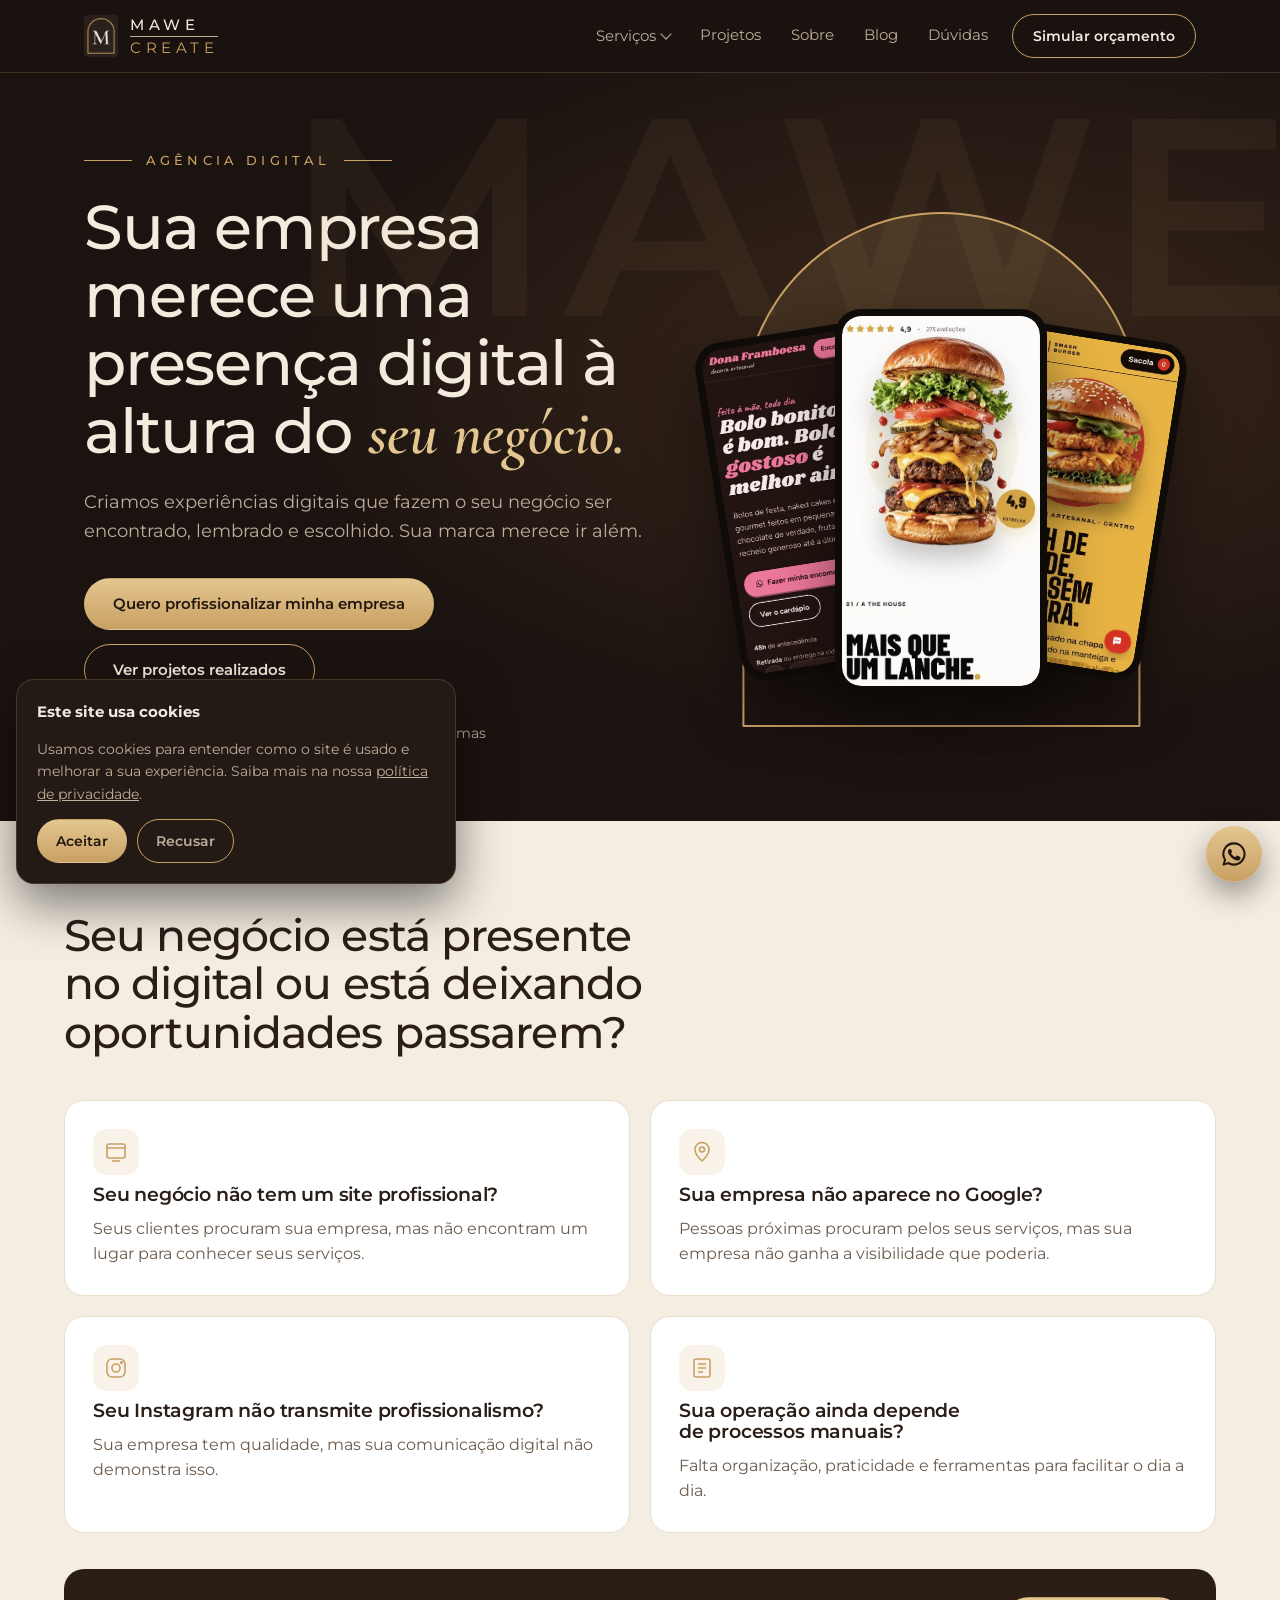
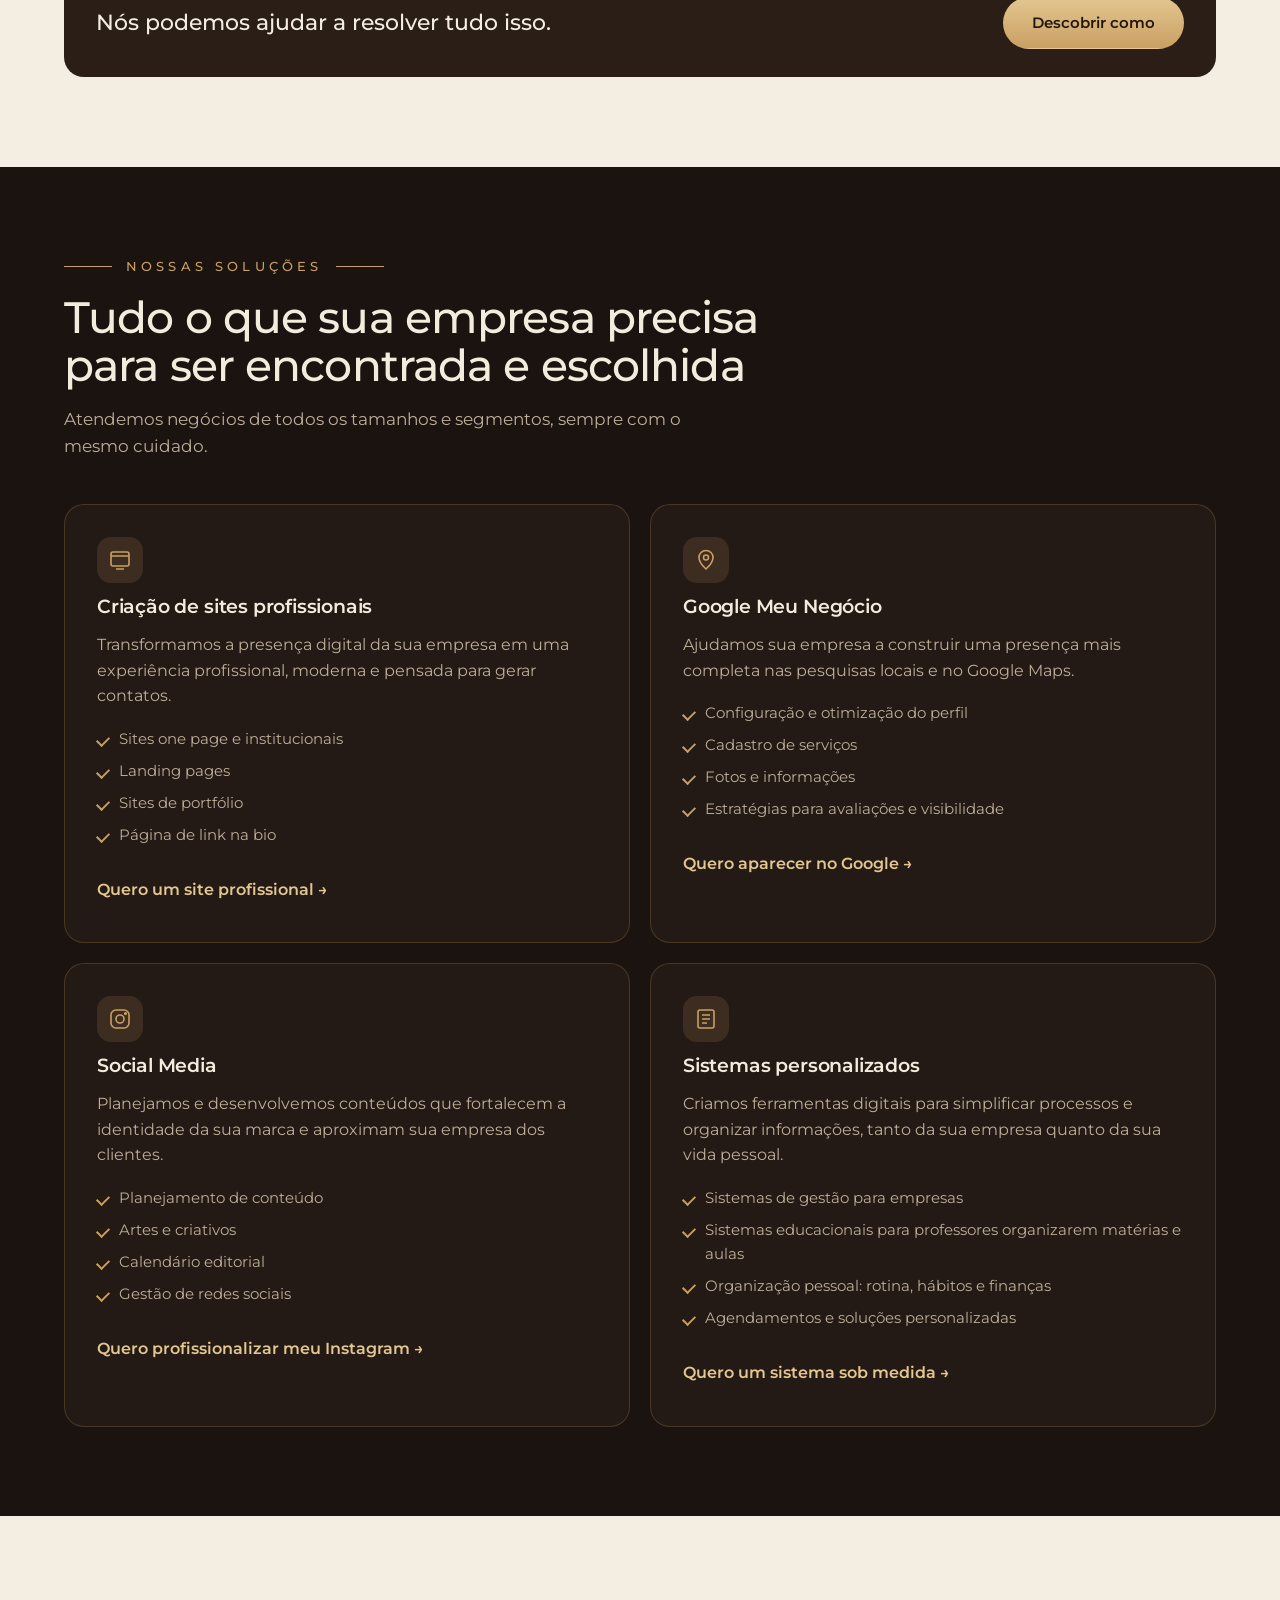
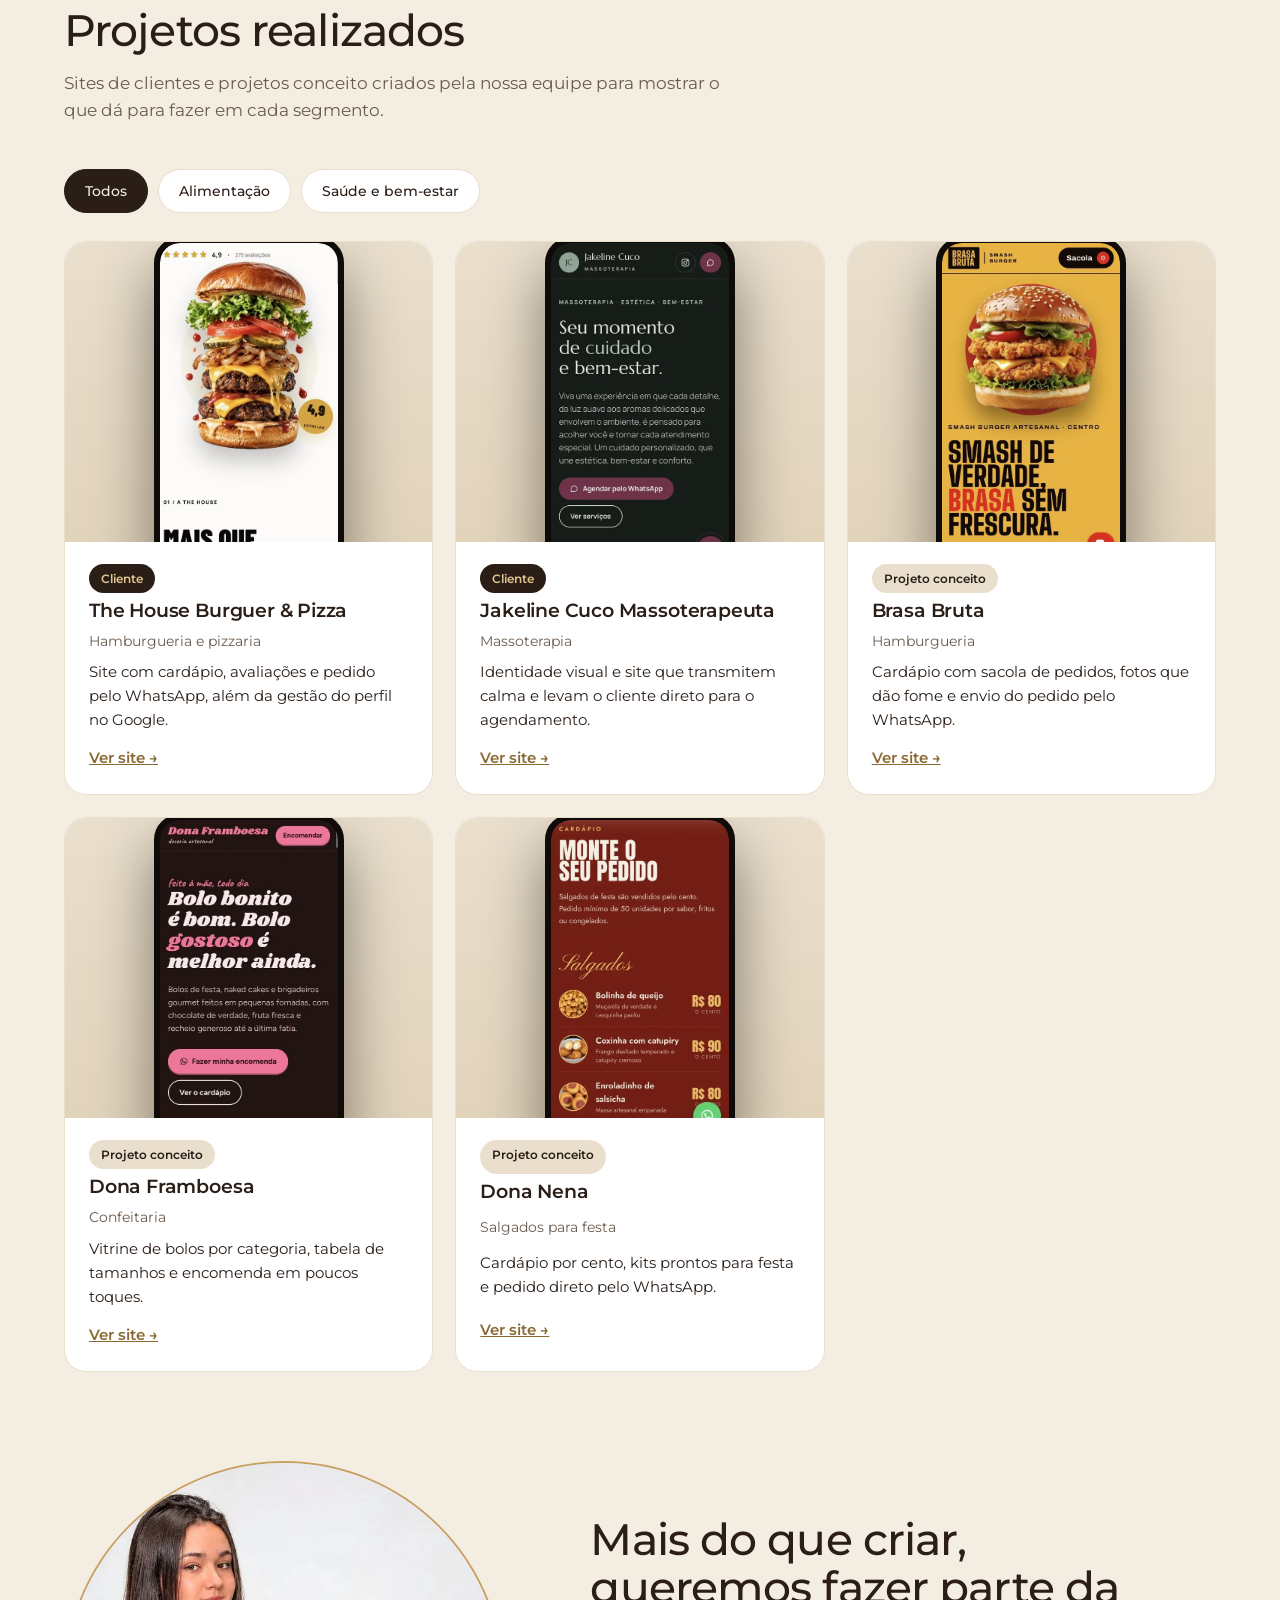
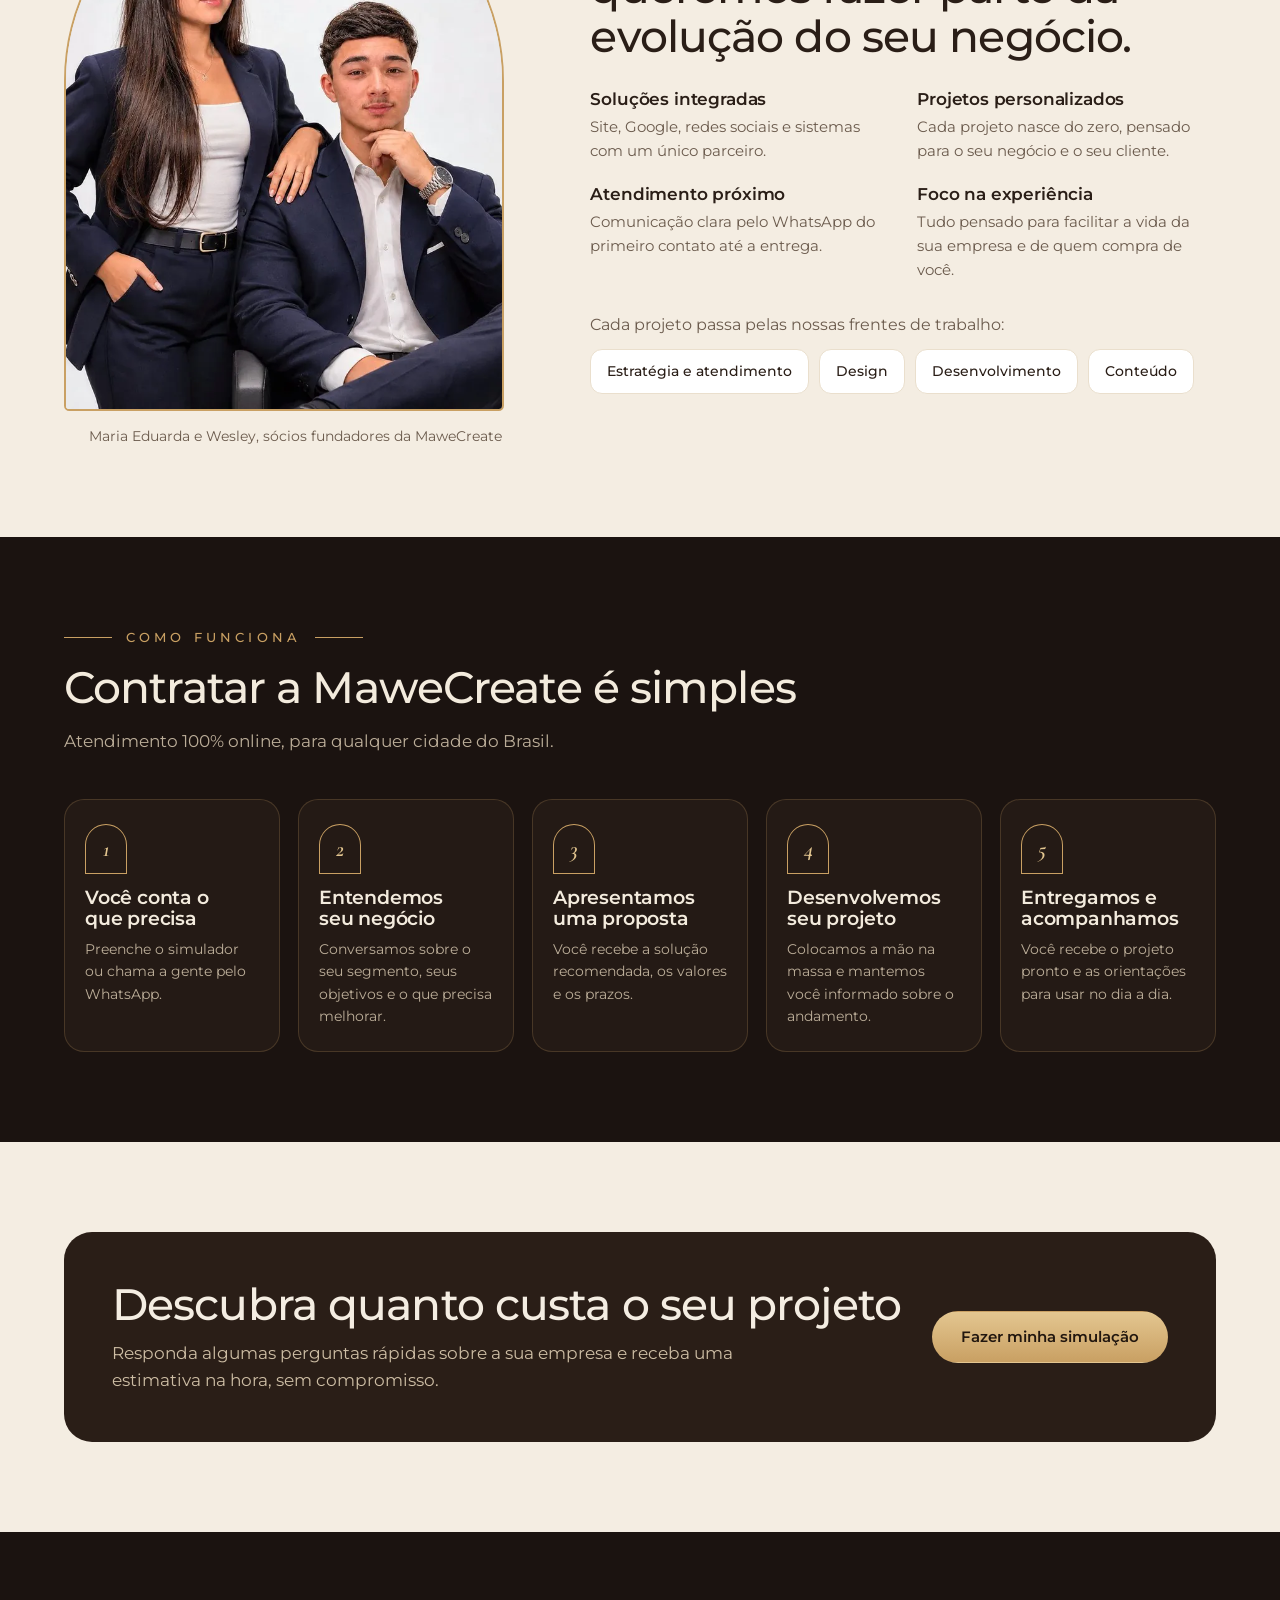
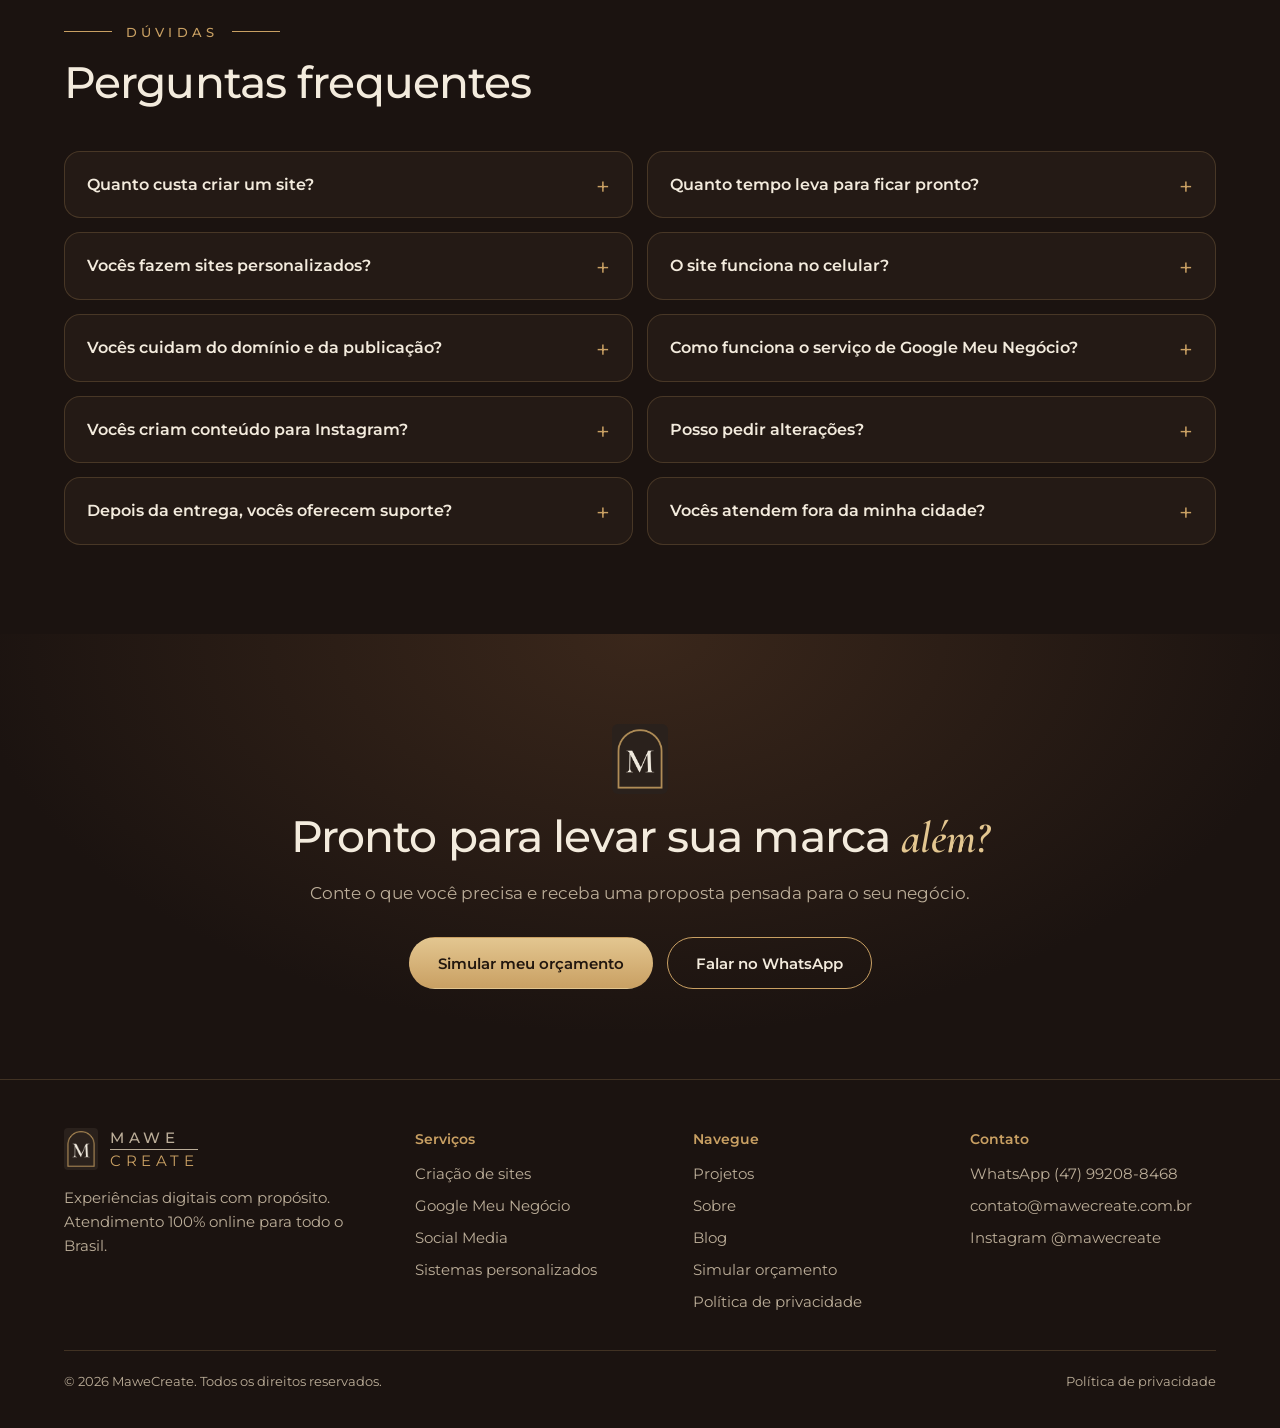
<file: index.html>
<!DOCTYPE html>
<html lang="pt-BR">
<head>
<meta charset="utf-8">
<meta name="viewport" content="width=device-width, initial-scale=1">
<title>MaweCreate | Criação de sites, Google Meu Negócio e Social Media</title>
<meta name="description" content="Sites profissionais, Google Meu Negócio, social media e sistemas personalizados. Atendimento 100% online para todo o Brasil.">
<link rel="canonical" href="https://mawecreate.com.br/">
<meta name="robots" content="index, follow, max-image-preview:large">
<meta name="theme-color" content="#1b1310">
<link rel="icon" type="image/png" sizes="48x48" href="assets/favicon-48.png">
<link rel="apple-touch-icon" href="assets/apple-touch-icon.png">
<link rel="manifest" href="site.webmanifest">
<meta property="og:type" content="website">
<meta property="og:locale" content="pt_BR">
<meta property="og:site_name" content="MaweCreate">
<meta property="og:title" content="MaweCreate | Criação de sites, Google Meu Negócio e Social Media">
<meta property="og:description" content="Sites profissionais, Google Meu Negócio, social media e sistemas personalizados. Atendimento 100% online para todo o Brasil.">
<meta property="og:url" content="https://mawecreate.com.br/">
<meta property="og:image" content="https://mawecreate.com.br/assets/og.jpg">
<meta property="og:image:width" content="1200">
<meta property="og:image:height" content="630">
<meta name="twitter:card" content="summary_large_image">
<link rel="preconnect" href="https://fonts.googleapis.com">
<link rel="preconnect" href="https://fonts.gstatic.com" crossorigin>
<link rel="stylesheet" href="https://fonts.googleapis.com/css2?family=Cormorant+Garamond:ital,wght@0,500;0,600;1,500;1,600&family=Montserrat:wght@400;500;600&display=swap">
<link rel="stylesheet" href="assets/site.css">
<script type="application/ld+json">{"@context": "https://schema.org", "@type": "ProfessionalService", "@id": "https://mawecreate.com.br/#empresa", "name": "MaweCreate", "alternateName": "Mawe Create", "slogan": "Sua marca merece ir além.", "description": "Agência digital que cria sites profissionais, cuida do Google Meu Negócio, faz social media e desenvolve sistemas personalizados, com atendimento 100% online para todo o Brasil.", "url": "https://mawecreate.com.br/", "logo": "https://mawecreate.com.br/assets/simbolo-mawe.png", "image": "https://mawecreate.com.br/assets/og.jpg", "telephone": "+55 47 99208-8468", "email": "contato@mawecreate.com.br", "address": {"@type": "PostalAddress", "addressLocality": "Brusque", "addressRegion": "SC", "addressCountry": "BR"}, "areaServed": {"@type": "Country", "name": "Brasil"}, "founder": [{"@type": "Person", "name": "Maria Eduarda"}, {"@type": "Person", "name": "Wesley"}], "sameAs": ["https://instagram.com/mawecreate"], "knowsAbout": ["Criação de sites", "Landing page", "Google Meu Negócio", "Social media", "Sistemas personalizados", "Sistemas educacionais"]}</script>
<script type="application/ld+json">{"@context": "https://schema.org", "@type": "FAQPage", "mainEntity": [{"@type": "Question", "name": "Quanto custa criar um site?", "acceptedAnswer": {"@type": "Answer", "text": "Depende do tipo de site e do que ele precisa ter. Use o simulador acima para ver um valor aproximado na hora."}}, {"@type": "Question", "name": "Quanto tempo leva para ficar pronto?", "acceptedAnswer": {"@type": "Answer", "text": "Um site one page fica pronto em cerca de 7 dias úteis, e um site institucional em cerca de 12 dias úteis. O prazo exato vai na proposta."}}, {"@type": "Question", "name": "Vocês fazem sites personalizados?", "acceptedAnswer": {"@type": "Answer", "text": "Sim. Cada site é criado do zero, com a identidade e o objetivo do seu negócio."}}, {"@type": "Question", "name": "O site funciona no celular?", "acceptedAnswer": {"@type": "Answer", "text": "Sim. Todos os projetos são pensados primeiro para o celular, que é onde a maioria dos seus clientes vai acessar."}}, {"@type": "Question", "name": "Vocês cuidam do domínio e da publicação?", "acceptedAnswer": {"@type": "Answer", "text": "O domínio fica no seu nome e custa cerca de R$ 40 por ano no Registro.br. Se preferir, fazemos o cadastro por uma taxa de R$ 25, e a publicação do site fica por nossa conta."}}, {"@type": "Question", "name": "Como funciona o serviço de Google Meu Negócio?", "acceptedAnswer": {"@type": "Answer", "text": "Criamos ou melhoramos o perfil da sua empresa com fotos, horários e serviços. Também temos um plano mensal para responder avaliações e manter tudo atualizado."}}, {"@type": "Question", "name": "Vocês criam conteúdo para Instagram?", "acceptedAnswer": {"@type": "Answer", "text": "Sim. Organizamos o perfil e temos planos mensais com artes, legendas, stories e calendário de conteúdo."}}, {"@type": "Question", "name": "Posso pedir alterações?", "acceptedAnswer": {"@type": "Answer", "text": "Sim. Todo projeto inclui até 2 rodadas de ajustes antes da entrega."}}, {"@type": "Question", "name": "Depois da entrega, vocês oferecem suporte?", "acceptedAnswer": {"@type": "Answer", "text": "Sim. Temos planos mensais de manutenção do site e de gestão do Google para quem quer seguir com a gente."}}, {"@type": "Question", "name": "Vocês atendem fora da minha cidade?", "acceptedAnswer": {"@type": "Answer", "text": "Atendemos todo o Brasil. Todo o processo é 100% online, pelo WhatsApp e por videochamada."}}]}</script>
</head>
<body>
<header class="top" id="top">
 <div class="wrap">
  <a class="brand" href="#inicio" aria-label="MaweCreate, página inicial"><img src="assets/simbolo-mawe.png" alt="" width="34" height="42"><span><b>MAWE</b><i>CREATE</i></span></a>
  <nav id="nav" aria-label="Menu principal">
   <div class="dd" id="dd"><button class="ddb" id="ddb" type="button" aria-expanded="false" aria-controls="ddm">Serviços</button><div class="ddm" id="ddm"><a href="criacao-de-sites.html"><b>Criação de sites</b><small>One page, landing page, institucional e link na bio</small></a><a href="google-meu-negocio.html"><b>Google Meu Negócio</b><small>Apareça no Google e no Maps</small></a><a href="social-media.html"><b>Social Media</b><small>Instagram organizado e conteúdo todo mês</small></a><a href="sistemas-personalizados.html"><b>Sistemas personalizados</b><small>Gestão, educação e organização pessoal</small></a></div></div>
   <a href="projetos.html">Projetos</a><a href="sobre.html">Sobre</a><a href="blog.html">Blog</a><a href="#duvidas">Dúvidas</a><a class="navcta" href="orcamento.html">Simular orçamento</a>
  </nav>
  <a class="btn btn-line" href="orcamento.html">Simular orçamento</a>
  <button class="menu" id="menu" aria-label="Abrir menu" aria-expanded="false" aria-controls="nav">&#9776;</button>
 </div>
</header>
<main>
<section class="hero" id="inicio">
 <div class="mark" aria-hidden="true">MAWE</div>
 <div class="wrap">
  <div>
   <div class="eyebrow">Agência digital</div>
   <h1>Sua empresa merece uma presença digital à altura do <span class="serif">seu negócio.</span></h1>
   <p class="lead">Criamos experiências digitais que fazem o seu negócio ser encontrado, lembrado e escolhido. Sua marca merece ir além.</p>
   <div class="ctas">
    <a class="btn btn-gold" href="orcamento.html">Quero profissionalizar minha empresa</a>
    <a class="btn btn-line" href="#projetos">Ver projetos realizados</a>
   </div>
   <p class="tags">Sites profissionais<b>•</b>Google<b>•</b>Social Media<b>•</b>Sistemas</p>
  </div>
  <div class="stage" aria-label="Sites criados pela MaweCreate">
   <div class="arch"></div>
   <div class="phone p1"><img src="assets/framboesa.webp" alt="Site da Dona Framboesa no celular"></div>
   <div class="phone p3"><img src="assets/brasa.webp" alt="Site da Brasa Bruta no celular"></div>
   <div class="phone p2"><img src="assets/house.webp" alt="Site da The House Burguer e Pizza no celular, com nota 4,9 no Google"></div>
  </div>
 </div>
</section>

<section class="band light" id="problemas">
 <div class="wrap">
  <div class="head">
   <h2>Seu negócio está presente no digital ou está deixando oportunidades passarem?</h2>
  </div>
  <div class="grid2">
   <div class="card"><div class="ico"><svg viewBox="0 0 24 24" fill="none" stroke="currentColor" stroke-width="1.6"><rect x="3" y="4" width="18" height="14" rx="2"/><path d="M3 8h18M8 21h8"/></svg></div><h3>Seu negócio não tem um site profissional?</h3><p class="mute">Seus clientes procuram sua empresa, mas não encontram um lugar para conhecer seus serviços.</p></div>
   <div class="card"><div class="ico"><svg viewBox="0 0 24 24" fill="none" stroke="currentColor" stroke-width="1.6"><path d="M12 21s-7-6.2-7-11.5A7 7 0 0 1 19 9.5C19 14.8 12 21 12 21z"/><circle cx="12" cy="9.5" r="2.5"/></svg></div><h3>Sua empresa não aparece no Google?</h3><p class="mute">Pessoas próximas procuram pelos seus serviços, mas sua empresa não ganha a visibilidade que poderia.</p></div>
   <div class="card"><div class="ico"><svg viewBox="0 0 24 24" fill="none" stroke="currentColor" stroke-width="1.6"><rect x="3" y="3" width="18" height="18" rx="5"/><circle cx="12" cy="12" r="4"/><circle cx="17.5" cy="6.5" r=".8" fill="currentColor"/></svg></div><h3>Seu Instagram não transmite profissionalismo?</h3><p class="mute">Sua empresa tem qualidade, mas sua comunicação digital não demonstra isso.</p></div>
   <div class="card"><div class="ico"><svg viewBox="0 0 24 24" fill="none" stroke="currentColor" stroke-width="1.6"><rect x="4" y="3" width="16" height="18" rx="2"/><path d="M8 8h8M8 12h8M8 16h5"/></svg></div><h3>Sua operação ainda depende de processos manuais?</h3><p class="mute">Falta organização, praticidade e ferramentas para facilitar o dia a dia.</p></div>
  </div>
  <div class="close"><p>Nós podemos ajudar a resolver tudo isso.</p><a class="btn btn-gold" href="#servicos">Descobrir como</a></div>
 </div>
</section>

<section class="band" id="servicos">
 <div class="wrap">
  <div class="head">
   <div class="eyebrow">Nossas soluções</div>
   <h2>Tudo o que sua empresa precisa para ser encontrada e escolhida</h2>
   <p class="lead">Atendemos negócios de todos os tamanhos e segmentos, sempre com o mesmo cuidado.</p>
  </div>
  <div class="svc">
   <div class="card"><div class="ico"><svg viewBox="0 0 24 24" fill="none" stroke="currentColor" stroke-width="1.6"><rect x="3" y="4" width="18" height="14" rx="2"/><path d="M3 8h18M8 21h8"/></svg></div><h3>Criação de sites profissionais</h3><p class="mute">Transformamos a presença digital da sua empresa em uma experiência profissional, moderna e pensada para gerar contatos.</p><ul><li>Sites one page e institucionais</li><li>Landing pages</li><li>Sites de portfólio</li><li>Página de link na bio</li></ul><a class="link" href="criacao-de-sites.html">Quero um site profissional &rarr;</a></div>
   <div class="card"><div class="ico"><svg viewBox="0 0 24 24" fill="none" stroke="currentColor" stroke-width="1.6"><path d="M12 21s-7-6.2-7-11.5A7 7 0 0 1 19 9.5C19 14.8 12 21 12 21z"/><circle cx="12" cy="9.5" r="2.5"/></svg></div><h3>Google Meu Negócio</h3><p class="mute">Ajudamos sua empresa a construir uma presença mais completa nas pesquisas locais e no Google Maps.</p><ul><li>Configuração e otimização do perfil</li><li>Cadastro de serviços</li><li>Fotos e informações</li><li>Estratégias para avaliações e visibilidade</li></ul><a class="link" href="google-meu-negocio.html">Quero aparecer no Google &rarr;</a></div>
   <div class="card"><div class="ico"><svg viewBox="0 0 24 24" fill="none" stroke="currentColor" stroke-width="1.6"><rect x="3" y="3" width="18" height="18" rx="5"/><circle cx="12" cy="12" r="4"/><circle cx="17.5" cy="6.5" r=".8" fill="currentColor"/></svg></div><h3>Social Media</h3><p class="mute">Planejamos e desenvolvemos conteúdos que fortalecem a identidade da sua marca e aproximam sua empresa dos clientes.</p><ul><li>Planejamento de conteúdo</li><li>Artes e criativos</li><li>Calendário editorial</li><li>Gestão de redes sociais</li></ul><a class="link" href="social-media.html">Quero profissionalizar meu Instagram &rarr;</a></div>
   <div class="card"><div class="ico"><svg viewBox="0 0 24 24" fill="none" stroke="currentColor" stroke-width="1.6"><rect x="4" y="3" width="16" height="18" rx="2"/><path d="M8 8h8M8 12h8M8 16h5"/></svg></div><h3>Sistemas personalizados</h3><p class="mute">Criamos ferramentas digitais para simplificar processos e organizar informações, tanto da sua empresa quanto da sua vida pessoal.</p><ul><li>Sistemas de gestão para empresas</li><li>Sistemas educacionais para professores organizarem matérias e aulas</li><li>Organização pessoal: rotina, hábitos e finanças</li><li>Agendamentos e soluções personalizadas</li></ul><a class="link" href="sistemas-personalizados.html">Quero um sistema sob medida &rarr;</a></div>
  </div>
 </div>
</section>

<section class="band light" id="projetos">
 <div class="wrap">
  <div class="head">
   <h2>Projetos realizados</h2>
   <p class="lead">Sites de clientes e projetos conceito criados pela nossa equipe para mostrar o que dá para fazer em cada segmento.</p>
  </div>
  <div class="filters" id="filters"><button type="button" aria-pressed="true" data-c="Todos">Todos</button><button type="button" aria-pressed="false" data-c="Alimentação">Alimentação</button><button type="button" aria-pressed="false" data-c="Saúde e bem-estar">Saúde e bem-estar</button></div>
  <div class="works" id="works"><article class="work"><div class="shot"><div class="phone"><img src="assets/house.webp" alt="Site The House Burguer &amp; Pizza no celular"></div></div><div class="body"><span class="badge real">Cliente</span><h3>The House Burguer &amp; Pizza</h3><span class="seg">Hamburgueria e pizzaria</span><p>Site com cardápio, avaliações e pedido pelo WhatsApp, além da gestão do perfil no Google.</p><a href="https://thehouseburgueria.com.br" target="_blank" rel="noopener">Ver site →</a></div></article><article class="work"><div class="shot"><div class="phone"><img src="assets/jakeline.webp" alt="Site Jakeline Cuco Massoterapeuta no celular"></div></div><div class="body"><span class="badge real">Cliente</span><h3>Jakeline Cuco Massoterapeuta</h3><span class="seg">Massoterapia</span><p>Identidade visual e site que transmitem calma e levam o cliente direto para o agendamento.</p><a href="https://jakelinecucomassoterapia.vercel.app" target="_blank" rel="noopener">Ver site →</a></div></article><article class="work"><div class="shot"><div class="phone"><img src="assets/brasa.webp" alt="Site Brasa Bruta no celular"></div></div><div class="body"><span class="badge">Projeto conceito</span><h3>Brasa Bruta</h3><span class="seg">Hamburgueria</span><p>Cardápio com sacola de pedidos, fotos que dão fome e envio do pedido pelo WhatsApp.</p><a href="https://brasabruta.vercel.app" target="_blank" rel="noopener">Ver site →</a></div></article><article class="work"><div class="shot"><div class="phone"><img src="assets/framboesa.webp" alt="Site Dona Framboesa no celular"></div></div><div class="body"><span class="badge">Projeto conceito</span><h3>Dona Framboesa</h3><span class="seg">Confeitaria</span><p>Vitrine de bolos por categoria, tabela de tamanhos e encomenda em poucos toques.</p><a href="https://donaframboesa.vercel.app" target="_blank" rel="noopener">Ver site →</a></div></article><article class="work"><div class="shot"><div class="phone"><img src="assets/nena.webp" alt="Site Dona Nena no celular"></div></div><div class="body"><span class="badge">Projeto conceito</span><h3>Dona Nena</h3><span class="seg">Salgados para festa</span><p>Cardápio por cento, kits prontos para festa e pedido direto pelo WhatsApp.</p><a href="https://donanena.vercel.app" target="_blank" rel="noopener">Ver site →</a></div></article></div>
 </div>
</section>

<section class="band light" id="sobre" style="padding-top:0">
 <div class="wrap about">
  <div>
   <div class="photo"><img src="assets/socios.webp" alt="Maria Eduarda e Wesley, sócios fundadores da MaweCreate"></div>
   <p class="cap">Maria Eduarda e Wesley, sócios fundadores da MaweCreate</p>
  </div>
  <div>
   <h2>Mais do que criar, queremos fazer parte da evolução do seu negócio.</h2>
   <div class="difs">
    <div><h3>Soluções integradas</h3><p>Site, Google, redes sociais e sistemas com um único parceiro.</p></div>
    <div><h3>Projetos personalizados</h3><p>Cada projeto nasce do zero, pensado para o seu negócio e o seu cliente.</p></div>
    <div><h3>Atendimento próximo</h3><p>Comunicação clara pelo WhatsApp do primeiro contato até a entrega.</p></div>
    <div><h3>Foco na experiência</h3><p>Tudo pensado para facilitar a vida da sua empresa e de quem compra de você.</p></div>
   </div>
   <p class="mute" style="margin-bottom:12px">Cada projeto passa pelas nossas frentes de trabalho:</p>
   <div class="fronts"><span>Estratégia e atendimento</span><span>Design</span><span>Desenvolvimento</span><span>Conteúdo</span></div>
  </div>
 </div>
</section>

<section class="band" id="como-funciona">
 <div class="wrap">
  <div class="head">
   <div class="eyebrow">Como funciona</div>
   <h2>Contratar a MaweCreate é simples</h2>
   <p class="lead">Atendimento 100% online, para qualquer cidade do Brasil.</p>
  </div>
  <ol class="steps">
   <li><h3>Você conta o que precisa</h3><p>Preenche o simulador ou chama a gente pelo WhatsApp.</p></li>
   <li><h3>Entendemos seu negócio</h3><p>Conversamos sobre o seu segmento, seus objetivos e o que precisa melhorar.</p></li>
   <li><h3>Apresentamos uma proposta</h3><p>Você recebe a solução recomendada, os valores e os prazos.</p></li>
   <li><h3>Desenvolvemos seu projeto</h3><p>Colocamos a mão na massa e mantemos você informado sobre o andamento.</p></li>
   <li><h3>Entregamos e acompanhamos</h3><p>Você recebe o projeto pronto e as orientações para usar no dia a dia.</p></li>
  </ol>
 </div>
</section>

<section class="band light" id="orcamento">
 <div class="wrap simcta">
  <div><h2>Descubra quanto custa o seu projeto</h2><p class="lead">Responda algumas perguntas rápidas sobre a sua empresa e receba uma estimativa na hora, sem compromisso.</p></div>
  <a class="btn btn-gold" href="orcamento.html">Fazer minha simulação</a>
 </div>
</section>

<section class="band" id="duvidas">
 <div class="wrap">
  <div class="head"><div class="eyebrow">Dúvidas</div><h2>Perguntas frequentes</h2></div>
  <div class="faq" id="faq"><details><summary>Quanto custa criar um site?</summary><p>Depende do tipo de site e do que ele precisa ter. Use o simulador acima para ver um valor aproximado na hora.</p></details><details><summary>Quanto tempo leva para ficar pronto?</summary><p>Um site one page fica pronto em cerca de 7 dias úteis, e um site institucional em cerca de 12 dias úteis. O prazo exato vai na proposta.</p></details><details><summary>Vocês fazem sites personalizados?</summary><p>Sim. Cada site é criado do zero, com a identidade e o objetivo do seu negócio.</p></details><details><summary>O site funciona no celular?</summary><p>Sim. Todos os projetos são pensados primeiro para o celular, que é onde a maioria dos seus clientes vai acessar.</p></details><details><summary>Vocês cuidam do domínio e da publicação?</summary><p>O domínio fica no seu nome e custa cerca de R$ 40 por ano no Registro.br. Se preferir, fazemos o cadastro por uma taxa de R$ 25, e a publicação do site fica por nossa conta.</p></details><details><summary>Como funciona o serviço de Google Meu Negócio?</summary><p>Criamos ou melhoramos o perfil da sua empresa com fotos, horários e serviços. Também temos um plano mensal para responder avaliações e manter tudo atualizado.</p></details><details><summary>Vocês criam conteúdo para Instagram?</summary><p>Sim. Organizamos o perfil e temos planos mensais com artes, legendas, stories e calendário de conteúdo.</p></details><details><summary>Posso pedir alterações?</summary><p>Sim. Todo projeto inclui até 2 rodadas de ajustes antes da entrega.</p></details><details><summary>Depois da entrega, vocês oferecem suporte?</summary><p>Sim. Temos planos mensais de manutenção do site e de gestão do Google para quem quer seguir com a gente.</p></details><details><summary>Vocês atendem fora da minha cidade?</summary><p>Atendemos todo o Brasil. Todo o processo é 100% online, pelo WhatsApp e por videochamada.</p></details></div>
 </div>
</section>

<section class="band final" id="contato">
 <div class="wrap">
  <img src="assets/simbolo-mawe.png" alt="" width="56" height="70" style="border-radius:6px">
  <h2>Pronto para levar sua marca <span class="serif">além?</span></h2>
  <p class="lead">Conte o que você precisa e receba uma proposta pensada para o seu negócio.</p>
  <div class="ctas"><a class="btn btn-gold" href="orcamento.html">Simular meu orçamento</a><a class="btn btn-line" href="https://wa.me/5547992088468?text=Ol%C3%A1%21%20Vim%20pelo%20site%20da%20MaweCreate." target="_blank" rel="noopener">Falar no WhatsApp</a></div>
 </div>
</section>
</main>

<footer>
 <div class="wrap">
  <div><a class="brand" href="index.html"><img src="assets/simbolo-mawe.png" alt="" width="34" height="42"><span><b>MAWE</b><i>CREATE</i></span></a><p class="mute" style="margin-top:16px;max-width:36ch;font-size:15px">Experiências digitais com propósito. Atendimento 100% online para todo o Brasil.</p></div>
  <div><h4>Serviços</h4><ul><li><a href="criacao-de-sites.html">Criação de sites</a></li><li><a href="google-meu-negocio.html">Google Meu Negócio</a></li><li><a href="social-media.html">Social Media</a></li><li><a href="sistemas-personalizados.html">Sistemas personalizados</a></li></ul></div>
  <div><h4>Navegue</h4><ul><li><a href="projetos.html">Projetos</a></li><li><a href="sobre.html">Sobre</a></li><li><a href="blog.html">Blog</a></li><li><a href="orcamento.html">Simular orçamento</a></li><li><a href="privacidade.html">Política de privacidade</a></li></ul></div>
  <div><h4>Contato</h4><ul><li><a href="https://wa.me/5547992088468" target="_blank" rel="noopener">WhatsApp (47) 99208-8468</a></li><li><a href="mailto:contato@mawecreate.com.br">contato@mawecreate.com.br</a></li><li><a href="https://instagram.com/mawecreate" target="_blank" rel="noopener">Instagram @mawecreate</a></li></ul></div>
 </div>
 <p class="copy"><span>© 2026 MaweCreate. Todos os direitos reservados.</span><a href="privacidade.html">Política de privacidade</a></p>
</footer>
<a class="wa" href="https://wa.me/5547992088468?text=Ol%C3%A1%21%20Vim%20pelo%20site%20da%20MaweCreate." target="_blank" rel="noopener" aria-label="Falar no WhatsApp"><svg viewBox="0 0 24 24" fill="currentColor"><path d="M12 2a10 10 0 0 0-8.6 15.1L2 22l5-1.3A10 10 0 1 0 12 2zm0 18.2a8.2 8.2 0 0 1-4.2-1.1l-.3-.2-3 .8.8-2.9-.2-.3A8.2 8.2 0 1 1 12 20.2zm4.5-6.1c-.2-.1-1.5-.7-1.7-.8s-.4-.1-.6.1-.7.8-.8 1-.3.2-.5.1a6.7 6.7 0 0 1-3.3-2.9c-.3-.4.2-.4.7-1.3a.5.5 0 0 0 0-.4l-.8-1.8c-.2-.5-.4-.4-.6-.4h-.5a1 1 0 0 0-.7.3 3 3 0 0 0-.9 2.2 5.2 5.2 0 0 0 1.1 2.7 11.9 11.9 0 0 0 4.5 4c1.7.7 2.4.8 3.2.6a2.7 2.7 0 0 0 1.8-1.3 2.2 2.2 0 0 0 .2-1.3c-.1-.1-.3-.2-.5-.3z"/></svg></a>
<script>
{
const $=id=>document.getElementById(id);
/* Projetos */
const W=[
 {n:'The House Burguer & Pizza',c:'Alimentação',s:'Hamburgueria e pizzaria',d:'Site com cardápio, avaliações e pedido pelo WhatsApp, além da gestão do perfil no Google.',img:'house',real:1,url:'https://thehouseburgueria.com.br'},
 {n:'Jakeline Cuco Massoterapeuta',c:'Saúde e bem-estar',s:'Massoterapia',d:'Identidade visual e site que transmitem calma e levam o cliente direto para o agendamento.',img:'jakeline',real:1,url:'https://jakelinecucomassoterapia.vercel.app'},
 {n:'Brasa Bruta',c:'Alimentação',s:'Hamburgueria',d:'Cardápio com sacola de pedidos, fotos que dão fome e envio do pedido pelo WhatsApp.',img:'brasa',url:'https://brasabruta.vercel.app'},
 {n:'Dona Framboesa',c:'Alimentação',s:'Confeitaria',d:'Vitrine de bolos por categoria, tabela de tamanhos e encomenda em poucos toques.',img:'framboesa',url:'https://donaframboesa.vercel.app'},
 {n:'Dona Nena',c:'Alimentação',s:'Salgados para festa',d:'Cardápio por cento, kits prontos para festa e pedido direto pelo WhatsApp.',img:'nena',url:'https://donanena.vercel.app'}
];
const cats=['Todos',...new Set(W.map(w=>w.c))];
let cur='Todos';
const draw=()=>{
 $('filters').innerHTML=cats.map(c=>`<button type="button" aria-pressed="${c===cur}" data-c="${c}">${c}</button>`).join('');
 $('works').innerHTML=W.filter(w=>cur==='Todos'||w.c===cur).map(w=>`<article class="work"><div class="shot${w.img?'':' txt'}">${w.img?`<div class="phone"><img src="assets/${w.img}.webp" alt="Site ${w.n} no celular"></div>`:`<div>Jakeline<br>Cuco</div>`}</div><div class="body"><span class="badge${w.real?' real':''}">${w.real?'Cliente':'Projeto conceito'}</span><h3>${w.n}</h3><span class="seg">${w.s}</span><p>${w.d}</p><a href="${w.url}" target="_blank" rel="noopener">Ver site &rarr;</a></div></article>`).join('');
};
$('filters').addEventListener('click',e=>{const b=e.target.closest('button');if(b){cur=b.dataset.c;draw()}});
draw();
/* Perguntas frequentes */
const F=[
 ['Quanto custa criar um site?','Depende do tipo de site e do que ele precisa ter. Use o simulador acima para ver um valor aproximado na hora.'],
 ['Quanto tempo leva para ficar pronto?','Um site one page fica pronto em cerca de 7 dias úteis, e um site institucional em cerca de 12 dias úteis. O prazo exato vai na proposta.'],
 ['Vocês fazem sites personalizados?','Sim. Cada site é criado do zero, com a identidade e o objetivo do seu negócio.'],
 ['O site funciona no celular?','Sim. Todos os projetos são pensados primeiro para o celular, que é onde a maioria dos seus clientes vai acessar.'],
 ['Vocês cuidam do domínio e da publicação?','O domínio fica no seu nome e custa cerca de R$ 40 por ano no Registro.br. Se preferir, fazemos o cadastro por uma taxa de R$ 25, e a publicação do site fica por nossa conta.'],
 ['Como funciona o serviço de Google Meu Negócio?','Criamos ou melhoramos o perfil da sua empresa com fotos, horários e serviços. Também temos um plano mensal para responder avaliações e manter tudo atualizado.'],
 ['Vocês criam conteúdo para Instagram?','Sim. Organizamos o perfil e temos planos mensais com artes, legendas, stories e calendário de conteúdo.'],
 ['Posso pedir alterações?','Sim. Todo projeto inclui até 2 rodadas de ajustes antes da entrega.'],
 ['Depois da entrega, vocês oferecem suporte?','Sim. Temos planos mensais de manutenção do site e de gestão do Google para quem quer seguir com a gente.'],
 ['Vocês atendem fora da minha cidade?','Atendemos todo o Brasil. Todo o processo é 100% online, pelo WhatsApp e por videochamada.']
];
$('faq').innerHTML=F.map(f=>`<details><summary>${f[0]}</summary><p>${f[1]}</p></details>`).join('');
}
</script>
<script src="assets/site.js" defer></script>
<div class="cookie" id="cookie" role="dialog" aria-label="Aviso de cookies" hidden>
 <strong>Este site usa cookies</strong>
 <p>Usamos cookies para entender como o site é usado e melhorar a sua experiência. Saiba mais na nossa <a href="privacidade.html">política de privacidade</a>.</p>
 <div class="row"><button class="btn btn-gold" type="button" data-c="aceito">Aceitar</button><button class="btn btn-line" type="button" data-c="recusado">Recusar</button></div>
</div>
</body>
</html>
</file>
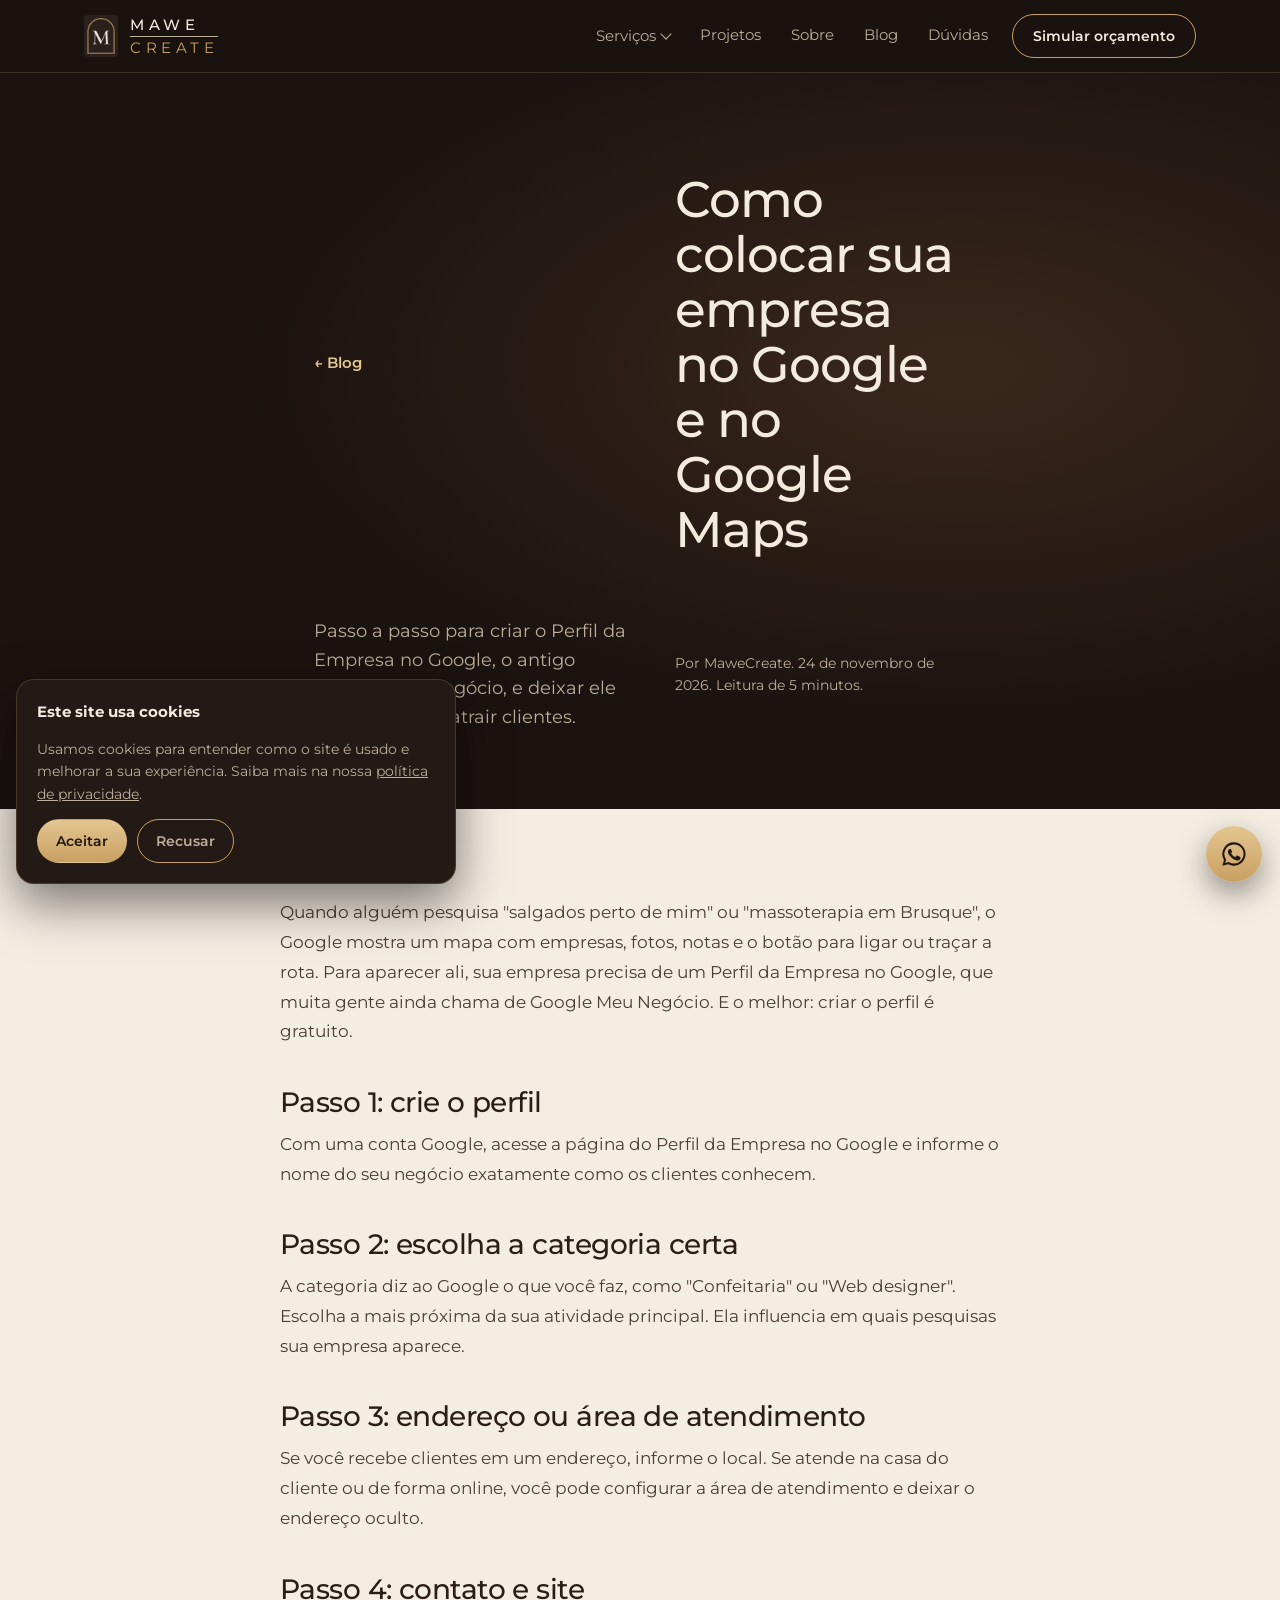
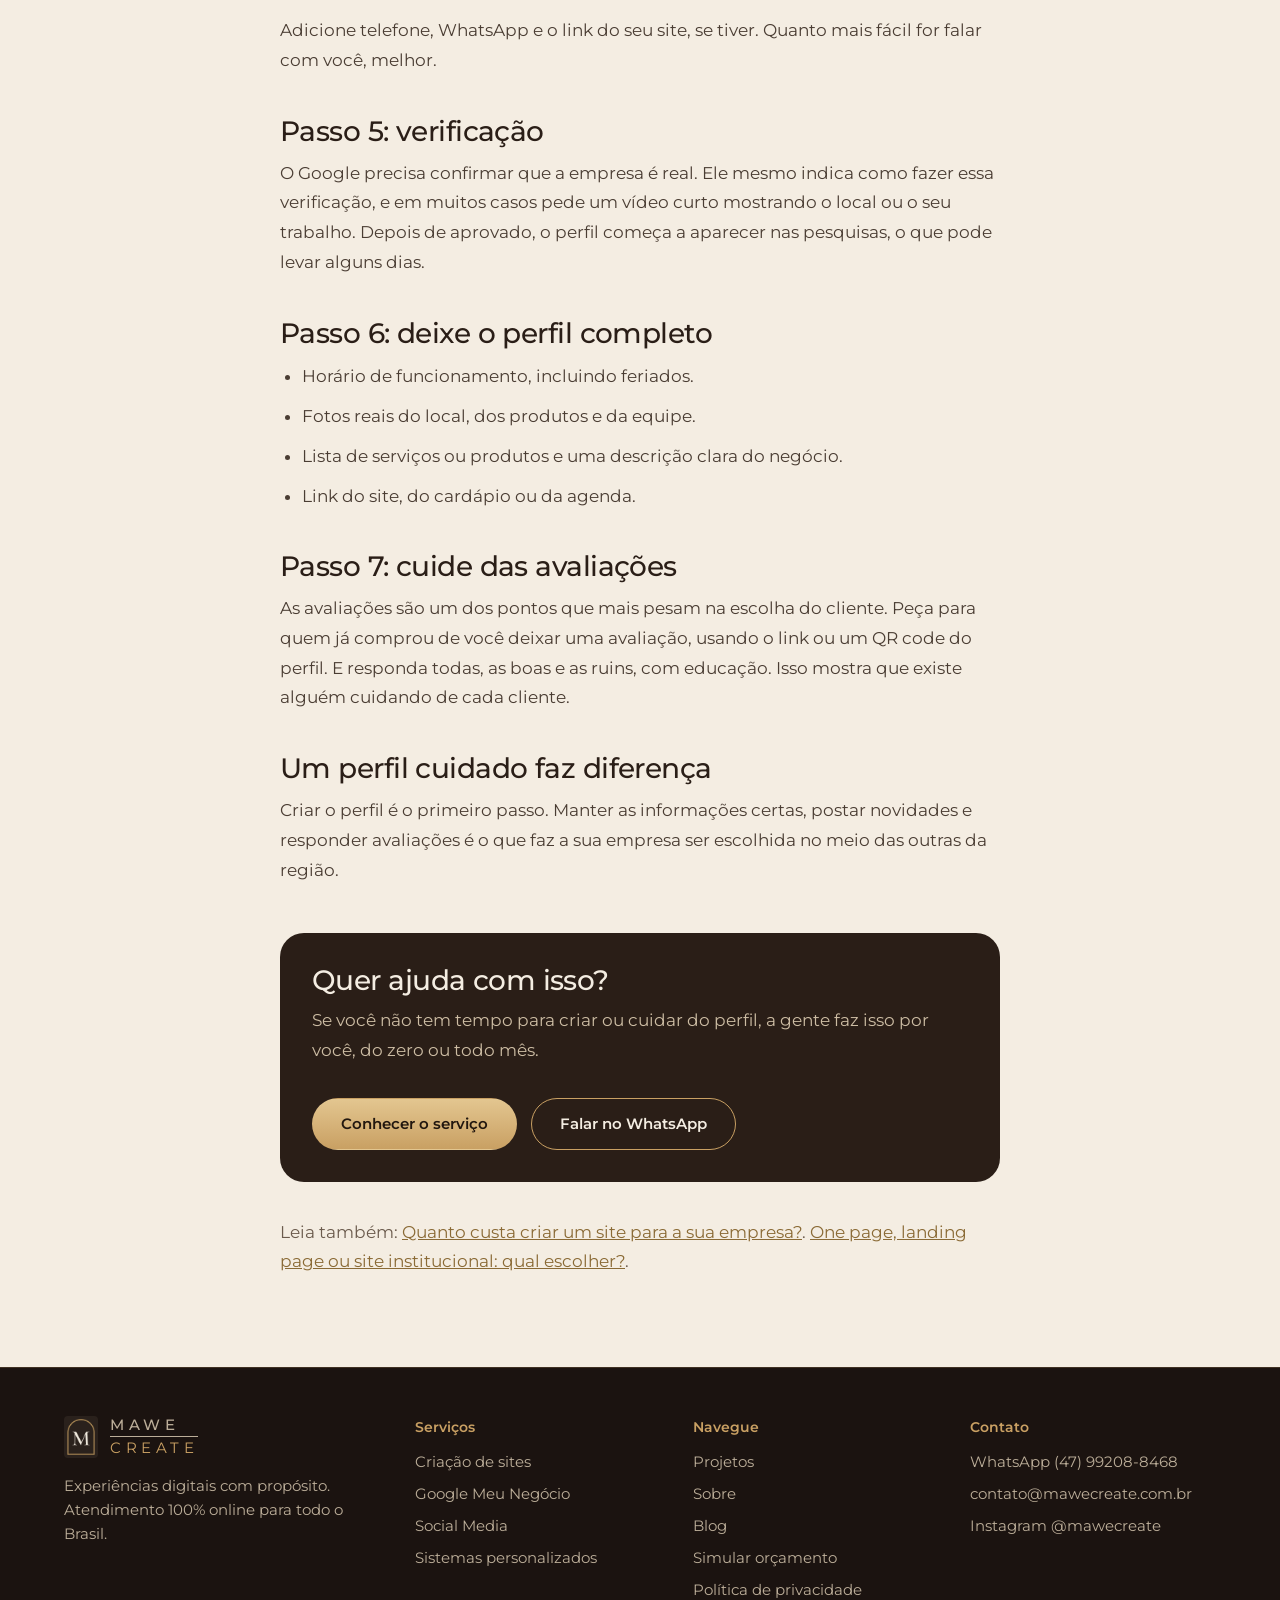
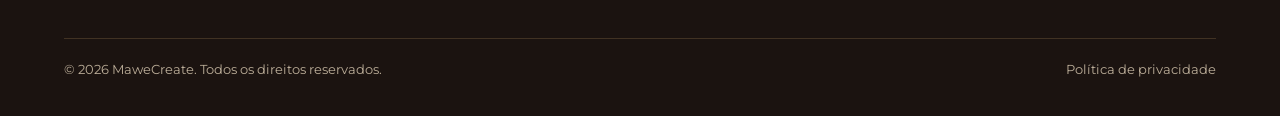
<file: blog-como-aparecer-no-google-maps.html>
<!DOCTYPE html>
<html lang="pt-BR">
<head>
<meta charset="utf-8">
<meta name="viewport" content="width=device-width, initial-scale=1">
<title>Como colocar sua empresa no Google e no Google Maps | Blog MaweCreate</title>
<meta name="description" content="Passo a passo para criar o Perfil da Empresa no Google, o antigo Google Meu Negócio, e deixar ele completo para atrair clientes.">
<link rel="canonical" href="https://mawecreate.com.br/blog-como-aparecer-no-google-maps.html">
<meta name="robots" content="index, follow, max-image-preview:large">
<meta name="theme-color" content="#1b1310">
<link rel="icon" type="image/png" sizes="48x48" href="assets/favicon-48.png">
<link rel="apple-touch-icon" href="assets/apple-touch-icon.png">
<link rel="manifest" href="site.webmanifest">
<meta property="og:type" content="article">
<meta property="og:locale" content="pt_BR">
<meta property="og:site_name" content="MaweCreate">
<meta property="og:title" content="Como colocar sua empresa no Google e no Google Maps | Blog MaweCreate">
<meta property="og:description" content="Passo a passo para criar o Perfil da Empresa no Google, o antigo Google Meu Negócio, e deixar ele completo para atrair clientes.">
<meta property="og:url" content="https://mawecreate.com.br/blog-como-aparecer-no-google-maps.html">
<meta property="og:image" content="https://mawecreate.com.br/assets/og.jpg">
<meta property="og:image:width" content="1200">
<meta property="og:image:height" content="630">
<meta name="twitter:card" content="summary_large_image">
<link rel="preconnect" href="https://fonts.googleapis.com">
<link rel="preconnect" href="https://fonts.gstatic.com" crossorigin>
<link rel="stylesheet" href="https://fonts.googleapis.com/css2?family=Cormorant+Garamond:ital,wght@0,500;0,600;1,500;1,600&family=Montserrat:wght@400;500;600&display=swap">
<link rel="stylesheet" href="assets/site.css">
<script type="application/ld+json">{"@context": "https://schema.org", "@type": "BlogPosting", "headline": "Como colocar sua empresa no Google e no Google Maps", "description": "Passo a passo para criar o Perfil da Empresa no Google, o antigo Google Meu Negócio, e deixar ele completo para atrair clientes.", "datePublished": "2026-11-24", "dateModified": "2026-11-24", "inLanguage": "pt-BR", "url": "https://mawecreate.com.br/blog-como-aparecer-no-google-maps.html", "image": "https://mawecreate.com.br/assets/og.jpg", "author": {"@type": "Organization", "name": "MaweCreate", "url": "https://mawecreate.com.br/"}, "publisher": {"@type": "Organization", "name": "MaweCreate", "logo": {"@type": "ImageObject", "url": "https://mawecreate.com.br/assets/simbolo-mawe.png"}}, "mainEntityOfPage": "https://mawecreate.com.br/blog-como-aparecer-no-google-maps.html"}</script>
</head>
<body>
<header class="top" id="top">
 <div class="wrap">
  <a class="brand" href="index.html" aria-label="MaweCreate, página inicial"><img src="assets/simbolo-mawe.png" alt="" width="34" height="42"><span><b>MAWE</b><i>CREATE</i></span></a>
  <nav id="nav" aria-label="Menu principal">
   <div class="dd" id="dd"><button class="ddb" id="ddb" type="button" aria-expanded="false" aria-controls="ddm">Serviços</button><div class="ddm" id="ddm"><a href="criacao-de-sites.html"><b>Criação de sites</b><small>One page, landing page, institucional e link na bio</small></a><a href="google-meu-negocio.html"><b>Google Meu Negócio</b><small>Apareça no Google e no Maps</small></a><a href="social-media.html"><b>Social Media</b><small>Instagram organizado e conteúdo todo mês</small></a><a href="sistemas-personalizados.html"><b>Sistemas personalizados</b><small>Gestão, educação e organização pessoal</small></a></div></div>
   <a href="projetos.html">Projetos</a><a href="sobre.html">Sobre</a><a href="blog.html">Blog</a><a href="index.html#duvidas">Dúvidas</a><a class="navcta" href="orcamento.html">Simular orçamento</a>
  </nav>
  <a class="btn btn-line" href="orcamento.html">Simular orçamento</a>
  <button class="menu" id="menu" aria-label="Abrir menu" aria-expanded="false" aria-controls="nav">&#9776;</button>
 </div>
</header>
<main>
<section class="hero">
 <div class="wrap article-head">
  <a class="back" href="blog.html">&larr; Blog</a>
  <h1>Como colocar sua empresa no Google e no Google Maps</h1>
  <p class="lead">Passo a passo para criar o Perfil da Empresa no Google, o antigo Google Meu Negócio, e deixar ele completo para atrair clientes.</p>
  <p class="meta">Por MaweCreate. 24 de novembro de 2026. Leitura de 5 minutos.</p>
 </div>
</section>
<section class="band light">
 <article class="article">
 
 <p>Quando alguém pesquisa "salgados perto de mim" ou "massoterapia em Brusque", o Google mostra um mapa com empresas, fotos, notas e o botão para ligar ou traçar a rota. Para aparecer ali, sua empresa precisa de um Perfil da Empresa no Google, que muita gente ainda chama de Google Meu Negócio. E o melhor: criar o perfil é gratuito.</p>
 <h2>Passo 1: crie o perfil</h2>
 <p>Com uma conta Google, acesse a página do Perfil da Empresa no Google e informe o nome do seu negócio exatamente como os clientes conhecem.</p>
 <h2>Passo 2: escolha a categoria certa</h2>
 <p>A categoria diz ao Google o que você faz, como "Confeitaria" ou "Web designer". Escolha a mais próxima da sua atividade principal. Ela influencia em quais pesquisas sua empresa aparece.</p>
 <h2>Passo 3: endereço ou área de atendimento</h2>
 <p>Se você recebe clientes em um endereço, informe o local. Se atende na casa do cliente ou de forma online, você pode configurar a área de atendimento e deixar o endereço oculto.</p>
 <h2>Passo 4: contato e site</h2>
 <p>Adicione telefone, WhatsApp e o link do seu site, se tiver. Quanto mais fácil for falar com você, melhor.</p>
 <h2>Passo 5: verificação</h2>
 <p>O Google precisa confirmar que a empresa é real. Ele mesmo indica como fazer essa verificação, e em muitos casos pede um vídeo curto mostrando o local ou o seu trabalho. Depois de aprovado, o perfil começa a aparecer nas pesquisas, o que pode levar alguns dias.</p>
 <h2>Passo 6: deixe o perfil completo</h2>
 <ul>
  <li>Horário de funcionamento, incluindo feriados.</li>
  <li>Fotos reais do local, dos produtos e da equipe.</li>
  <li>Lista de serviços ou produtos e uma descrição clara do negócio.</li>
  <li>Link do site, do cardápio ou da agenda.</li>
 </ul>
 <h2>Passo 7: cuide das avaliações</h2>
 <p>As avaliações são um dos pontos que mais pesam na escolha do cliente. Peça para quem já comprou de você deixar uma avaliação, usando o link ou um QR code do perfil. E responda todas, as boas e as ruins, com educação. Isso mostra que existe alguém cuidando de cada cliente.</p>
 <h2>Um perfil cuidado faz diferença</h2>
 <p>Criar o perfil é o primeiro passo. Manter as informações certas, postar novidades e responder avaliações é o que faz a sua empresa ser escolhida no meio das outras da região.</p>

  <div class="cta-box"><h2>Quer ajuda com isso?</h2><p>Se você não tem tempo para criar ou cuidar do perfil, a gente faz isso por você, do zero ou todo mês.</p><div class="ctas"><a class="btn btn-gold" href="google-meu-negocio.html">Conhecer o serviço</a><a class="btn btn-line" href="https://wa.me/5547992088468?text=Ol%C3%A1%21%20Li%20um%20artigo%20no%20blog%20da%20MaweCreate%20e%20quero%20tirar%20uma%20d%C3%BAvida." target="_blank" rel="noopener">Falar no WhatsApp</a></div></div>
  <p class="mute" style="margin-top:36px">Leia também: <a href="blog-quanto-custa-um-site.html">Quanto custa criar um site para a sua empresa?</a>. <a href="blog-one-page-landing-page-ou-institucional.html">One page, landing page ou site institucional: qual escolher?</a>.</p>
 </article>
</section>
</main>

<footer>
 <div class="wrap">
  <div><a class="brand" href="index.html"><img src="assets/simbolo-mawe.png" alt="" width="34" height="42"><span><b>MAWE</b><i>CREATE</i></span></a><p class="mute" style="margin-top:16px;max-width:36ch;font-size:15px">Experiências digitais com propósito. Atendimento 100% online para todo o Brasil.</p></div>
  <div><h4>Serviços</h4><ul><li><a href="criacao-de-sites.html">Criação de sites</a></li><li><a href="google-meu-negocio.html">Google Meu Negócio</a></li><li><a href="social-media.html">Social Media</a></li><li><a href="sistemas-personalizados.html">Sistemas personalizados</a></li></ul></div>
  <div><h4>Navegue</h4><ul><li><a href="projetos.html">Projetos</a></li><li><a href="sobre.html">Sobre</a></li><li><a href="blog.html">Blog</a></li><li><a href="orcamento.html">Simular orçamento</a></li><li><a href="privacidade.html">Política de privacidade</a></li></ul></div>
  <div><h4>Contato</h4><ul><li><a href="https://wa.me/5547992088468" target="_blank" rel="noopener">WhatsApp (47) 99208-8468</a></li><li><a href="mailto:contato@mawecreate.com.br">contato@mawecreate.com.br</a></li><li><a href="https://instagram.com/mawecreate" target="_blank" rel="noopener">Instagram @mawecreate</a></li></ul></div>
 </div>
 <p class="copy"><span>© 2026 MaweCreate. Todos os direitos reservados.</span><a href="privacidade.html">Política de privacidade</a></p>
</footer>
<a class="wa" href="https://wa.me/5547992088468?text=Ol%C3%A1%21%20Vim%20pelo%20site%20da%20MaweCreate." target="_blank" rel="noopener" aria-label="Falar no WhatsApp"><svg viewBox="0 0 24 24" fill="currentColor"><path d="M12 2a10 10 0 0 0-8.6 15.1L2 22l5-1.3A10 10 0 1 0 12 2zm0 18.2a8.2 8.2 0 0 1-4.2-1.1l-.3-.2-3 .8.8-2.9-.2-.3A8.2 8.2 0 1 1 12 20.2zm4.5-6.1c-.2-.1-1.5-.7-1.7-.8s-.4-.1-.6.1-.7.8-.8 1-.3.2-.5.1a6.7 6.7 0 0 1-3.3-2.9c-.3-.4.2-.4.7-1.3a.5.5 0 0 0 0-.4l-.8-1.8c-.2-.5-.4-.4-.6-.4h-.5a1 1 0 0 0-.7.3 3 3 0 0 0-.9 2.2 5.2 5.2 0 0 0 1.1 2.7 11.9 11.9 0 0 0 4.5 4c1.7.7 2.4.8 3.2.6a2.7 2.7 0 0 0 1.8-1.3 2.2 2.2 0 0 0 .2-1.3c-.1-.1-.3-.2-.5-.3z"/></svg></a>
<script src="assets/site.js" defer></script>
<div class="cookie" id="cookie" role="dialog" aria-label="Aviso de cookies" hidden>
 <strong>Este site usa cookies</strong>
 <p>Usamos cookies para entender como o site é usado e melhorar a sua experiência. Saiba mais na nossa <a href="privacidade.html">política de privacidade</a>.</p>
 <div class="row"><button class="btn btn-gold" type="button" data-c="aceito">Aceitar</button><button class="btn btn-line" type="button" data-c="recusado">Recusar</button></div>
</div>
</body>
</html>
</file>
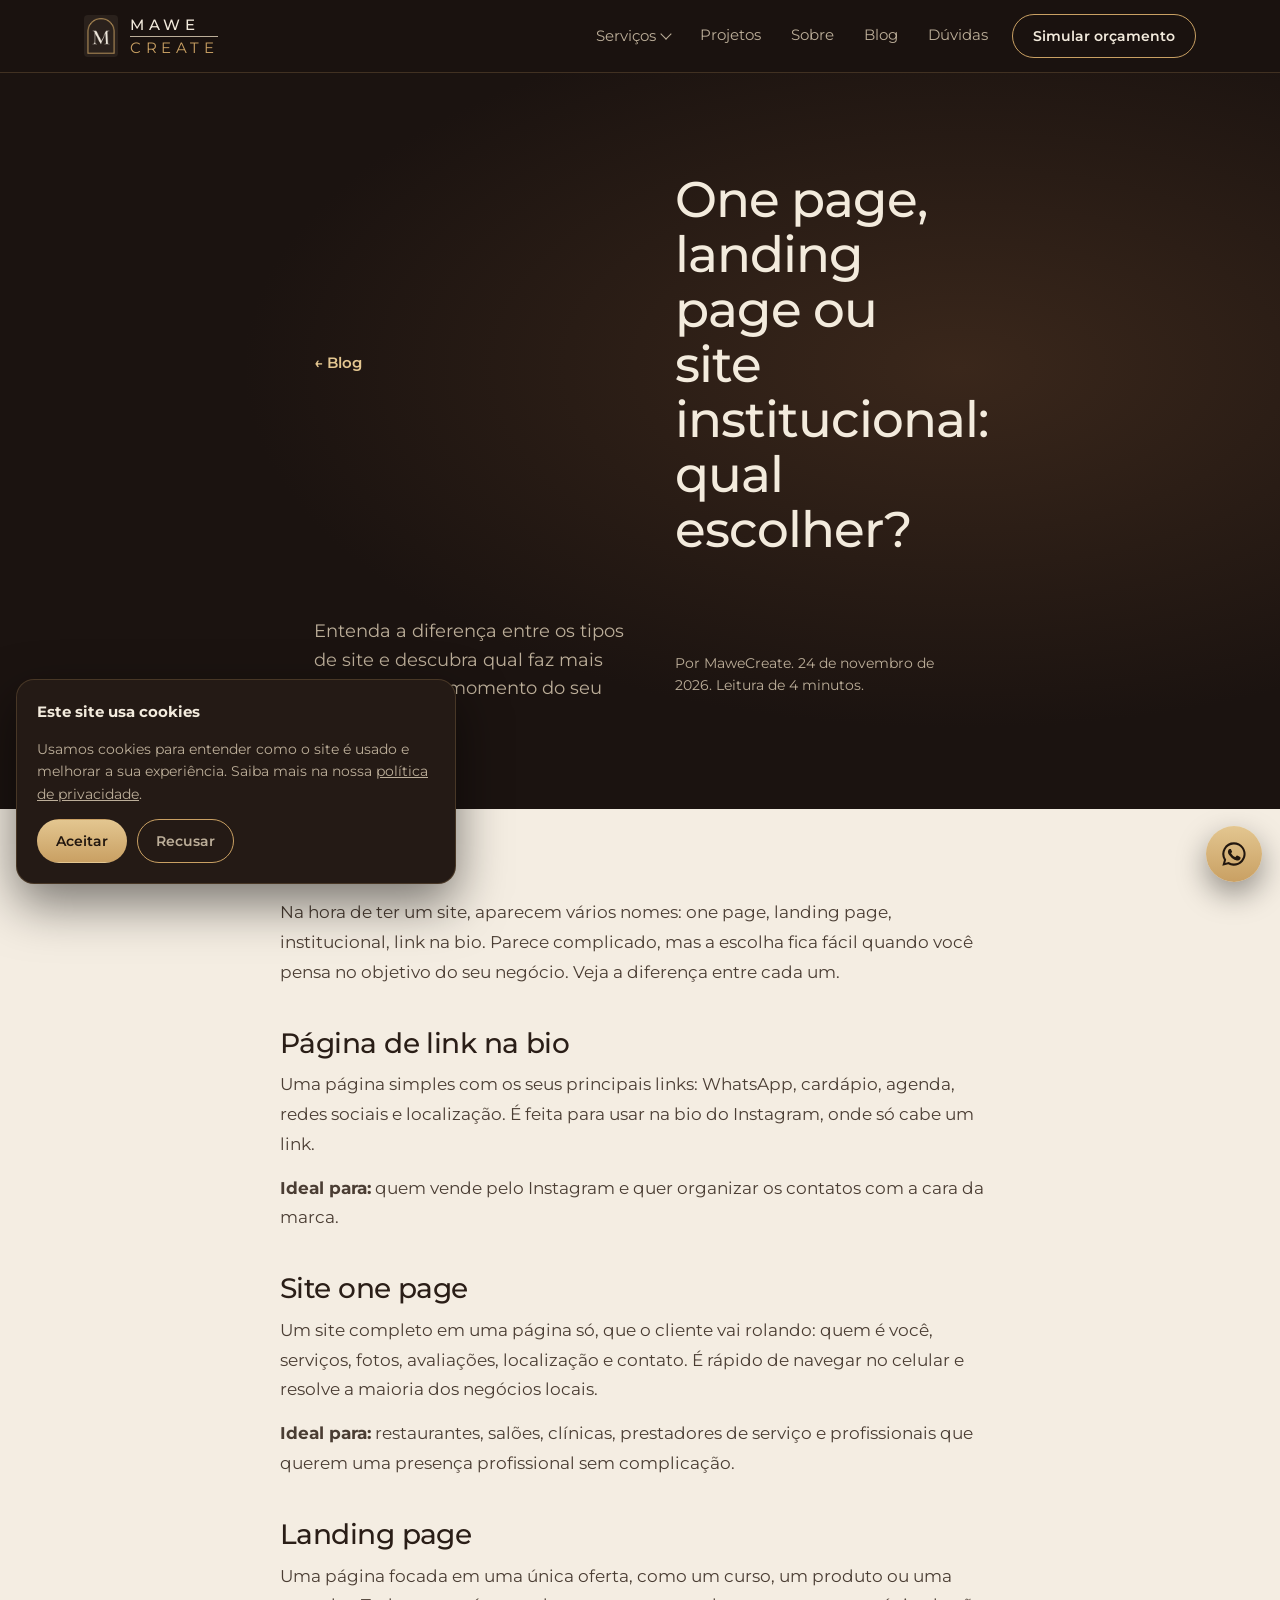
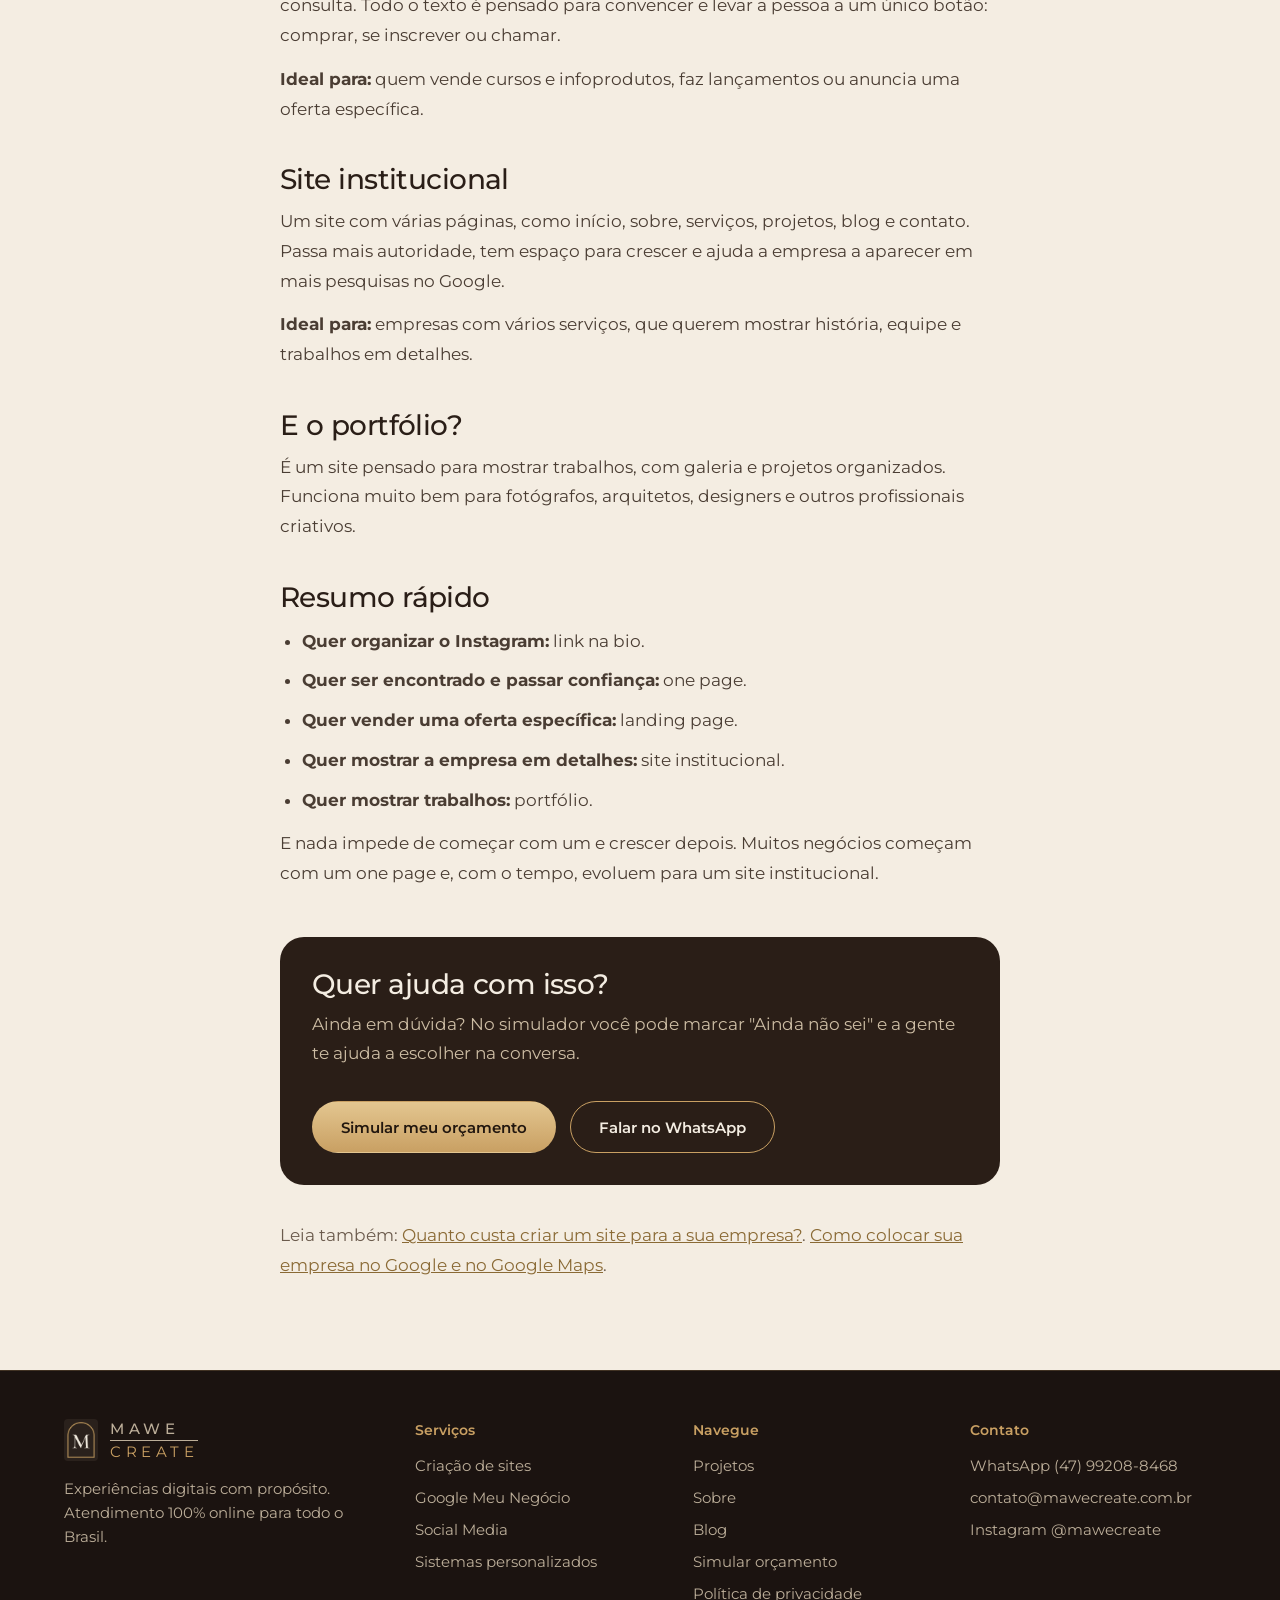
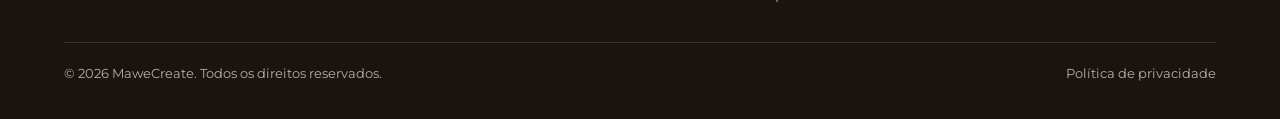
<file: blog-one-page-landing-page-ou-institucional.html>
<!DOCTYPE html>
<html lang="pt-BR">
<head>
<meta charset="utf-8">
<meta name="viewport" content="width=device-width, initial-scale=1">
<title>One page, landing page ou site institucional: qual escolher? | Blog MaweCreate</title>
<meta name="description" content="Entenda a diferença entre os tipos de site e descubra qual faz mais sentido para o momento do seu negócio.">
<link rel="canonical" href="https://mawecreate.com.br/blog-one-page-landing-page-ou-institucional.html">
<meta name="robots" content="index, follow, max-image-preview:large">
<meta name="theme-color" content="#1b1310">
<link rel="icon" type="image/png" sizes="48x48" href="assets/favicon-48.png">
<link rel="apple-touch-icon" href="assets/apple-touch-icon.png">
<link rel="manifest" href="site.webmanifest">
<meta property="og:type" content="article">
<meta property="og:locale" content="pt_BR">
<meta property="og:site_name" content="MaweCreate">
<meta property="og:title" content="One page, landing page ou site institucional: qual escolher? | Blog MaweCreate">
<meta property="og:description" content="Entenda a diferença entre os tipos de site e descubra qual faz mais sentido para o momento do seu negócio.">
<meta property="og:url" content="https://mawecreate.com.br/blog-one-page-landing-page-ou-institucional.html">
<meta property="og:image" content="https://mawecreate.com.br/assets/og.jpg">
<meta property="og:image:width" content="1200">
<meta property="og:image:height" content="630">
<meta name="twitter:card" content="summary_large_image">
<link rel="preconnect" href="https://fonts.googleapis.com">
<link rel="preconnect" href="https://fonts.gstatic.com" crossorigin>
<link rel="stylesheet" href="https://fonts.googleapis.com/css2?family=Cormorant+Garamond:ital,wght@0,500;0,600;1,500;1,600&family=Montserrat:wght@400;500;600&display=swap">
<link rel="stylesheet" href="assets/site.css">
<script type="application/ld+json">{"@context": "https://schema.org", "@type": "BlogPosting", "headline": "One page, landing page ou site institucional: qual escolher?", "description": "Entenda a diferença entre os tipos de site e descubra qual faz mais sentido para o momento do seu negócio.", "datePublished": "2026-11-24", "dateModified": "2026-11-24", "inLanguage": "pt-BR", "url": "https://mawecreate.com.br/blog-one-page-landing-page-ou-institucional.html", "image": "https://mawecreate.com.br/assets/og.jpg", "author": {"@type": "Organization", "name": "MaweCreate", "url": "https://mawecreate.com.br/"}, "publisher": {"@type": "Organization", "name": "MaweCreate", "logo": {"@type": "ImageObject", "url": "https://mawecreate.com.br/assets/simbolo-mawe.png"}}, "mainEntityOfPage": "https://mawecreate.com.br/blog-one-page-landing-page-ou-institucional.html"}</script>
</head>
<body>
<header class="top" id="top">
 <div class="wrap">
  <a class="brand" href="index.html" aria-label="MaweCreate, página inicial"><img src="assets/simbolo-mawe.png" alt="" width="34" height="42"><span><b>MAWE</b><i>CREATE</i></span></a>
  <nav id="nav" aria-label="Menu principal">
   <div class="dd" id="dd"><button class="ddb" id="ddb" type="button" aria-expanded="false" aria-controls="ddm">Serviços</button><div class="ddm" id="ddm"><a href="criacao-de-sites.html"><b>Criação de sites</b><small>One page, landing page, institucional e link na bio</small></a><a href="google-meu-negocio.html"><b>Google Meu Negócio</b><small>Apareça no Google e no Maps</small></a><a href="social-media.html"><b>Social Media</b><small>Instagram organizado e conteúdo todo mês</small></a><a href="sistemas-personalizados.html"><b>Sistemas personalizados</b><small>Gestão, educação e organização pessoal</small></a></div></div>
   <a href="projetos.html">Projetos</a><a href="sobre.html">Sobre</a><a href="blog.html">Blog</a><a href="index.html#duvidas">Dúvidas</a><a class="navcta" href="orcamento.html">Simular orçamento</a>
  </nav>
  <a class="btn btn-line" href="orcamento.html">Simular orçamento</a>
  <button class="menu" id="menu" aria-label="Abrir menu" aria-expanded="false" aria-controls="nav">&#9776;</button>
 </div>
</header>
<main>
<section class="hero">
 <div class="wrap article-head">
  <a class="back" href="blog.html">&larr; Blog</a>
  <h1>One page, landing page ou site institucional: qual escolher?</h1>
  <p class="lead">Entenda a diferença entre os tipos de site e descubra qual faz mais sentido para o momento do seu negócio.</p>
  <p class="meta">Por MaweCreate. 24 de novembro de 2026. Leitura de 4 minutos.</p>
 </div>
</section>
<section class="band light">
 <article class="article">
 
 <p>Na hora de ter um site, aparecem vários nomes: one page, landing page, institucional, link na bio. Parece complicado, mas a escolha fica fácil quando você pensa no objetivo do seu negócio. Veja a diferença entre cada um.</p>
 <h2>Página de link na bio</h2>
 <p>Uma página simples com os seus principais links: WhatsApp, cardápio, agenda, redes sociais e localização. É feita para usar na bio do Instagram, onde só cabe um link.</p>
 <p><strong>Ideal para:</strong> quem vende pelo Instagram e quer organizar os contatos com a cara da marca.</p>
 <h2>Site one page</h2>
 <p>Um site completo em uma página só, que o cliente vai rolando: quem é você, serviços, fotos, avaliações, localização e contato. É rápido de navegar no celular e resolve a maioria dos negócios locais.</p>
 <p><strong>Ideal para:</strong> restaurantes, salões, clínicas, prestadores de serviço e profissionais que querem uma presença profissional sem complicação.</p>
 <h2>Landing page</h2>
 <p>Uma página focada em uma única oferta, como um curso, um produto ou uma consulta. Todo o texto é pensado para convencer e levar a pessoa a um único botão: comprar, se inscrever ou chamar.</p>
 <p><strong>Ideal para:</strong> quem vende cursos e infoprodutos, faz lançamentos ou anuncia uma oferta específica.</p>
 <h2>Site institucional</h2>
 <p>Um site com várias páginas, como início, sobre, serviços, projetos, blog e contato. Passa mais autoridade, tem espaço para crescer e ajuda a empresa a aparecer em mais pesquisas no Google.</p>
 <p><strong>Ideal para:</strong> empresas com vários serviços, que querem mostrar história, equipe e trabalhos em detalhes.</p>
 <h2>E o portfólio?</h2>
 <p>É um site pensado para mostrar trabalhos, com galeria e projetos organizados. Funciona muito bem para fotógrafos, arquitetos, designers e outros profissionais criativos.</p>
 <h2>Resumo rápido</h2>
 <ul>
  <li><strong>Quer organizar o Instagram:</strong> link na bio.</li>
  <li><strong>Quer ser encontrado e passar confiança:</strong> one page.</li>
  <li><strong>Quer vender uma oferta específica:</strong> landing page.</li>
  <li><strong>Quer mostrar a empresa em detalhes:</strong> site institucional.</li>
  <li><strong>Quer mostrar trabalhos:</strong> portfólio.</li>
 </ul>
 <p>E nada impede de começar com um e crescer depois. Muitos negócios começam com um one page e, com o tempo, evoluem para um site institucional.</p>

  <div class="cta-box"><h2>Quer ajuda com isso?</h2><p>Ainda em dúvida? No simulador você pode marcar "Ainda não sei" e a gente te ajuda a escolher na conversa.</p><div class="ctas"><a class="btn btn-gold" href="orcamento.html#site">Simular meu orçamento</a><a class="btn btn-line" href="https://wa.me/5547992088468?text=Ol%C3%A1%21%20Li%20um%20artigo%20no%20blog%20da%20MaweCreate%20e%20quero%20tirar%20uma%20d%C3%BAvida." target="_blank" rel="noopener">Falar no WhatsApp</a></div></div>
  <p class="mute" style="margin-top:36px">Leia também: <a href="blog-quanto-custa-um-site.html">Quanto custa criar um site para a sua empresa?</a>. <a href="blog-como-aparecer-no-google-maps.html">Como colocar sua empresa no Google e no Google Maps</a>.</p>
 </article>
</section>
</main>

<footer>
 <div class="wrap">
  <div><a class="brand" href="index.html"><img src="assets/simbolo-mawe.png" alt="" width="34" height="42"><span><b>MAWE</b><i>CREATE</i></span></a><p class="mute" style="margin-top:16px;max-width:36ch;font-size:15px">Experiências digitais com propósito. Atendimento 100% online para todo o Brasil.</p></div>
  <div><h4>Serviços</h4><ul><li><a href="criacao-de-sites.html">Criação de sites</a></li><li><a href="google-meu-negocio.html">Google Meu Negócio</a></li><li><a href="social-media.html">Social Media</a></li><li><a href="sistemas-personalizados.html">Sistemas personalizados</a></li></ul></div>
  <div><h4>Navegue</h4><ul><li><a href="projetos.html">Projetos</a></li><li><a href="sobre.html">Sobre</a></li><li><a href="blog.html">Blog</a></li><li><a href="orcamento.html">Simular orçamento</a></li><li><a href="privacidade.html">Política de privacidade</a></li></ul></div>
  <div><h4>Contato</h4><ul><li><a href="https://wa.me/5547992088468" target="_blank" rel="noopener">WhatsApp (47) 99208-8468</a></li><li><a href="mailto:contato@mawecreate.com.br">contato@mawecreate.com.br</a></li><li><a href="https://instagram.com/mawecreate" target="_blank" rel="noopener">Instagram @mawecreate</a></li></ul></div>
 </div>
 <p class="copy"><span>© 2026 MaweCreate. Todos os direitos reservados.</span><a href="privacidade.html">Política de privacidade</a></p>
</footer>
<a class="wa" href="https://wa.me/5547992088468?text=Ol%C3%A1%21%20Vim%20pelo%20site%20da%20MaweCreate." target="_blank" rel="noopener" aria-label="Falar no WhatsApp"><svg viewBox="0 0 24 24" fill="currentColor"><path d="M12 2a10 10 0 0 0-8.6 15.1L2 22l5-1.3A10 10 0 1 0 12 2zm0 18.2a8.2 8.2 0 0 1-4.2-1.1l-.3-.2-3 .8.8-2.9-.2-.3A8.2 8.2 0 1 1 12 20.2zm4.5-6.1c-.2-.1-1.5-.7-1.7-.8s-.4-.1-.6.1-.7.8-.8 1-.3.2-.5.1a6.7 6.7 0 0 1-3.3-2.9c-.3-.4.2-.4.7-1.3a.5.5 0 0 0 0-.4l-.8-1.8c-.2-.5-.4-.4-.6-.4h-.5a1 1 0 0 0-.7.3 3 3 0 0 0-.9 2.2 5.2 5.2 0 0 0 1.1 2.7 11.9 11.9 0 0 0 4.5 4c1.7.7 2.4.8 3.2.6a2.7 2.7 0 0 0 1.8-1.3 2.2 2.2 0 0 0 .2-1.3c-.1-.1-.3-.2-.5-.3z"/></svg></a>
<script src="assets/site.js" defer></script>
<div class="cookie" id="cookie" role="dialog" aria-label="Aviso de cookies" hidden>
 <strong>Este site usa cookies</strong>
 <p>Usamos cookies para entender como o site é usado e melhorar a sua experiência. Saiba mais na nossa <a href="privacidade.html">política de privacidade</a>.</p>
 <div class="row"><button class="btn btn-gold" type="button" data-c="aceito">Aceitar</button><button class="btn btn-line" type="button" data-c="recusado">Recusar</button></div>
</div>
</body>
</html>
</file>
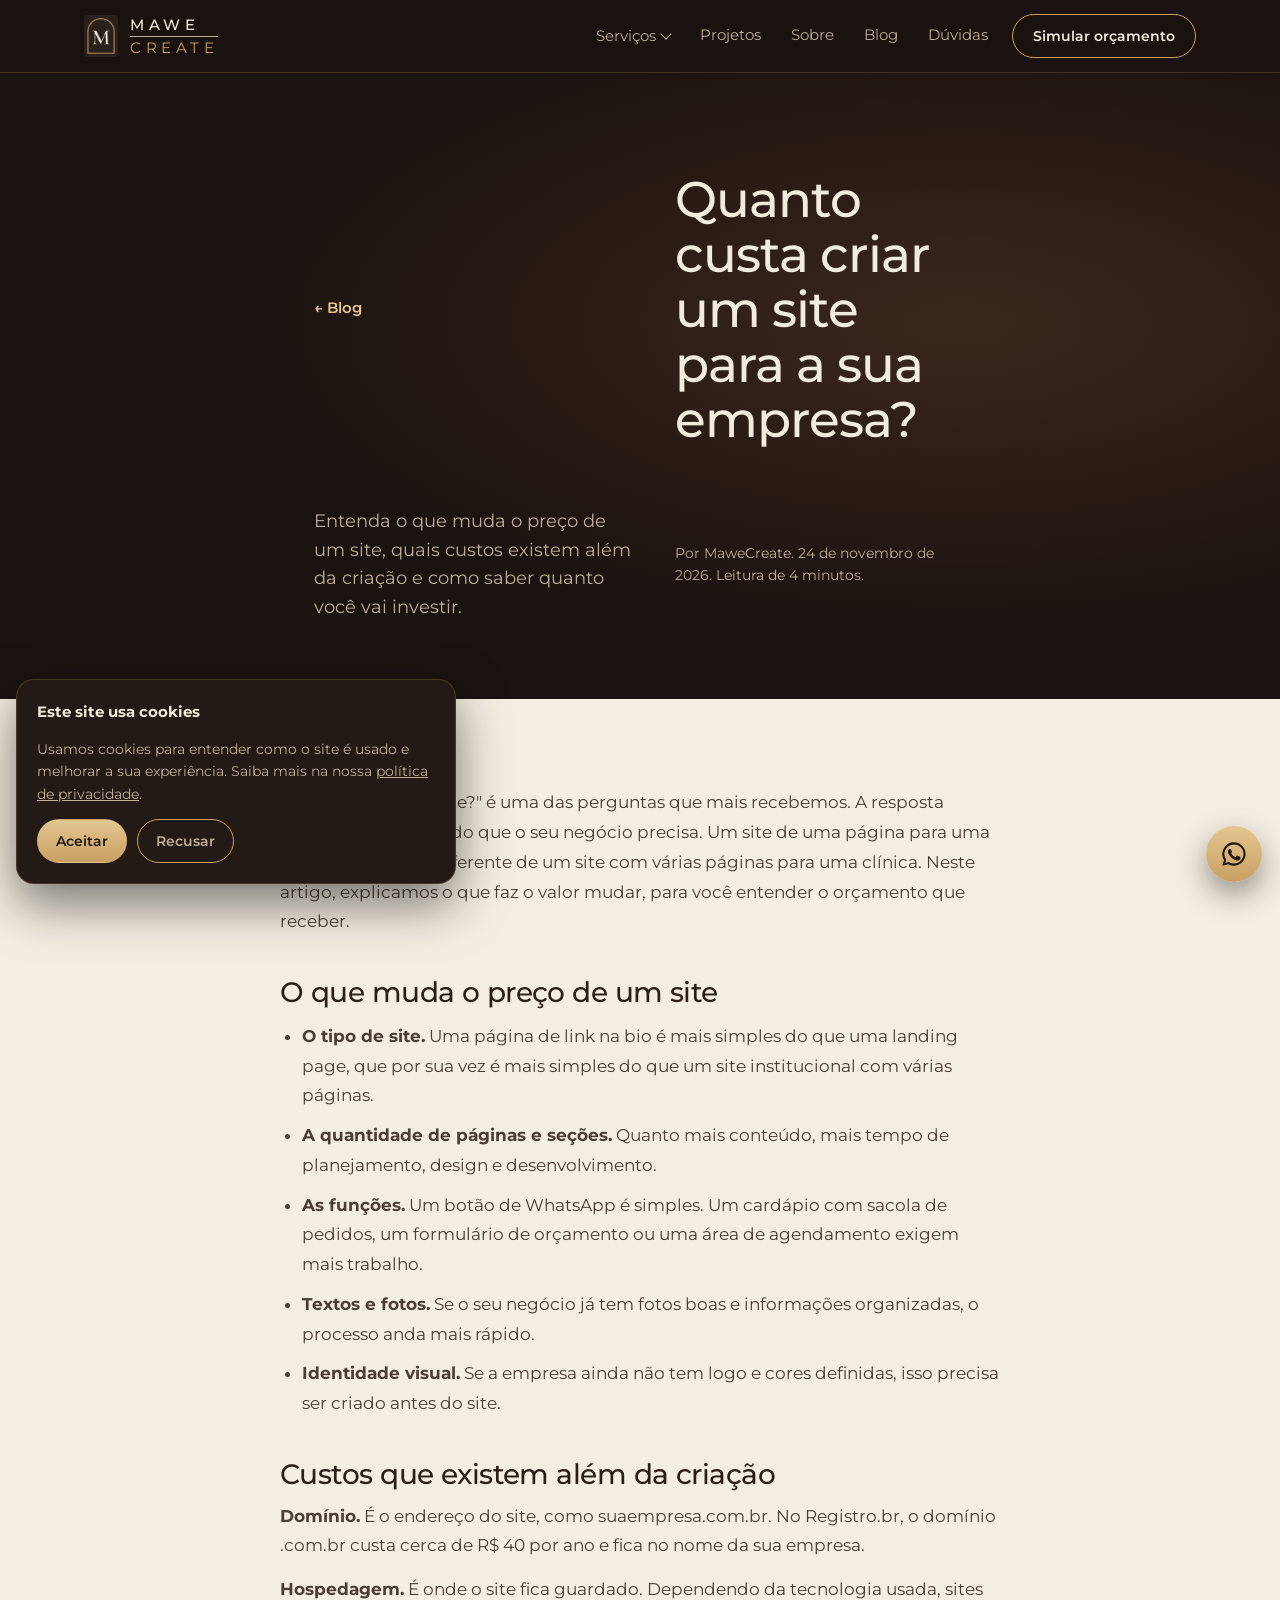
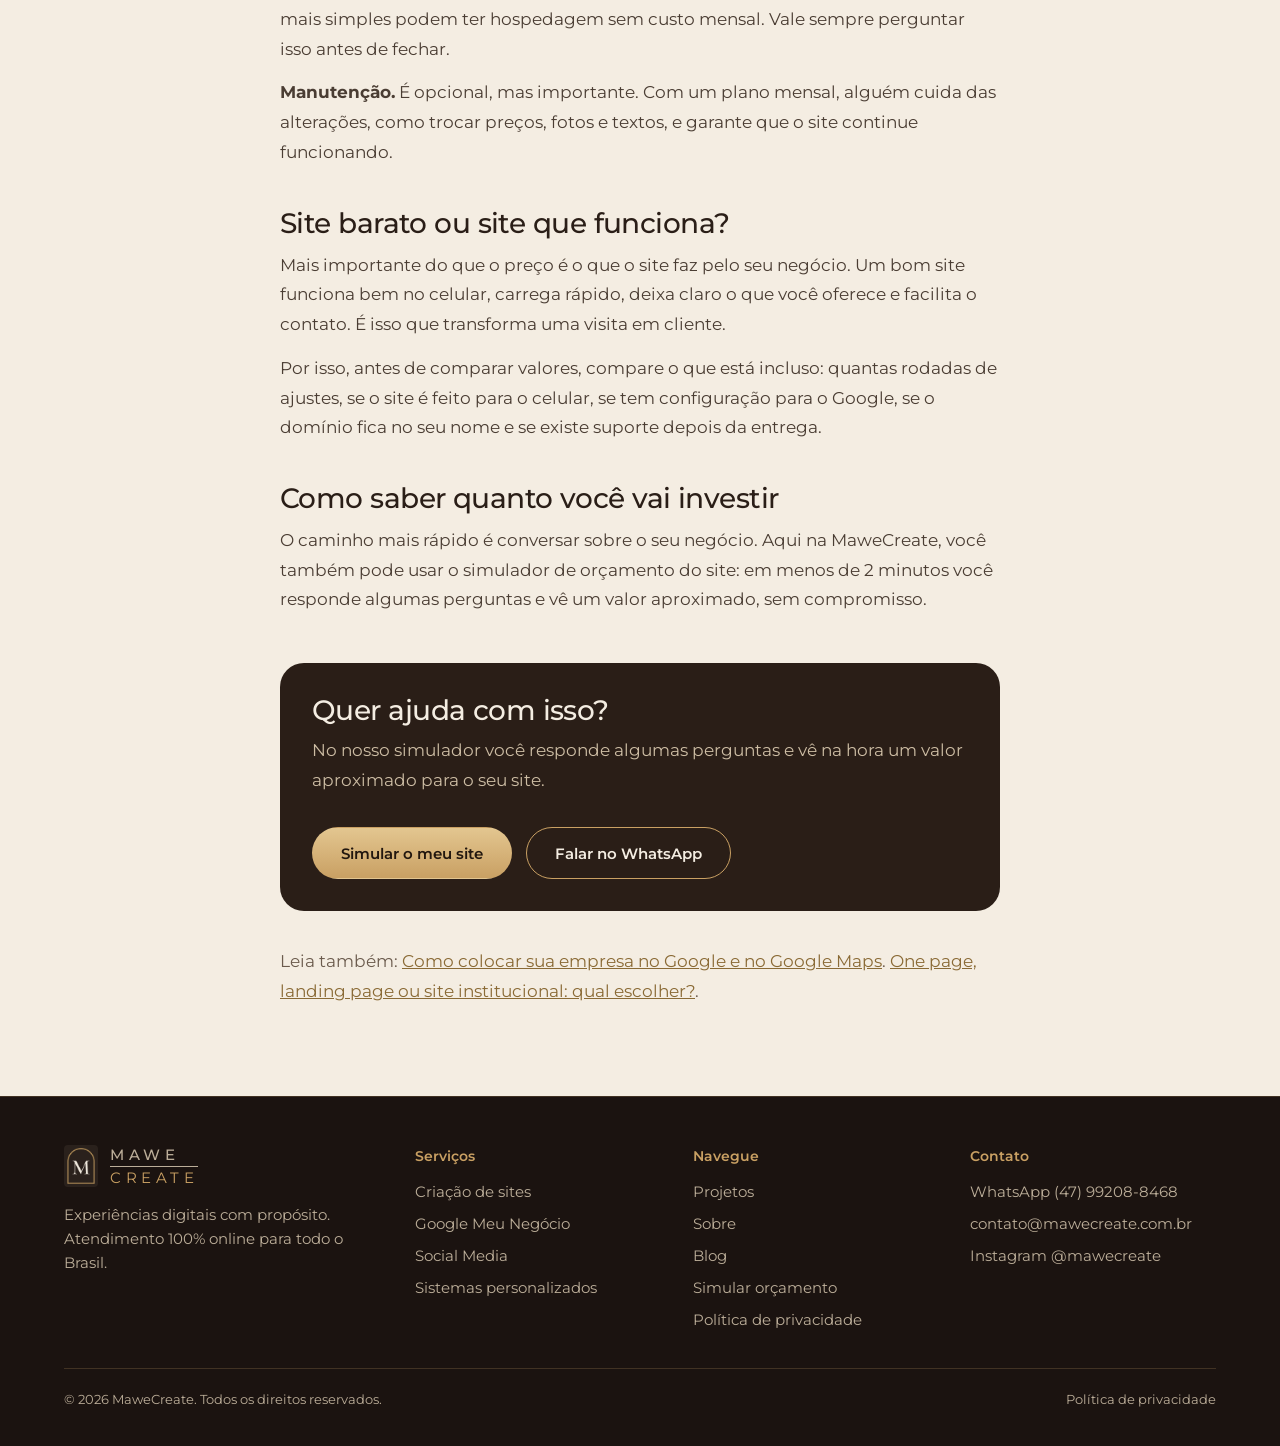
<file: blog-quanto-custa-um-site.html>
<!DOCTYPE html>
<html lang="pt-BR">
<head>
<meta charset="utf-8">
<meta name="viewport" content="width=device-width, initial-scale=1">
<title>Quanto custa criar um site para a sua empresa? | Blog MaweCreate</title>
<meta name="description" content="Entenda o que muda o preço de um site, quais custos existem além da criação e como saber quanto você vai investir.">
<link rel="canonical" href="https://mawecreate.com.br/blog-quanto-custa-um-site.html">
<meta name="robots" content="index, follow, max-image-preview:large">
<meta name="theme-color" content="#1b1310">
<link rel="icon" type="image/png" sizes="48x48" href="assets/favicon-48.png">
<link rel="apple-touch-icon" href="assets/apple-touch-icon.png">
<link rel="manifest" href="site.webmanifest">
<meta property="og:type" content="article">
<meta property="og:locale" content="pt_BR">
<meta property="og:site_name" content="MaweCreate">
<meta property="og:title" content="Quanto custa criar um site para a sua empresa? | Blog MaweCreate">
<meta property="og:description" content="Entenda o que muda o preço de um site, quais custos existem além da criação e como saber quanto você vai investir.">
<meta property="og:url" content="https://mawecreate.com.br/blog-quanto-custa-um-site.html">
<meta property="og:image" content="https://mawecreate.com.br/assets/og.jpg">
<meta property="og:image:width" content="1200">
<meta property="og:image:height" content="630">
<meta name="twitter:card" content="summary_large_image">
<link rel="preconnect" href="https://fonts.googleapis.com">
<link rel="preconnect" href="https://fonts.gstatic.com" crossorigin>
<link rel="stylesheet" href="https://fonts.googleapis.com/css2?family=Cormorant+Garamond:ital,wght@0,500;0,600;1,500;1,600&family=Montserrat:wght@400;500;600&display=swap">
<link rel="stylesheet" href="assets/site.css">
<script type="application/ld+json">{"@context": "https://schema.org", "@type": "BlogPosting", "headline": "Quanto custa criar um site para a sua empresa?", "description": "Entenda o que muda o preço de um site, quais custos existem além da criação e como saber quanto você vai investir.", "datePublished": "2026-11-24", "dateModified": "2026-11-24", "inLanguage": "pt-BR", "url": "https://mawecreate.com.br/blog-quanto-custa-um-site.html", "image": "https://mawecreate.com.br/assets/og.jpg", "author": {"@type": "Organization", "name": "MaweCreate", "url": "https://mawecreate.com.br/"}, "publisher": {"@type": "Organization", "name": "MaweCreate", "logo": {"@type": "ImageObject", "url": "https://mawecreate.com.br/assets/simbolo-mawe.png"}}, "mainEntityOfPage": "https://mawecreate.com.br/blog-quanto-custa-um-site.html"}</script>
</head>
<body>
<header class="top" id="top">
 <div class="wrap">
  <a class="brand" href="index.html" aria-label="MaweCreate, página inicial"><img src="assets/simbolo-mawe.png" alt="" width="34" height="42"><span><b>MAWE</b><i>CREATE</i></span></a>
  <nav id="nav" aria-label="Menu principal">
   <div class="dd" id="dd"><button class="ddb" id="ddb" type="button" aria-expanded="false" aria-controls="ddm">Serviços</button><div class="ddm" id="ddm"><a href="criacao-de-sites.html"><b>Criação de sites</b><small>One page, landing page, institucional e link na bio</small></a><a href="google-meu-negocio.html"><b>Google Meu Negócio</b><small>Apareça no Google e no Maps</small></a><a href="social-media.html"><b>Social Media</b><small>Instagram organizado e conteúdo todo mês</small></a><a href="sistemas-personalizados.html"><b>Sistemas personalizados</b><small>Gestão, educação e organização pessoal</small></a></div></div>
   <a href="projetos.html">Projetos</a><a href="sobre.html">Sobre</a><a href="blog.html">Blog</a><a href="index.html#duvidas">Dúvidas</a><a class="navcta" href="orcamento.html">Simular orçamento</a>
  </nav>
  <a class="btn btn-line" href="orcamento.html">Simular orçamento</a>
  <button class="menu" id="menu" aria-label="Abrir menu" aria-expanded="false" aria-controls="nav">&#9776;</button>
 </div>
</header>
<main>
<section class="hero">
 <div class="wrap article-head">
  <a class="back" href="blog.html">&larr; Blog</a>
  <h1>Quanto custa criar um site para a sua empresa?</h1>
  <p class="lead">Entenda o que muda o preço de um site, quais custos existem além da criação e como saber quanto você vai investir.</p>
  <p class="meta">Por MaweCreate. 24 de novembro de 2026. Leitura de 4 minutos.</p>
 </div>
</section>
<section class="band light">
 <article class="article">
 
 <p>"Quanto custa um site?" é uma das perguntas que mais recebemos. A resposta honesta é: depende do que o seu negócio precisa. Um site de uma página para uma confeitaria é bem diferente de um site com várias páginas para uma clínica. Neste artigo, explicamos o que faz o valor mudar, para você entender o orçamento que receber.</p>
 <h2>O que muda o preço de um site</h2>
 <ul>
  <li><strong>O tipo de site.</strong> Uma página de link na bio é mais simples do que uma landing page, que por sua vez é mais simples do que um site institucional com várias páginas.</li>
  <li><strong>A quantidade de páginas e seções.</strong> Quanto mais conteúdo, mais tempo de planejamento, design e desenvolvimento.</li>
  <li><strong>As funções.</strong> Um botão de WhatsApp é simples. Um cardápio com sacola de pedidos, um formulário de orçamento ou uma área de agendamento exigem mais trabalho.</li>
  <li><strong>Textos e fotos.</strong> Se o seu negócio já tem fotos boas e informações organizadas, o processo anda mais rápido.</li>
  <li><strong>Identidade visual.</strong> Se a empresa ainda não tem logo e cores definidas, isso precisa ser criado antes do site.</li>
 </ul>
 <h2>Custos que existem além da criação</h2>
 <p><strong>Domínio.</strong> É o endereço do site, como suaempresa.com.br. No Registro.br, o domínio .com.br custa cerca de R$ 40 por ano e fica no nome da sua empresa.</p>
 <p><strong>Hospedagem.</strong> É onde o site fica guardado. Dependendo da tecnologia usada, sites mais simples podem ter hospedagem sem custo mensal. Vale sempre perguntar isso antes de fechar.</p>
 <p><strong>Manutenção.</strong> É opcional, mas importante. Com um plano mensal, alguém cuida das alterações, como trocar preços, fotos e textos, e garante que o site continue funcionando.</p>
 <h2>Site barato ou site que funciona?</h2>
 <p>Mais importante do que o preço é o que o site faz pelo seu negócio. Um bom site funciona bem no celular, carrega rápido, deixa claro o que você oferece e facilita o contato. É isso que transforma uma visita em cliente.</p>
 <p>Por isso, antes de comparar valores, compare o que está incluso: quantas rodadas de ajustes, se o site é feito para o celular, se tem configuração para o Google, se o domínio fica no seu nome e se existe suporte depois da entrega.</p>
 <h2>Como saber quanto você vai investir</h2>
 <p>O caminho mais rápido é conversar sobre o seu negócio. Aqui na MaweCreate, você também pode usar o simulador de orçamento do site: em menos de 2 minutos você responde algumas perguntas e vê um valor aproximado, sem compromisso.</p>

  <div class="cta-box"><h2>Quer ajuda com isso?</h2><p>No nosso simulador você responde algumas perguntas e vê na hora um valor aproximado para o seu site.</p><div class="ctas"><a class="btn btn-gold" href="orcamento.html#site">Simular o meu site</a><a class="btn btn-line" href="https://wa.me/5547992088468?text=Ol%C3%A1%21%20Li%20um%20artigo%20no%20blog%20da%20MaweCreate%20e%20quero%20tirar%20uma%20d%C3%BAvida." target="_blank" rel="noopener">Falar no WhatsApp</a></div></div>
  <p class="mute" style="margin-top:36px">Leia também: <a href="blog-como-aparecer-no-google-maps.html">Como colocar sua empresa no Google e no Google Maps</a>. <a href="blog-one-page-landing-page-ou-institucional.html">One page, landing page ou site institucional: qual escolher?</a>.</p>
 </article>
</section>
</main>

<footer>
 <div class="wrap">
  <div><a class="brand" href="index.html"><img src="assets/simbolo-mawe.png" alt="" width="34" height="42"><span><b>MAWE</b><i>CREATE</i></span></a><p class="mute" style="margin-top:16px;max-width:36ch;font-size:15px">Experiências digitais com propósito. Atendimento 100% online para todo o Brasil.</p></div>
  <div><h4>Serviços</h4><ul><li><a href="criacao-de-sites.html">Criação de sites</a></li><li><a href="google-meu-negocio.html">Google Meu Negócio</a></li><li><a href="social-media.html">Social Media</a></li><li><a href="sistemas-personalizados.html">Sistemas personalizados</a></li></ul></div>
  <div><h4>Navegue</h4><ul><li><a href="projetos.html">Projetos</a></li><li><a href="sobre.html">Sobre</a></li><li><a href="blog.html">Blog</a></li><li><a href="orcamento.html">Simular orçamento</a></li><li><a href="privacidade.html">Política de privacidade</a></li></ul></div>
  <div><h4>Contato</h4><ul><li><a href="https://wa.me/5547992088468" target="_blank" rel="noopener">WhatsApp (47) 99208-8468</a></li><li><a href="mailto:contato@mawecreate.com.br">contato@mawecreate.com.br</a></li><li><a href="https://instagram.com/mawecreate" target="_blank" rel="noopener">Instagram @mawecreate</a></li></ul></div>
 </div>
 <p class="copy"><span>© 2026 MaweCreate. Todos os direitos reservados.</span><a href="privacidade.html">Política de privacidade</a></p>
</footer>
<a class="wa" href="https://wa.me/5547992088468?text=Ol%C3%A1%21%20Vim%20pelo%20site%20da%20MaweCreate." target="_blank" rel="noopener" aria-label="Falar no WhatsApp"><svg viewBox="0 0 24 24" fill="currentColor"><path d="M12 2a10 10 0 0 0-8.6 15.1L2 22l5-1.3A10 10 0 1 0 12 2zm0 18.2a8.2 8.2 0 0 1-4.2-1.1l-.3-.2-3 .8.8-2.9-.2-.3A8.2 8.2 0 1 1 12 20.2zm4.5-6.1c-.2-.1-1.5-.7-1.7-.8s-.4-.1-.6.1-.7.8-.8 1-.3.2-.5.1a6.7 6.7 0 0 1-3.3-2.9c-.3-.4.2-.4.7-1.3a.5.5 0 0 0 0-.4l-.8-1.8c-.2-.5-.4-.4-.6-.4h-.5a1 1 0 0 0-.7.3 3 3 0 0 0-.9 2.2 5.2 5.2 0 0 0 1.1 2.7 11.9 11.9 0 0 0 4.5 4c1.7.7 2.4.8 3.2.6a2.7 2.7 0 0 0 1.8-1.3 2.2 2.2 0 0 0 .2-1.3c-.1-.1-.3-.2-.5-.3z"/></svg></a>
<script src="assets/site.js" defer></script>
<div class="cookie" id="cookie" role="dialog" aria-label="Aviso de cookies" hidden>
 <strong>Este site usa cookies</strong>
 <p>Usamos cookies para entender como o site é usado e melhorar a sua experiência. Saiba mais na nossa <a href="privacidade.html">política de privacidade</a>.</p>
 <div class="row"><button class="btn btn-gold" type="button" data-c="aceito">Aceitar</button><button class="btn btn-line" type="button" data-c="recusado">Recusar</button></div>
</div>
</body>
</html>
</file>
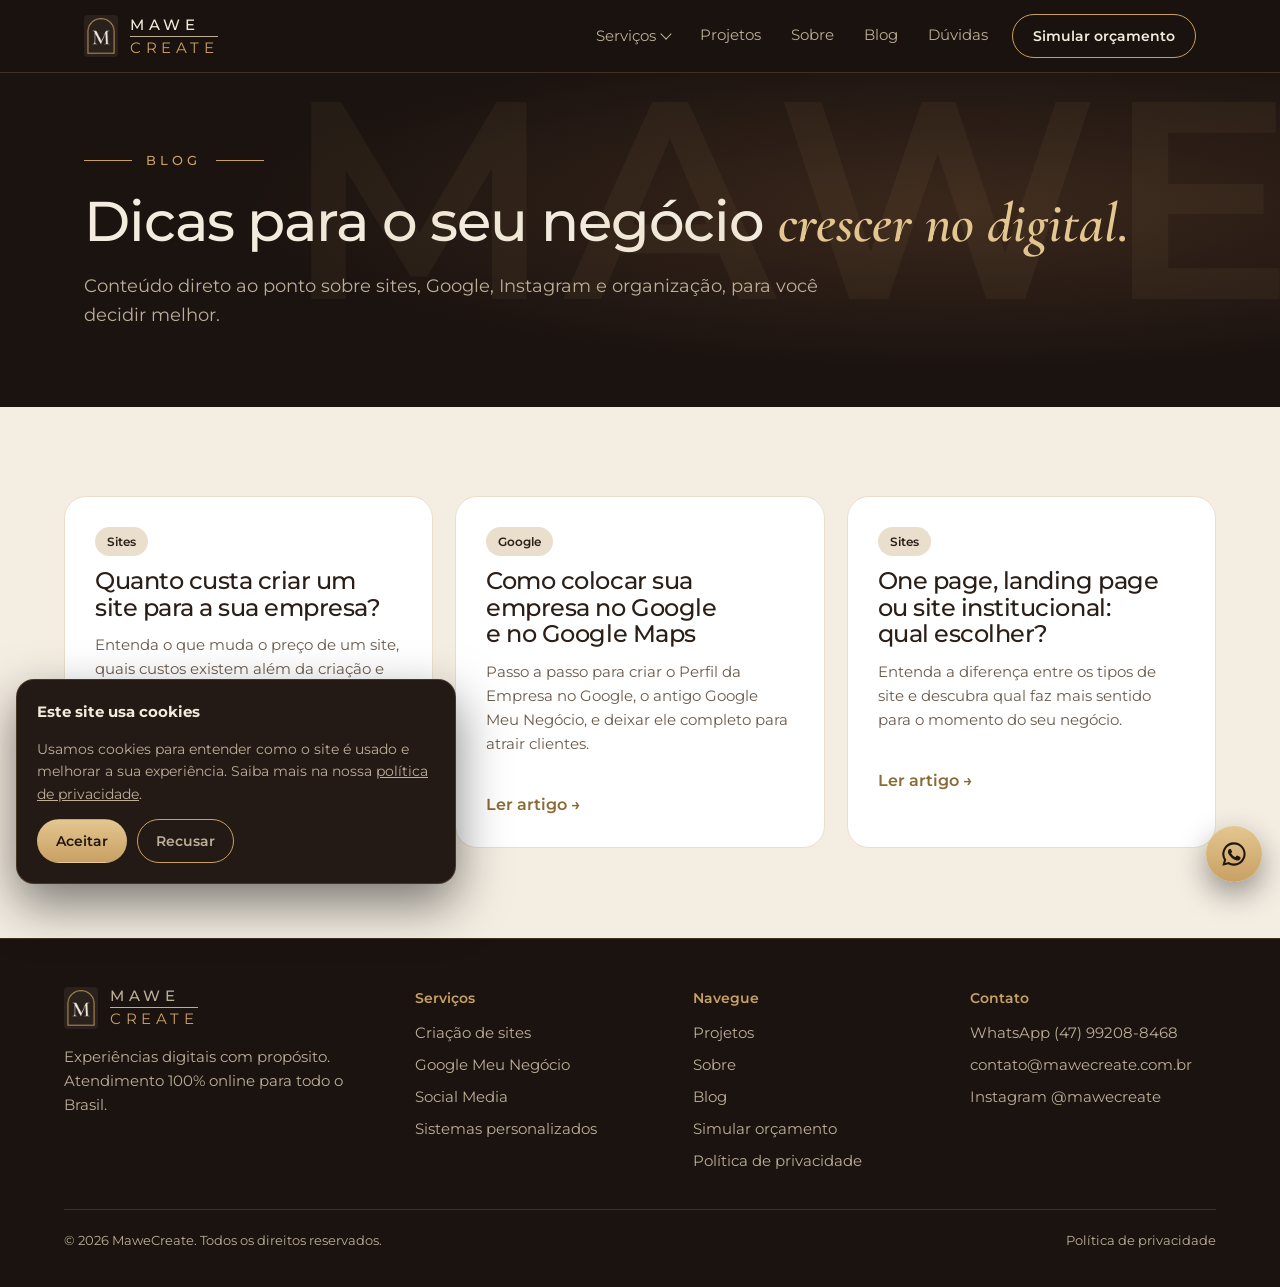
<file: blog.html>
<!DOCTYPE html>
<html lang="pt-BR">
<head>
<meta charset="utf-8">
<meta name="viewport" content="width=device-width, initial-scale=1">
<title>Blog | MaweCreate</title>
<meta name="description" content="Dicas sobre criação de sites, Google Meu Negócio, Instagram e organização para pequenos negócios.">
<link rel="canonical" href="https://mawecreate.com.br/blog.html">
<meta name="robots" content="index, follow, max-image-preview:large">
<meta name="theme-color" content="#1b1310">
<link rel="icon" type="image/png" sizes="48x48" href="assets/favicon-48.png">
<link rel="apple-touch-icon" href="assets/apple-touch-icon.png">
<link rel="manifest" href="site.webmanifest">
<meta property="og:type" content="website">
<meta property="og:locale" content="pt_BR">
<meta property="og:site_name" content="MaweCreate">
<meta property="og:title" content="Blog | MaweCreate">
<meta property="og:description" content="Dicas sobre criação de sites, Google Meu Negócio, Instagram e organização para pequenos negócios.">
<meta property="og:url" content="https://mawecreate.com.br/blog.html">
<meta property="og:image" content="https://mawecreate.com.br/assets/og.jpg">
<meta property="og:image:width" content="1200">
<meta property="og:image:height" content="630">
<meta name="twitter:card" content="summary_large_image">
<link rel="preconnect" href="https://fonts.googleapis.com">
<link rel="preconnect" href="https://fonts.gstatic.com" crossorigin>
<link rel="stylesheet" href="https://fonts.googleapis.com/css2?family=Cormorant+Garamond:ital,wght@0,500;0,600;1,500;1,600&family=Montserrat:wght@400;500;600&display=swap">
<link rel="stylesheet" href="assets/site.css">
<script type="application/ld+json">{"@context": "https://schema.org", "@type": "Blog", "name": "Blog da MaweCreate", "url": "https://mawecreate.com.br/blog.html", "publisher": {"@type": "ProfessionalService", "@id": "https://mawecreate.com.br/#empresa", "name": "MaweCreate", "url": "https://mawecreate.com.br/"}}</script>
</head>
<body>
<header class="top" id="top">
 <div class="wrap">
  <a class="brand" href="index.html" aria-label="MaweCreate, página inicial"><img src="assets/simbolo-mawe.png" alt="" width="34" height="42"><span><b>MAWE</b><i>CREATE</i></span></a>
  <nav id="nav" aria-label="Menu principal">
   <div class="dd" id="dd"><button class="ddb" id="ddb" type="button" aria-expanded="false" aria-controls="ddm">Serviços</button><div class="ddm" id="ddm"><a href="criacao-de-sites.html"><b>Criação de sites</b><small>One page, landing page, institucional e link na bio</small></a><a href="google-meu-negocio.html"><b>Google Meu Negócio</b><small>Apareça no Google e no Maps</small></a><a href="social-media.html"><b>Social Media</b><small>Instagram organizado e conteúdo todo mês</small></a><a href="sistemas-personalizados.html"><b>Sistemas personalizados</b><small>Gestão, educação e organização pessoal</small></a></div></div>
   <a href="projetos.html">Projetos</a><a href="sobre.html">Sobre</a><a href="blog.html">Blog</a><a href="index.html#duvidas">Dúvidas</a><a class="navcta" href="orcamento.html">Simular orçamento</a>
  </nav>
  <a class="btn btn-line" href="orcamento.html">Simular orçamento</a>
  <button class="menu" id="menu" aria-label="Abrir menu" aria-expanded="false" aria-controls="nav">&#9776;</button>
 </div>
</header>
<main>
<section class="hero">
 <div class="mark" aria-hidden="true">MAWE</div>
 <div class="wrap svhero" style="grid-template-columns:minmax(0,1fr)">
  <div><div class="eyebrow">Blog</div><h1>Dicas para o seu negócio <span class="serif">crescer no digital.</span></h1><p class="lead">Conteúdo direto ao ponto sobre sites, Google, Instagram e organização, para você decidir melhor.</p></div>
 </div>
</section>
<section class="band light">
 <div class="wrap posts">
 <a class="post" href="blog-quanto-custa-um-site.html"><span class="tag">Sites</span><h2>Quanto custa criar um site para a sua empresa?</h2><p>Entenda o que muda o preço de um site, quais custos existem além da criação e como saber quanto você vai investir.</p><span class="more">Ler artigo &rarr;</span></a><a class="post" href="blog-como-aparecer-no-google-maps.html"><span class="tag">Google</span><h2>Como colocar sua empresa no Google e no Google Maps</h2><p>Passo a passo para criar o Perfil da Empresa no Google, o antigo Google Meu Negócio, e deixar ele completo para atrair clientes.</p><span class="more">Ler artigo &rarr;</span></a><a class="post" href="blog-one-page-landing-page-ou-institucional.html"><span class="tag">Sites</span><h2>One page, landing page ou site institucional: qual escolher?</h2><p>Entenda a diferença entre os tipos de site e descubra qual faz mais sentido para o momento do seu negócio.</p><span class="more">Ler artigo &rarr;</span></a>
 </div>
</section>
</main>

<footer>
 <div class="wrap">
  <div><a class="brand" href="index.html"><img src="assets/simbolo-mawe.png" alt="" width="34" height="42"><span><b>MAWE</b><i>CREATE</i></span></a><p class="mute" style="margin-top:16px;max-width:36ch;font-size:15px">Experiências digitais com propósito. Atendimento 100% online para todo o Brasil.</p></div>
  <div><h4>Serviços</h4><ul><li><a href="criacao-de-sites.html">Criação de sites</a></li><li><a href="google-meu-negocio.html">Google Meu Negócio</a></li><li><a href="social-media.html">Social Media</a></li><li><a href="sistemas-personalizados.html">Sistemas personalizados</a></li></ul></div>
  <div><h4>Navegue</h4><ul><li><a href="projetos.html">Projetos</a></li><li><a href="sobre.html">Sobre</a></li><li><a href="blog.html">Blog</a></li><li><a href="orcamento.html">Simular orçamento</a></li><li><a href="privacidade.html">Política de privacidade</a></li></ul></div>
  <div><h4>Contato</h4><ul><li><a href="https://wa.me/5547992088468" target="_blank" rel="noopener">WhatsApp (47) 99208-8468</a></li><li><a href="mailto:contato@mawecreate.com.br">contato@mawecreate.com.br</a></li><li><a href="https://instagram.com/mawecreate" target="_blank" rel="noopener">Instagram @mawecreate</a></li></ul></div>
 </div>
 <p class="copy"><span>© 2026 MaweCreate. Todos os direitos reservados.</span><a href="privacidade.html">Política de privacidade</a></p>
</footer>
<a class="wa" href="https://wa.me/5547992088468?text=Ol%C3%A1%21%20Vim%20pelo%20site%20da%20MaweCreate." target="_blank" rel="noopener" aria-label="Falar no WhatsApp"><svg viewBox="0 0 24 24" fill="currentColor"><path d="M12 2a10 10 0 0 0-8.6 15.1L2 22l5-1.3A10 10 0 1 0 12 2zm0 18.2a8.2 8.2 0 0 1-4.2-1.1l-.3-.2-3 .8.8-2.9-.2-.3A8.2 8.2 0 1 1 12 20.2zm4.5-6.1c-.2-.1-1.5-.7-1.7-.8s-.4-.1-.6.1-.7.8-.8 1-.3.2-.5.1a6.7 6.7 0 0 1-3.3-2.9c-.3-.4.2-.4.7-1.3a.5.5 0 0 0 0-.4l-.8-1.8c-.2-.5-.4-.4-.6-.4h-.5a1 1 0 0 0-.7.3 3 3 0 0 0-.9 2.2 5.2 5.2 0 0 0 1.1 2.7 11.9 11.9 0 0 0 4.5 4c1.7.7 2.4.8 3.2.6a2.7 2.7 0 0 0 1.8-1.3 2.2 2.2 0 0 0 .2-1.3c-.1-.1-.3-.2-.5-.3z"/></svg></a>
<script src="assets/site.js" defer></script>
<div class="cookie" id="cookie" role="dialog" aria-label="Aviso de cookies" hidden>
 <strong>Este site usa cookies</strong>
 <p>Usamos cookies para entender como o site é usado e melhorar a sua experiência. Saiba mais na nossa <a href="privacidade.html">política de privacidade</a>.</p>
 <div class="row"><button class="btn btn-gold" type="button" data-c="aceito">Aceitar</button><button class="btn btn-line" type="button" data-c="recusado">Recusar</button></div>
</div>
</body>
</html>
</file>
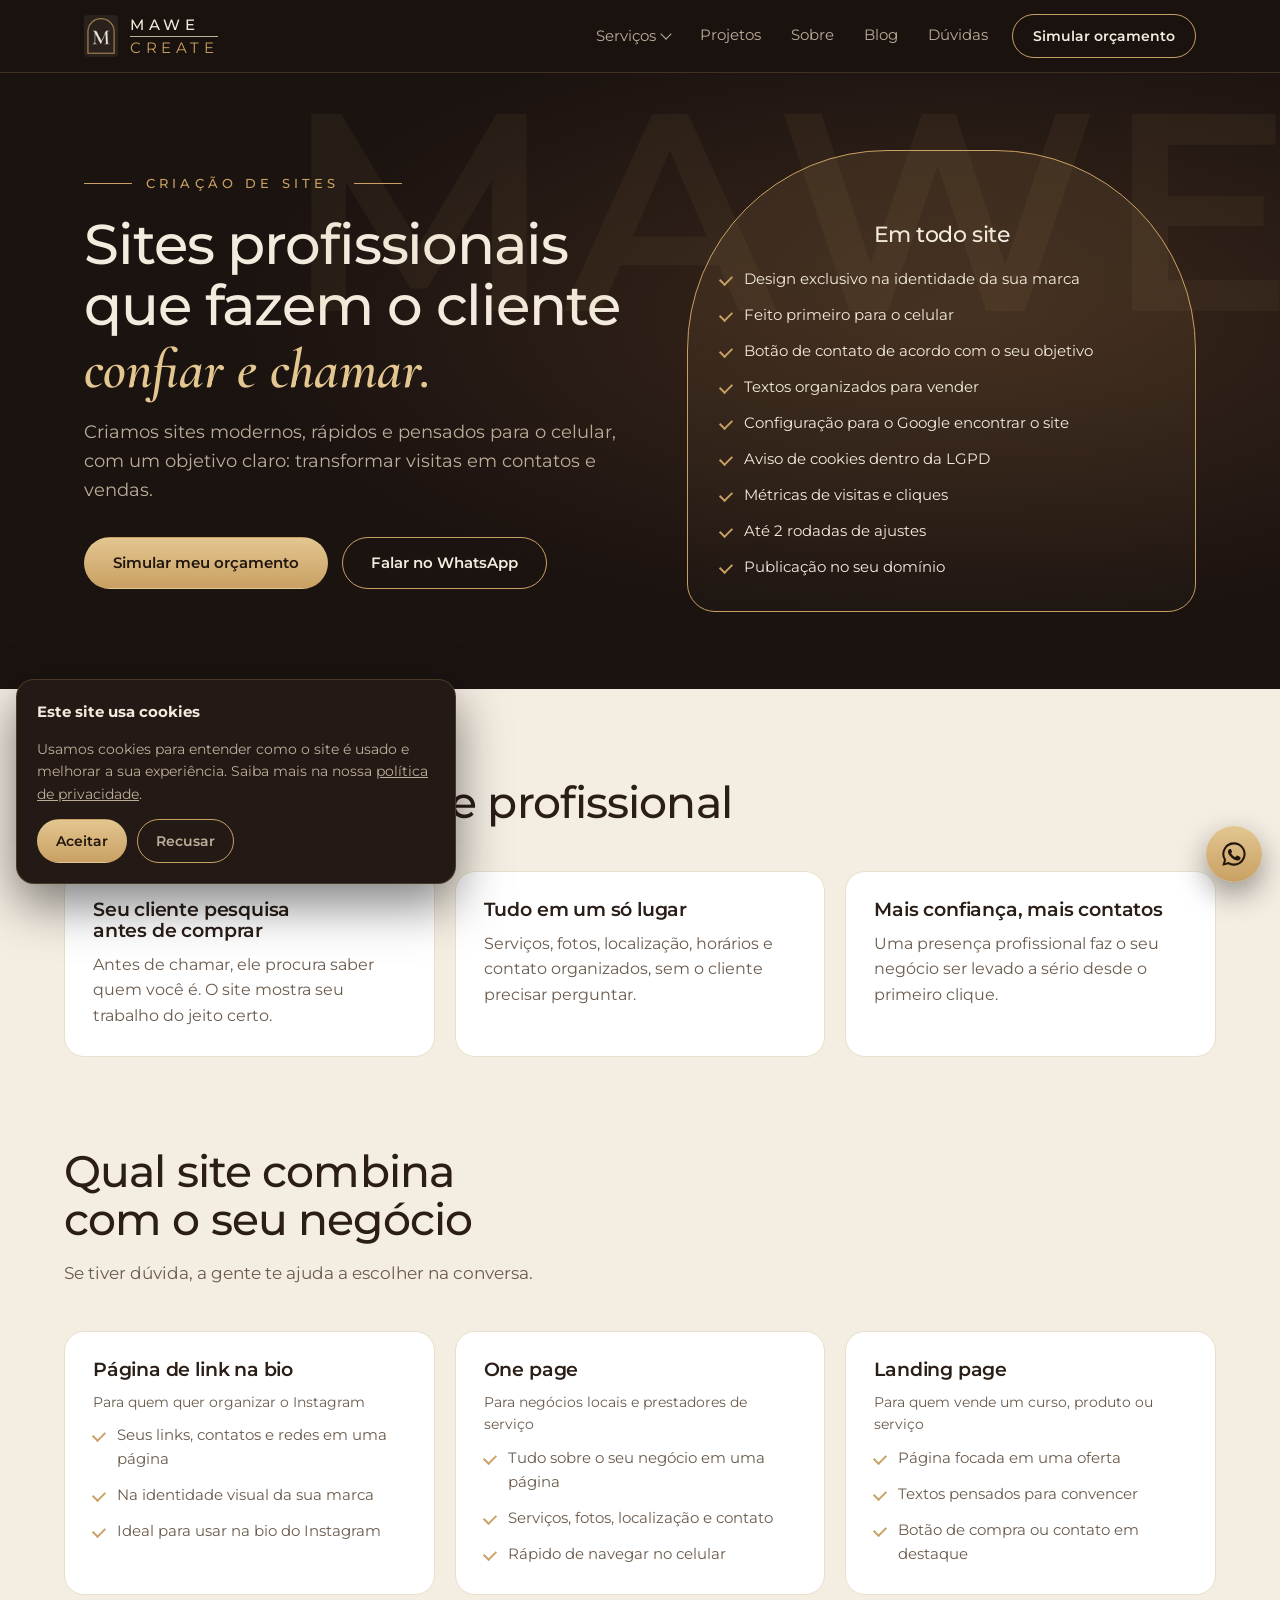
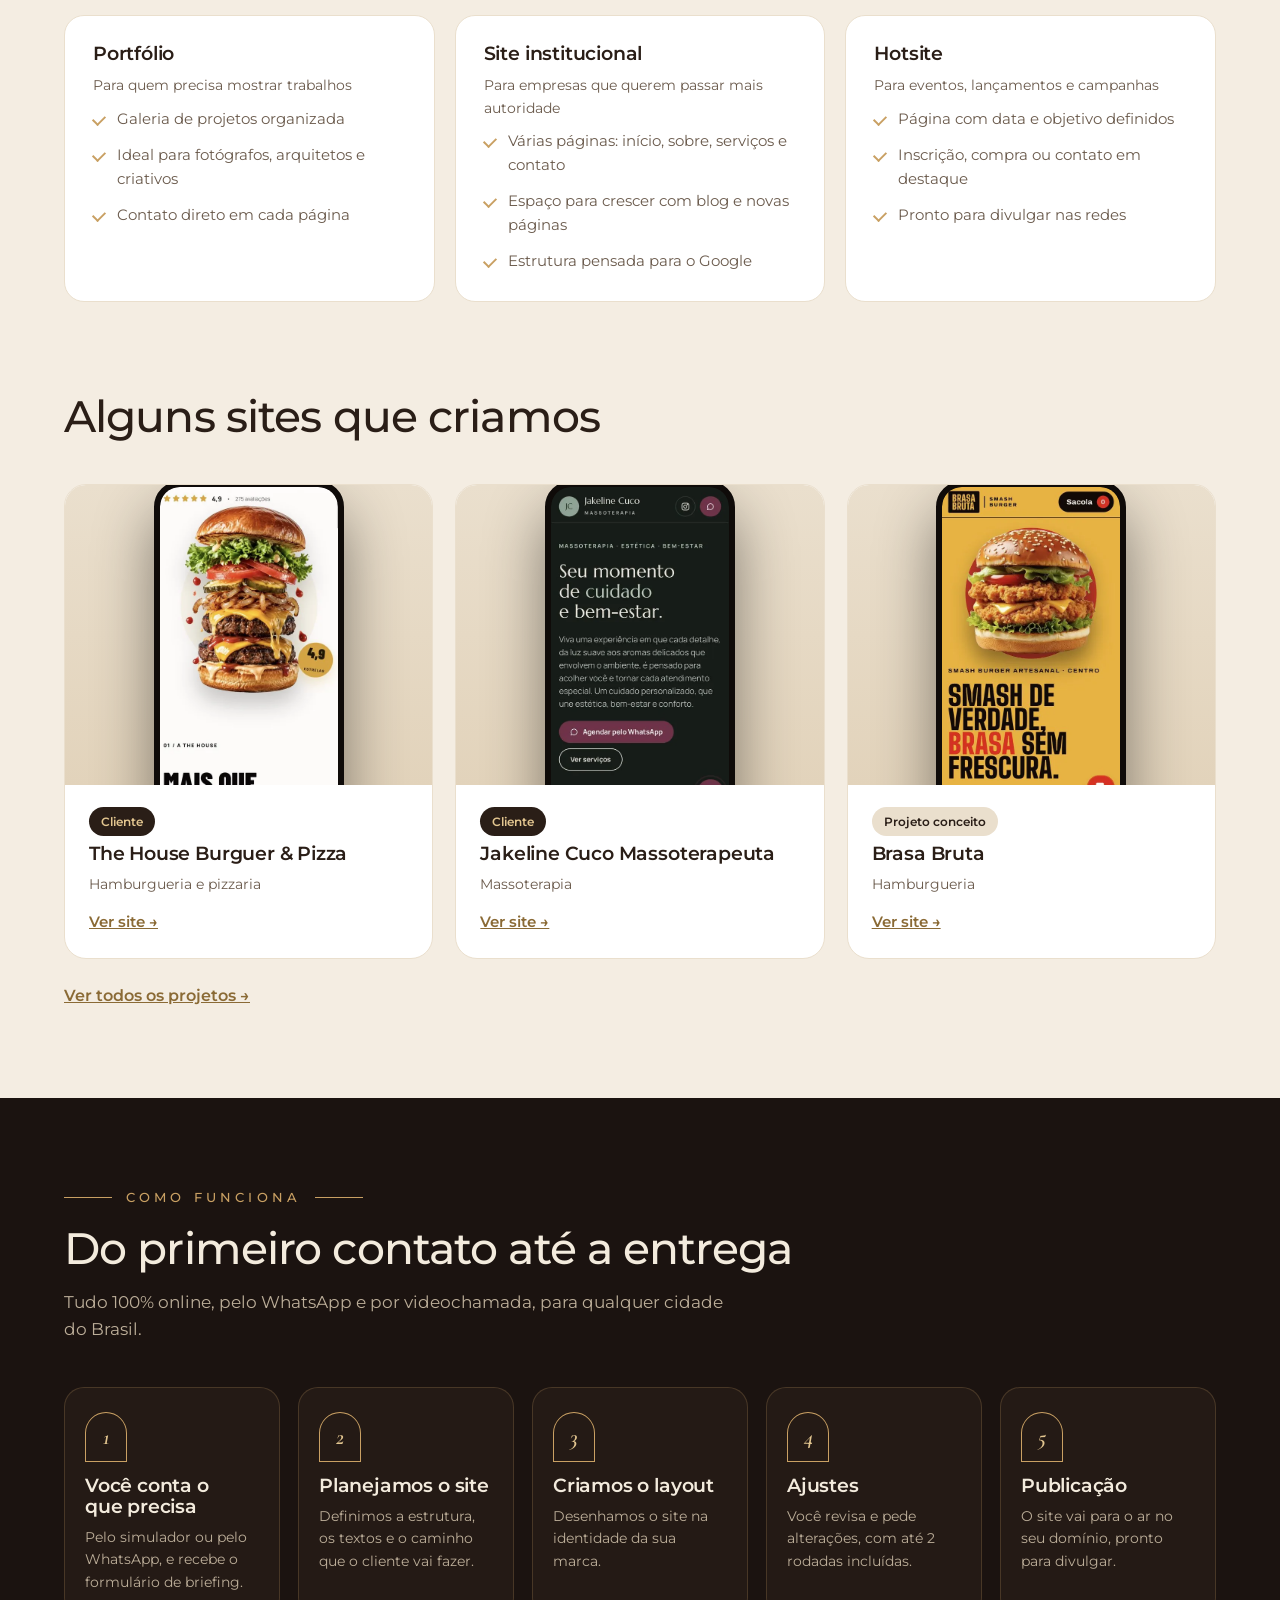
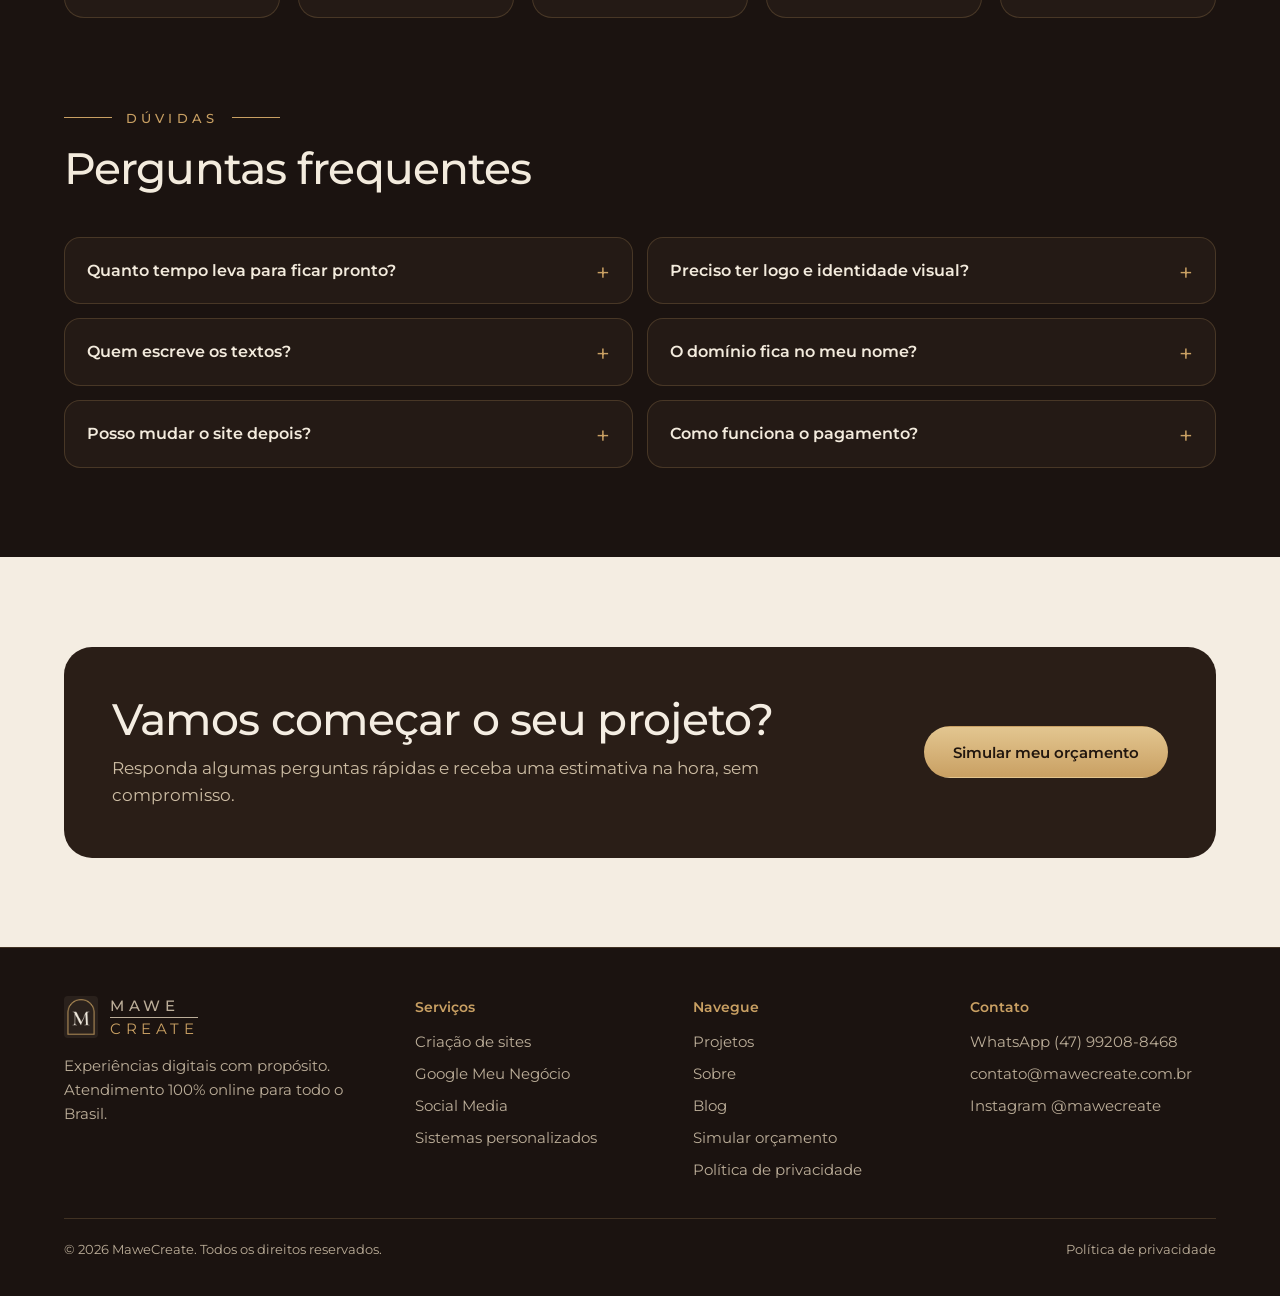
<file: criacao-de-sites.html>
<!DOCTYPE html>
<html lang="pt-BR">
<head>
<meta charset="utf-8">
<meta name="viewport" content="width=device-width, initial-scale=1">
<title>Criação de sites profissionais | MaweCreate</title>
<meta name="description" content="Criação de sites profissionais, one page, landing page, institucional e link na bio, feitos para o celular e para gerar contatos.">
<link rel="canonical" href="https://mawecreate.com.br/criacao-de-sites.html">
<meta name="robots" content="index, follow, max-image-preview:large">
<meta name="theme-color" content="#1b1310">
<link rel="icon" type="image/png" sizes="48x48" href="assets/favicon-48.png">
<link rel="apple-touch-icon" href="assets/apple-touch-icon.png">
<link rel="manifest" href="site.webmanifest">
<meta property="og:type" content="website">
<meta property="og:locale" content="pt_BR">
<meta property="og:site_name" content="MaweCreate">
<meta property="og:title" content="Criação de sites profissionais | MaweCreate">
<meta property="og:description" content="Criação de sites profissionais, one page, landing page, institucional e link na bio, feitos para o celular e para gerar contatos.">
<meta property="og:url" content="https://mawecreate.com.br/criacao-de-sites.html">
<meta property="og:image" content="https://mawecreate.com.br/assets/og.jpg">
<meta property="og:image:width" content="1200">
<meta property="og:image:height" content="630">
<meta name="twitter:card" content="summary_large_image">
<link rel="preconnect" href="https://fonts.googleapis.com">
<link rel="preconnect" href="https://fonts.gstatic.com" crossorigin>
<link rel="stylesheet" href="https://fonts.googleapis.com/css2?family=Cormorant+Garamond:ital,wght@0,500;0,600;1,500;1,600&family=Montserrat:wght@400;500;600&display=swap">
<link rel="stylesheet" href="assets/site.css">
<script type="application/ld+json">{"@context": "https://schema.org", "@type": "Service", "name": "Criação de sites", "serviceType": "Criação de sites", "description": "Criação de sites profissionais, one page, landing page, institucional e link na bio, feitos para o celular e para gerar contatos.", "url": "https://mawecreate.com.br/criacao-de-sites.html", "areaServed": {"@type": "Country", "name": "Brasil"}, "provider": {"@type": "ProfessionalService", "@id": "https://mawecreate.com.br/#empresa", "name": "MaweCreate", "url": "https://mawecreate.com.br/"}}</script>
<script type="application/ld+json">{"@context": "https://schema.org", "@type": "FAQPage", "mainEntity": [{"@type": "Question", "name": "Quanto tempo leva para ficar pronto?", "acceptedAnswer": {"@type": "Answer", "text": "Um site one page fica pronto em 5 a 7 dias úteis, e um site institucional em 7 a 12 dias úteis, contando a partir do envio das informações."}}, {"@type": "Question", "name": "Preciso ter logo e identidade visual?", "acceptedAnswer": {"@type": "Answer", "text": "Não é obrigatório. Se você ainda não tiver, podemos criar a identidade visual à parte."}}, {"@type": "Question", "name": "Quem escreve os textos?", "acceptedAnswer": {"@type": "Answer", "text": "Você nos conta sobre o seu negócio e nós organizamos os textos do site para vender."}}, {"@type": "Question", "name": "O domínio fica no meu nome?", "acceptedAnswer": {"@type": "Answer", "text": "Sim. O domínio custa cerca de R$ 40 por ano no Registro.br e fica no seu nome. Se preferir, fazemos o cadastro por uma taxa de R$ 25."}}, {"@type": "Question", "name": "Posso mudar o site depois?", "acceptedAnswer": {"@type": "Answer", "text": "Sim. Temos planos mensais de manutenção, e alterações avulsas também podem ser combinadas."}}, {"@type": "Question", "name": "Como funciona o pagamento?", "acceptedAnswer": {"@type": "Answer", "text": "No Pix à vista, ou no cartão em até 12x com a taxa da maquininha."}}]}</script>
</head>
<body>
<header class="top" id="top">
 <div class="wrap">
  <a class="brand" href="index.html" aria-label="MaweCreate, página inicial"><img src="assets/simbolo-mawe.png" alt="" width="34" height="42"><span><b>MAWE</b><i>CREATE</i></span></a>
  <nav id="nav" aria-label="Menu principal">
   <div class="dd" id="dd"><button class="ddb" id="ddb" type="button" aria-expanded="false" aria-controls="ddm">Serviços</button><div class="ddm" id="ddm"><a href="criacao-de-sites.html"><b>Criação de sites</b><small>One page, landing page, institucional e link na bio</small></a><a href="google-meu-negocio.html"><b>Google Meu Negócio</b><small>Apareça no Google e no Maps</small></a><a href="social-media.html"><b>Social Media</b><small>Instagram organizado e conteúdo todo mês</small></a><a href="sistemas-personalizados.html"><b>Sistemas personalizados</b><small>Gestão, educação e organização pessoal</small></a></div></div>
   <a href="projetos.html">Projetos</a><a href="sobre.html">Sobre</a><a href="blog.html">Blog</a><a href="index.html#duvidas">Dúvidas</a><a class="navcta" href="orcamento.html">Simular orçamento</a>
  </nav>
  <a class="btn btn-line" href="orcamento.html">Simular orçamento</a>
  <button class="menu" id="menu" aria-label="Abrir menu" aria-expanded="false" aria-controls="nav">&#9776;</button>
 </div>
</header>
<main>
<section class="hero">
 <div class="mark" aria-hidden="true">MAWE</div>
 <div class="wrap svhero">
  <div>
   <div class="eyebrow">Criação de sites</div>
   <h1>Sites profissionais que fazem o cliente <span class="serif">confiar e chamar.</span></h1>
   <p class="lead">Criamos sites modernos, rápidos e pensados para o celular, com um objetivo claro: transformar visitas em contatos e vendas.</p>
   <div class="ctas"><a class="btn btn-gold" href="orcamento.html#site">Simular meu orçamento</a><a class="btn btn-line" href="https://wa.me/5547992088468?text=Ol%C3%A1%21%20Vim%20pela%20p%C3%A1gina%20de%20cria%C3%A7%C3%A3o%20de%20sites%20da%20MaweCreate." target="_blank" rel="noopener">Falar no WhatsApp</a></div>
  </div>
  <div class="incl"><h2>Em todo site</h2><ul><li>Design exclusivo na identidade da sua marca</li><li>Feito primeiro para o celular</li><li>Botão de contato de acordo com o seu objetivo</li><li>Textos organizados para vender</li><li>Configuração para o Google encontrar o site</li><li>Aviso de cookies dentro da LGPD</li><li>Métricas de visitas e cliques</li><li>Até 2 rodadas de ajustes</li><li>Publicação no seu domínio</li></ul></div>
 </div>
</section>

<section class="band light">
 <div class="wrap">
  <div class="head"><h2>Por que ter um site profissional</h2></div>
  <div class="benefits"><div class="card"><h3>Seu cliente pesquisa antes de comprar</h3><p class="mute">Antes de chamar, ele procura saber quem você é. O site mostra seu trabalho do jeito certo.</p></div><div class="card"><h3>Tudo em um só lugar</h3><p class="mute">Serviços, fotos, localização, horários e contato organizados, sem o cliente precisar perguntar.</p></div><div class="card"><h3>Mais confiança, mais contatos</h3><p class="mute">Uma presença profissional faz o seu negócio ser levado a sério desde o primeiro clique.</p></div></div>
 </div>
</section>

<section class="band light" style="padding-top:0">
 <div class="wrap">
  <div class="head"><h2>Qual site combina com o seu negócio</h2><p class="lead">Se tiver dúvida, a gente te ajuda a escolher na conversa.</p></div>
  <div class="opts3"><div class="opt"><h3>Página de link na bio</h3><p class="when">Para quem quer organizar o Instagram</p><ul><li>Seus links, contatos e redes em uma página</li><li>Na identidade visual da sua marca</li><li>Ideal para usar na bio do Instagram</li></ul></div><div class="opt"><h3>One page</h3><p class="when">Para negócios locais e prestadores de serviço</p><ul><li>Tudo sobre o seu negócio em uma página</li><li>Serviços, fotos, localização e contato</li><li>Rápido de navegar no celular</li></ul></div><div class="opt"><h3>Landing page</h3><p class="when">Para quem vende um curso, produto ou serviço</p><ul><li>Página focada em uma oferta</li><li>Textos pensados para convencer</li><li>Botão de compra ou contato em destaque</li></ul></div><div class="opt"><h3>Portfólio</h3><p class="when">Para quem precisa mostrar trabalhos</p><ul><li>Galeria de projetos organizada</li><li>Ideal para fotógrafos, arquitetos e criativos</li><li>Contato direto em cada página</li></ul></div><div class="opt"><h3>Site institucional</h3><p class="when">Para empresas que querem passar mais autoridade</p><ul><li>Várias páginas: início, sobre, serviços e contato</li><li>Espaço para crescer com blog e novas páginas</li><li>Estrutura pensada para o Google</li></ul></div><div class="opt"><h3>Hotsite</h3><p class="when">Para eventos, lançamentos e campanhas</p><ul><li>Página com data e objetivo definidos</li><li>Inscrição, compra ou contato em destaque</li><li>Pronto para divulgar nas redes</li></ul></div></div>
 </div>
</section>

<section class="band light" style="padding-top:0">
 <div class="wrap">
  <div class="head"><h2>Alguns sites que criamos</h2></div>
  <div class="works"><article class="work"><div class="shot"><div class="phone"><img src="assets/house.webp" alt="Site The House Burguer & Pizza no celular"></div></div><div class="body"><span class="badge real">Cliente</span><h3>The House Burguer & Pizza</h3><span class="seg">Hamburgueria e pizzaria</span><a href="https://thehouseburgueria.com.br" target="_blank" rel="noopener">Ver site &rarr;</a></div></article><article class="work"><div class="shot"><div class="phone"><img src="assets/jakeline.webp" alt="Site Jakeline Cuco Massoterapeuta no celular"></div></div><div class="body"><span class="badge real">Cliente</span><h3>Jakeline Cuco Massoterapeuta</h3><span class="seg">Massoterapia</span><a href="https://jakelinecucomassoterapia.vercel.app" target="_blank" rel="noopener">Ver site &rarr;</a></div></article><article class="work"><div class="shot"><div class="phone"><img src="assets/brasa.webp" alt="Site Brasa Bruta no celular"></div></div><div class="body"><span class="badge">Projeto conceito</span><h3>Brasa Bruta</h3><span class="seg">Hamburgueria</span><a href="https://brasabruta.vercel.app" target="_blank" rel="noopener">Ver site &rarr;</a></div></article></div>
  <a class="more" href="projetos.html">Ver todos os projetos &rarr;</a>
 </div>
</section>

<section class="band">
 <div class="wrap">
  <div class="head"><div class="eyebrow">Como funciona</div><h2>Do primeiro contato até a entrega</h2><p class="lead">Tudo 100% online, pelo WhatsApp e por videochamada, para qualquer cidade do Brasil.</p></div>
  <ol class="steps"><li><h3>Você conta o que precisa</h3><p>Pelo simulador ou pelo WhatsApp, e recebe o formulário de briefing.</p></li><li><h3>Planejamos o site</h3><p>Definimos a estrutura, os textos e o caminho que o cliente vai fazer.</p></li><li><h3>Criamos o layout</h3><p>Desenhamos o site na identidade da sua marca.</p></li><li><h3>Ajustes</h3><p>Você revisa e pede alterações, com até 2 rodadas incluídas.</p></li><li><h3>Publicação</h3><p>O site vai para o ar no seu domínio, pronto para divulgar.</p></li></ol>
 </div>
</section>

<section class="band" style="padding-top:0">
 <div class="wrap">
  <div class="head"><div class="eyebrow">Dúvidas</div><h2>Perguntas frequentes</h2></div>
  <div class="faq"><details><summary>Quanto tempo leva para ficar pronto?</summary><p>Um site one page fica pronto em 5 a 7 dias úteis, e um site institucional em 7 a 12 dias úteis, contando a partir do envio das informações.</p></details><details><summary>Preciso ter logo e identidade visual?</summary><p>Não é obrigatório. Se você ainda não tiver, podemos criar a identidade visual à parte.</p></details><details><summary>Quem escreve os textos?</summary><p>Você nos conta sobre o seu negócio e nós organizamos os textos do site para vender.</p></details><details><summary>O domínio fica no meu nome?</summary><p>Sim. O domínio custa cerca de R$ 40 por ano no Registro.br e fica no seu nome. Se preferir, fazemos o cadastro por uma taxa de R$ 25.</p></details><details><summary>Posso mudar o site depois?</summary><p>Sim. Temos planos mensais de manutenção, e alterações avulsas também podem ser combinadas.</p></details><details><summary>Como funciona o pagamento?</summary><p>No Pix à vista, ou no cartão em até 12x com a taxa da maquininha.</p></details></div>
 </div>
</section>

<section class="band light">
 <div class="wrap simcta">
  <div><h2>Vamos começar o seu projeto?</h2><p class="lead">Responda algumas perguntas rápidas e receba uma estimativa na hora, sem compromisso.</p></div>
  <a class="btn btn-gold" href="orcamento.html#site">Simular meu orçamento</a>
 </div>
</section>
</main>

<footer>
 <div class="wrap">
  <div><a class="brand" href="index.html"><img src="assets/simbolo-mawe.png" alt="" width="34" height="42"><span><b>MAWE</b><i>CREATE</i></span></a><p class="mute" style="margin-top:16px;max-width:36ch;font-size:15px">Experiências digitais com propósito. Atendimento 100% online para todo o Brasil.</p></div>
  <div><h4>Serviços</h4><ul><li><a href="criacao-de-sites.html">Criação de sites</a></li><li><a href="google-meu-negocio.html">Google Meu Negócio</a></li><li><a href="social-media.html">Social Media</a></li><li><a href="sistemas-personalizados.html">Sistemas personalizados</a></li></ul></div>
  <div><h4>Navegue</h4><ul><li><a href="projetos.html">Projetos</a></li><li><a href="sobre.html">Sobre</a></li><li><a href="blog.html">Blog</a></li><li><a href="orcamento.html">Simular orçamento</a></li><li><a href="privacidade.html">Política de privacidade</a></li></ul></div>
  <div><h4>Contato</h4><ul><li><a href="https://wa.me/5547992088468" target="_blank" rel="noopener">WhatsApp (47) 99208-8468</a></li><li><a href="mailto:contato@mawecreate.com.br">contato@mawecreate.com.br</a></li><li><a href="https://instagram.com/mawecreate" target="_blank" rel="noopener">Instagram @mawecreate</a></li></ul></div>
 </div>
 <p class="copy"><span>© 2026 MaweCreate. Todos os direitos reservados.</span><a href="privacidade.html">Política de privacidade</a></p>
</footer>
<a class="wa" href="https://wa.me/5547992088468?text=Ol%C3%A1%21%20Vim%20pelo%20site%20da%20MaweCreate." target="_blank" rel="noopener" aria-label="Falar no WhatsApp"><svg viewBox="0 0 24 24" fill="currentColor"><path d="M12 2a10 10 0 0 0-8.6 15.1L2 22l5-1.3A10 10 0 1 0 12 2zm0 18.2a8.2 8.2 0 0 1-4.2-1.1l-.3-.2-3 .8.8-2.9-.2-.3A8.2 8.2 0 1 1 12 20.2zm4.5-6.1c-.2-.1-1.5-.7-1.7-.8s-.4-.1-.6.1-.7.8-.8 1-.3.2-.5.1a6.7 6.7 0 0 1-3.3-2.9c-.3-.4.2-.4.7-1.3a.5.5 0 0 0 0-.4l-.8-1.8c-.2-.5-.4-.4-.6-.4h-.5a1 1 0 0 0-.7.3 3 3 0 0 0-.9 2.2 5.2 5.2 0 0 0 1.1 2.7 11.9 11.9 0 0 0 4.5 4c1.7.7 2.4.8 3.2.6a2.7 2.7 0 0 0 1.8-1.3 2.2 2.2 0 0 0 .2-1.3c-.1-.1-.3-.2-.5-.3z"/></svg></a>
<script src="assets/site.js" defer></script>
<div class="cookie" id="cookie" role="dialog" aria-label="Aviso de cookies" hidden>
 <strong>Este site usa cookies</strong>
 <p>Usamos cookies para entender como o site é usado e melhorar a sua experiência. Saiba mais na nossa <a href="privacidade.html">política de privacidade</a>.</p>
 <div class="row"><button class="btn btn-gold" type="button" data-c="aceito">Aceitar</button><button class="btn btn-line" type="button" data-c="recusado">Recusar</button></div>
</div>
</body>
</html>
</file>
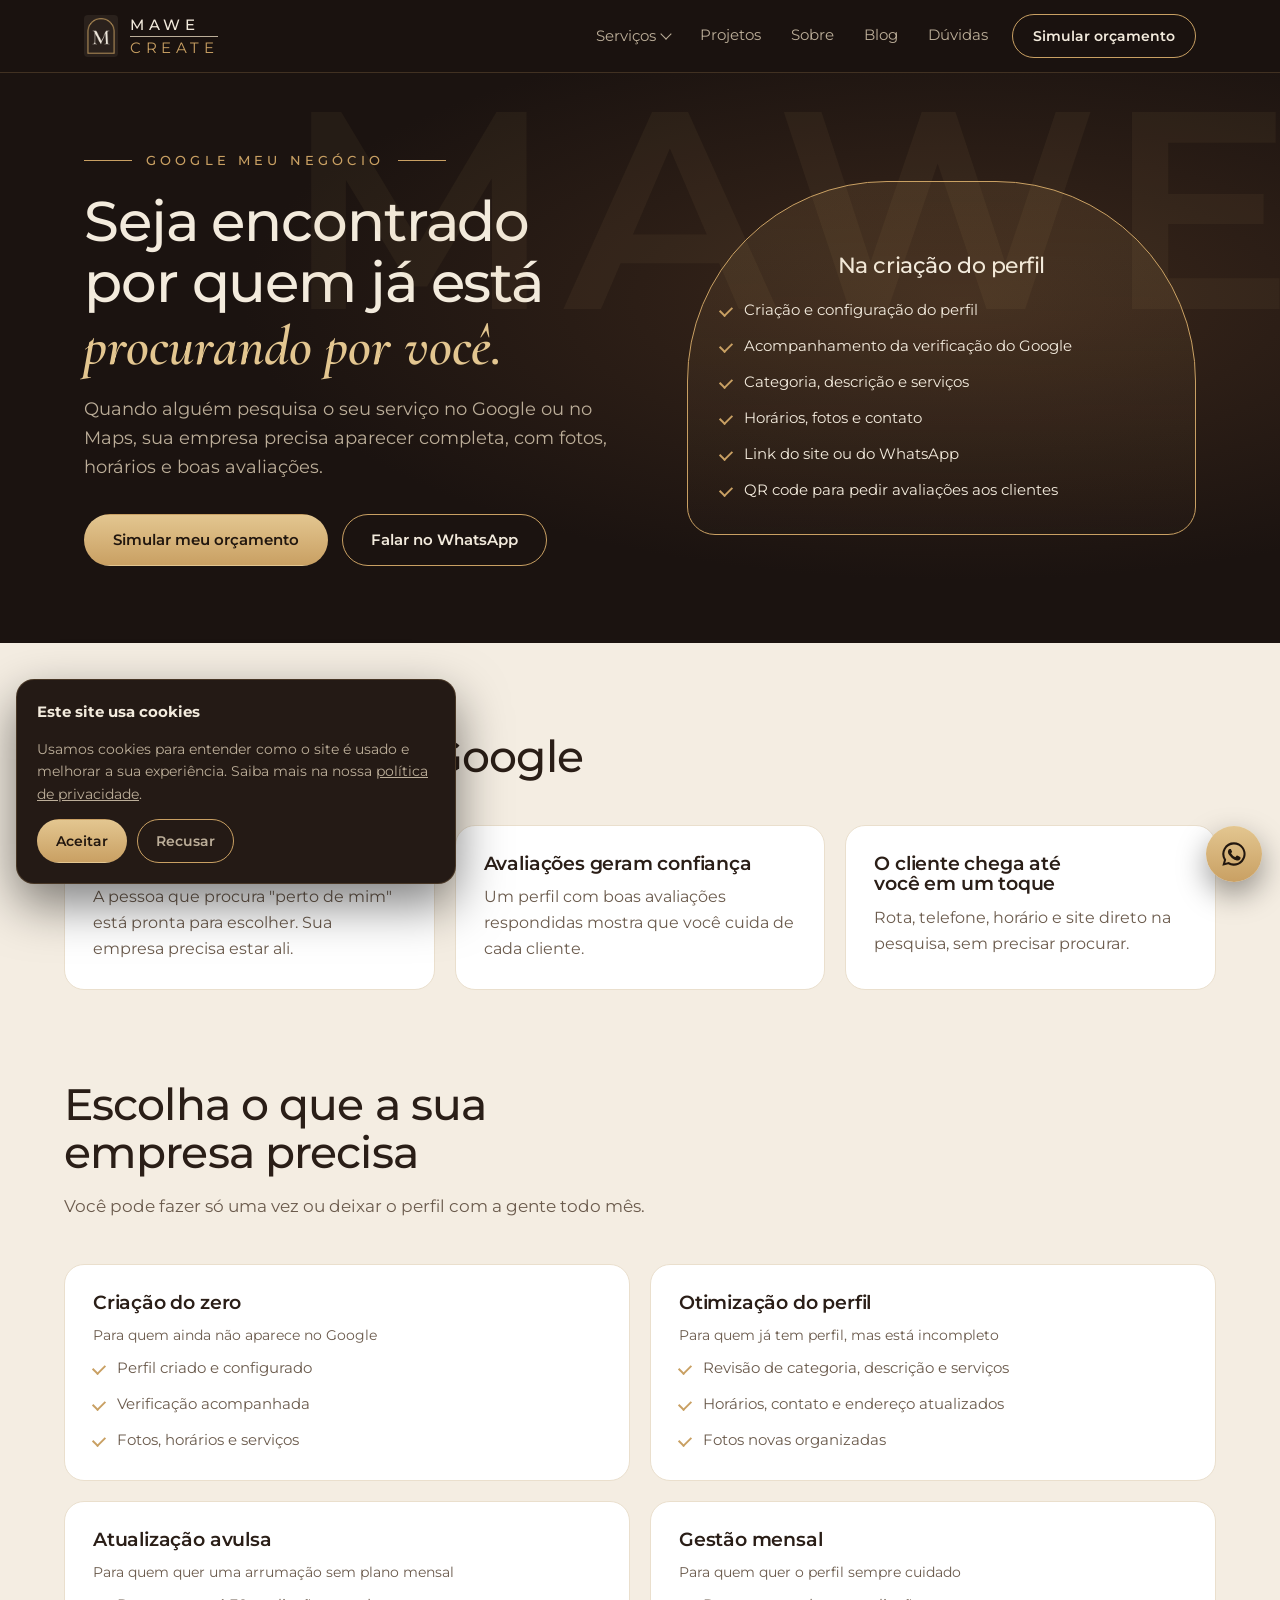
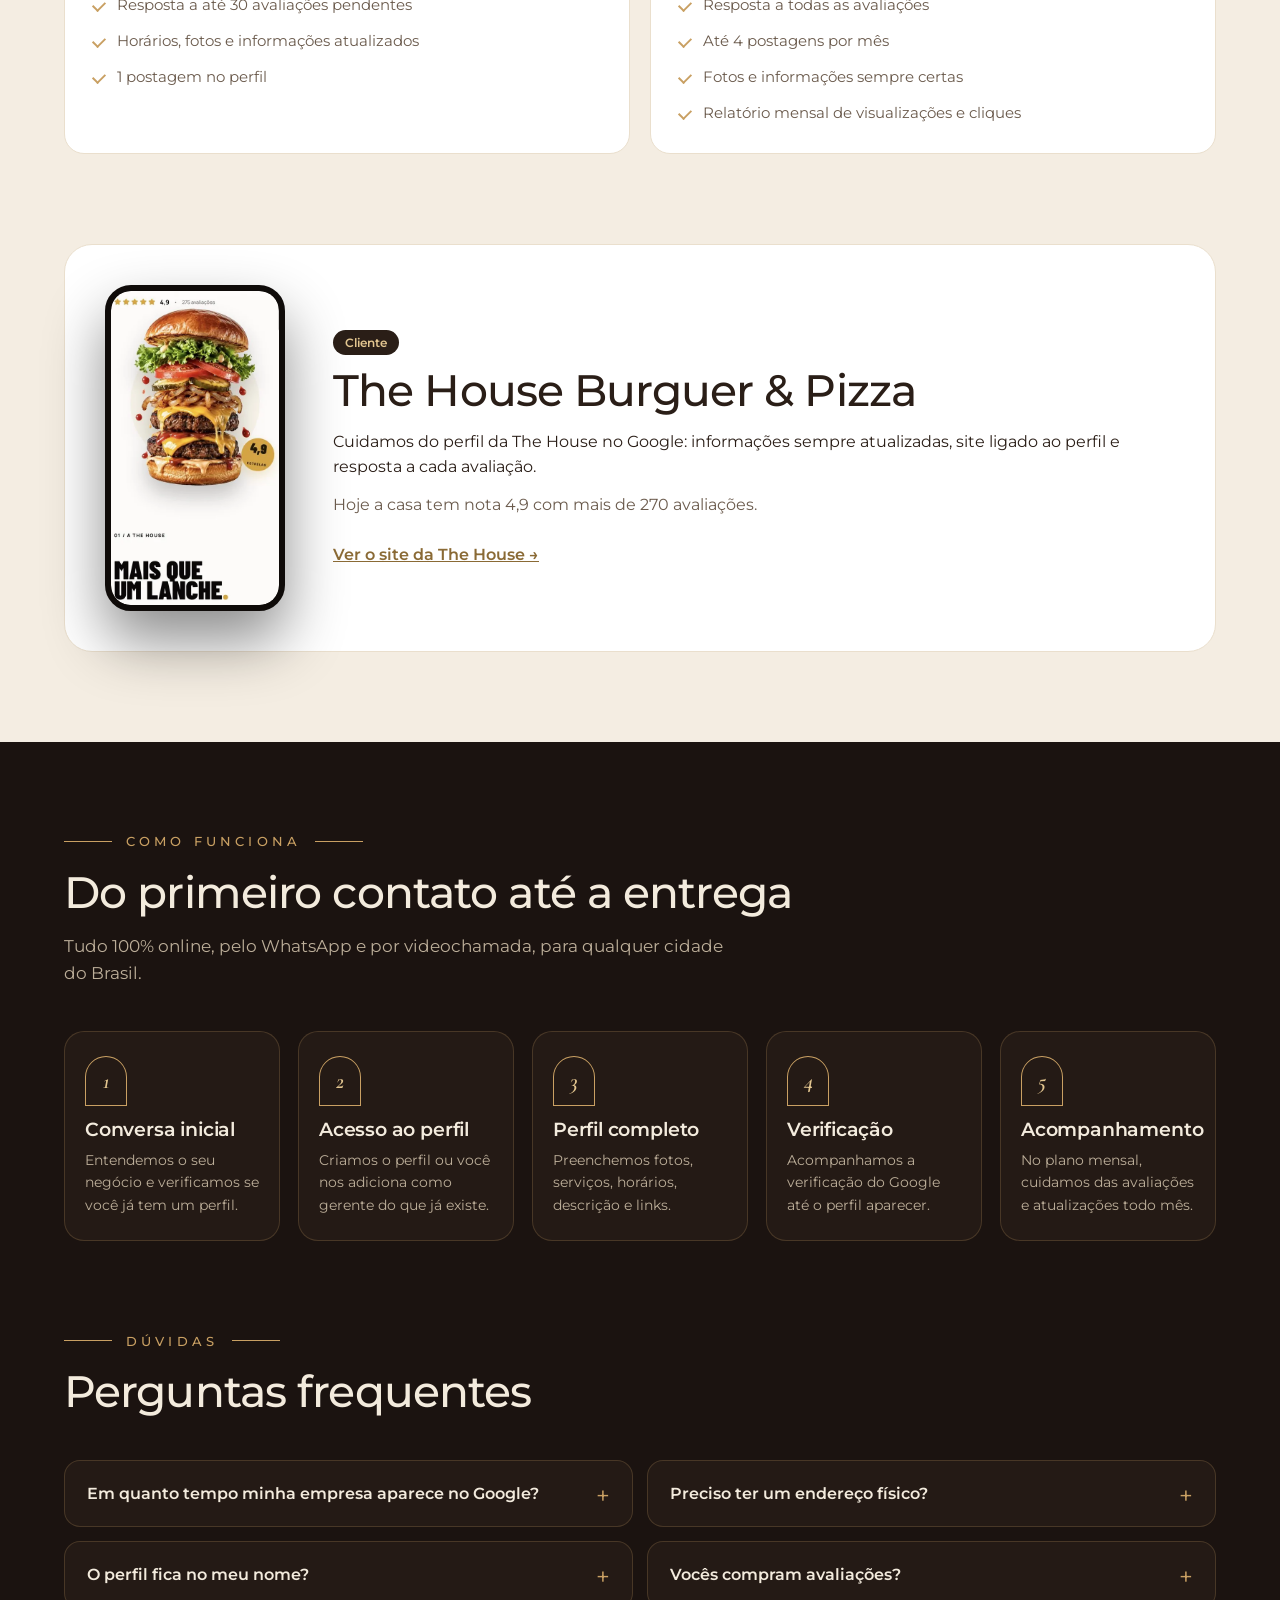
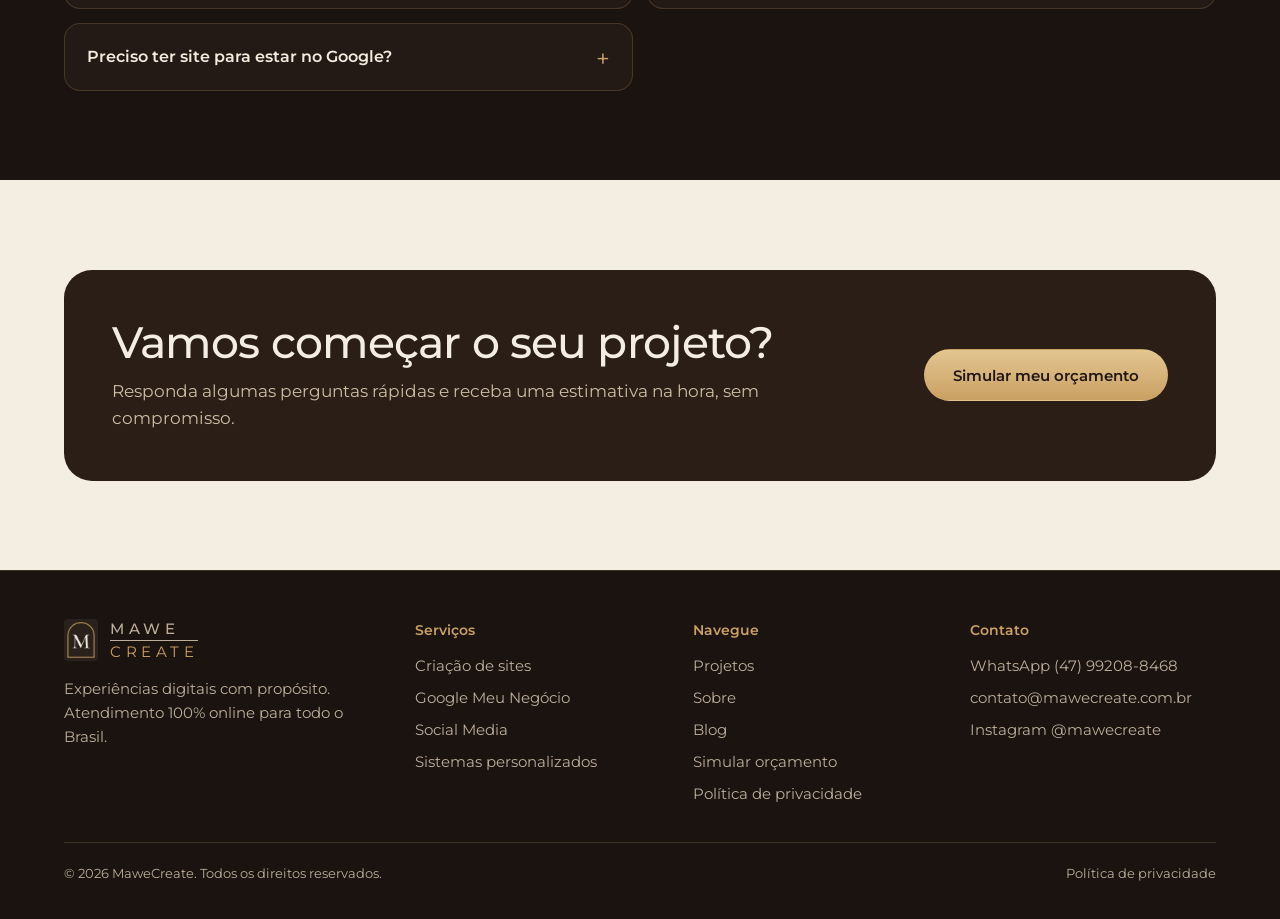
<file: google-meu-negocio.html>
<!DOCTYPE html>
<html lang="pt-BR">
<head>
<meta charset="utf-8">
<meta name="viewport" content="width=device-width, initial-scale=1">
<title>Google Meu Negócio para empresas | MaweCreate</title>
<meta name="description" content="Criação, otimização e gestão do perfil da sua empresa no Google e no Google Maps.">
<link rel="canonical" href="https://mawecreate.com.br/google-meu-negocio.html">
<meta name="robots" content="index, follow, max-image-preview:large">
<meta name="theme-color" content="#1b1310">
<link rel="icon" type="image/png" sizes="48x48" href="assets/favicon-48.png">
<link rel="apple-touch-icon" href="assets/apple-touch-icon.png">
<link rel="manifest" href="site.webmanifest">
<meta property="og:type" content="website">
<meta property="og:locale" content="pt_BR">
<meta property="og:site_name" content="MaweCreate">
<meta property="og:title" content="Google Meu Negócio para empresas | MaweCreate">
<meta property="og:description" content="Criação, otimização e gestão do perfil da sua empresa no Google e no Google Maps.">
<meta property="og:url" content="https://mawecreate.com.br/google-meu-negocio.html">
<meta property="og:image" content="https://mawecreate.com.br/assets/og.jpg">
<meta property="og:image:width" content="1200">
<meta property="og:image:height" content="630">
<meta name="twitter:card" content="summary_large_image">
<link rel="preconnect" href="https://fonts.googleapis.com">
<link rel="preconnect" href="https://fonts.gstatic.com" crossorigin>
<link rel="stylesheet" href="https://fonts.googleapis.com/css2?family=Cormorant+Garamond:ital,wght@0,500;0,600;1,500;1,600&family=Montserrat:wght@400;500;600&display=swap">
<link rel="stylesheet" href="assets/site.css">
<script type="application/ld+json">{"@context": "https://schema.org", "@type": "Service", "name": "Gestão do Google Meu Negócio", "serviceType": "Gestão do Google Meu Negócio", "description": "Criação, otimização e gestão do perfil da sua empresa no Google e no Google Maps.", "url": "https://mawecreate.com.br/google-meu-negocio.html", "areaServed": {"@type": "Country", "name": "Brasil"}, "provider": {"@type": "ProfessionalService", "@id": "https://mawecreate.com.br/#empresa", "name": "MaweCreate", "url": "https://mawecreate.com.br/"}}</script>
<script type="application/ld+json">{"@context": "https://schema.org", "@type": "FAQPage", "mainEntity": [{"@type": "Question", "name": "Em quanto tempo minha empresa aparece no Google?", "acceptedAnswer": {"@type": "Answer", "text": "Depois que o perfil é criado, o Google faz uma verificação. Isso costuma levar alguns dias e depende do próprio Google."}}, {"@type": "Question", "name": "Preciso ter um endereço físico?", "acceptedAnswer": {"@type": "Answer", "text": "Não necessariamente. Quem atende na casa do cliente ou online pode configurar a área de atendimento e deixar o endereço oculto."}}, {"@type": "Question", "name": "O perfil fica no meu nome?", "acceptedAnswer": {"@type": "Answer", "text": "Sim. O perfil é da sua empresa. Nós entramos apenas como gerentes para cuidar dele."}}, {"@type": "Question", "name": "Vocês compram avaliações?", "acceptedAnswer": {"@type": "Answer", "text": "Não. Ajudamos você a pedir avaliações reais aos seus clientes, com link e QR code."}}, {"@type": "Question", "name": "Preciso ter site para estar no Google?", "acceptedAnswer": {"@type": "Answer", "text": "Não é obrigatório, mas o site ligado ao perfil passa mais confiança e leva o cliente para conhecer melhor o seu trabalho."}}]}</script>
</head>
<body>
<header class="top" id="top">
 <div class="wrap">
  <a class="brand" href="index.html" aria-label="MaweCreate, página inicial"><img src="assets/simbolo-mawe.png" alt="" width="34" height="42"><span><b>MAWE</b><i>CREATE</i></span></a>
  <nav id="nav" aria-label="Menu principal">
   <div class="dd" id="dd"><button class="ddb" id="ddb" type="button" aria-expanded="false" aria-controls="ddm">Serviços</button><div class="ddm" id="ddm"><a href="criacao-de-sites.html"><b>Criação de sites</b><small>One page, landing page, institucional e link na bio</small></a><a href="google-meu-negocio.html"><b>Google Meu Negócio</b><small>Apareça no Google e no Maps</small></a><a href="social-media.html"><b>Social Media</b><small>Instagram organizado e conteúdo todo mês</small></a><a href="sistemas-personalizados.html"><b>Sistemas personalizados</b><small>Gestão, educação e organização pessoal</small></a></div></div>
   <a href="projetos.html">Projetos</a><a href="sobre.html">Sobre</a><a href="blog.html">Blog</a><a href="index.html#duvidas">Dúvidas</a><a class="navcta" href="orcamento.html">Simular orçamento</a>
  </nav>
  <a class="btn btn-line" href="orcamento.html">Simular orçamento</a>
  <button class="menu" id="menu" aria-label="Abrir menu" aria-expanded="false" aria-controls="nav">&#9776;</button>
 </div>
</header>
<main>
<section class="hero">
 <div class="mark" aria-hidden="true">MAWE</div>
 <div class="wrap svhero">
  <div>
   <div class="eyebrow">Google Meu Negócio</div>
   <h1>Seja encontrado por quem já está <span class="serif">procurando por você.</span></h1>
   <p class="lead">Quando alguém pesquisa o seu serviço no Google ou no Maps, sua empresa precisa aparecer completa, com fotos, horários e boas avaliações.</p>
   <div class="ctas"><a class="btn btn-gold" href="orcamento.html#google">Simular meu orçamento</a><a class="btn btn-line" href="https://wa.me/5547992088468?text=Ol%C3%A1%21%20Vim%20pela%20p%C3%A1gina%20de%20Google%20Meu%20Neg%C3%B3cio%20da%20MaweCreate." target="_blank" rel="noopener">Falar no WhatsApp</a></div>
  </div>
  <div class="incl"><h2>Na criação do perfil</h2><ul><li>Criação e configuração do perfil</li><li>Acompanhamento da verificação do Google</li><li>Categoria, descrição e serviços</li><li>Horários, fotos e contato</li><li>Link do site ou do WhatsApp</li><li>QR code para pedir avaliações aos clientes</li></ul></div>
 </div>
</section>

<section class="band light">
 <div class="wrap">
  <div class="head"><h2>Por que estar no Google</h2></div>
  <div class="benefits"><div class="card"><h3>Quem pesquisa já quer comprar</h3><p class="mute">A pessoa que procura "perto de mim" está pronta para escolher. Sua empresa precisa estar ali.</p></div><div class="card"><h3>Avaliações geram confiança</h3><p class="mute">Um perfil com boas avaliações respondidas mostra que você cuida de cada cliente.</p></div><div class="card"><h3>O cliente chega até você em um toque</h3><p class="mute">Rota, telefone, horário e site direto na pesquisa, sem precisar procurar.</p></div></div>
 </div>
</section>

<section class="band light" style="padding-top:0">
 <div class="wrap">
  <div class="head"><h2>Escolha o que a sua empresa precisa</h2><p class="lead">Você pode fazer só uma vez ou deixar o perfil com a gente todo mês.</p></div>
  <div class="opts3 n4"><div class="opt"><h3>Criação do zero</h3><p class="when">Para quem ainda não aparece no Google</p><ul><li>Perfil criado e configurado</li><li>Verificação acompanhada</li><li>Fotos, horários e serviços</li></ul></div><div class="opt"><h3>Otimização do perfil</h3><p class="when">Para quem já tem perfil, mas está incompleto</p><ul><li>Revisão de categoria, descrição e serviços</li><li>Horários, contato e endereço atualizados</li><li>Fotos novas organizadas</li></ul></div><div class="opt"><h3>Atualização avulsa</h3><p class="when">Para quem quer uma arrumação sem plano mensal</p><ul><li>Resposta a até 30 avaliações pendentes</li><li>Horários, fotos e informações atualizados</li><li>1 postagem no perfil</li></ul></div><div class="opt"><h3>Gestão mensal</h3><p class="when">Para quem quer o perfil sempre cuidado</p><ul><li>Resposta a todas as avaliações</li><li>Até 4 postagens por mês</li><li>Fotos e informações sempre certas</li><li>Relatório mensal de visualizações e cliques</li></ul></div></div>
 </div>
</section>

<section class="band light" style="padding-top:0">
 <div class="wrap">
  <div class="case"><div class="phone"><img src="assets/house.webp" alt="Site da The House com nota 4,9 no Google"></div><div><span class="badge real">Cliente</span><h2 style="margin:12px 0 14px">The House Burguer & Pizza</h2><p>Cuidamos do perfil da The House no Google: informações sempre atualizadas, site ligado ao perfil e resposta a cada avaliação.</p><p class="mute">Hoje a casa tem nota 4,9 com mais de 270 avaliações.</p><a class="more" href="https://thehouseburgueria.com.br" target="_blank" rel="noopener">Ver o site da The House &rarr;</a></div></div>
 </div>
</section>

<section class="band">
 <div class="wrap">
  <div class="head"><div class="eyebrow">Como funciona</div><h2>Do primeiro contato até a entrega</h2><p class="lead">Tudo 100% online, pelo WhatsApp e por videochamada, para qualquer cidade do Brasil.</p></div>
  <ol class="steps"><li><h3>Conversa inicial</h3><p>Entendemos o seu negócio e verificamos se você já tem um perfil.</p></li><li><h3>Acesso ao perfil</h3><p>Criamos o perfil ou você nos adiciona como gerente do que já existe.</p></li><li><h3>Perfil completo</h3><p>Preenchemos fotos, serviços, horários, descrição e links.</p></li><li><h3>Verificação</h3><p>Acompanhamos a verificação do Google até o perfil aparecer.</p></li><li><h3>Acompanhamento</h3><p>No plano mensal, cuidamos das avaliações e atualizações todo mês.</p></li></ol>
 </div>
</section>

<section class="band" style="padding-top:0">
 <div class="wrap">
  <div class="head"><div class="eyebrow">Dúvidas</div><h2>Perguntas frequentes</h2></div>
  <div class="faq"><details><summary>Em quanto tempo minha empresa aparece no Google?</summary><p>Depois que o perfil é criado, o Google faz uma verificação. Isso costuma levar alguns dias e depende do próprio Google.</p></details><details><summary>Preciso ter um endereço físico?</summary><p>Não necessariamente. Quem atende na casa do cliente ou online pode configurar a área de atendimento e deixar o endereço oculto.</p></details><details><summary>O perfil fica no meu nome?</summary><p>Sim. O perfil é da sua empresa. Nós entramos apenas como gerentes para cuidar dele.</p></details><details><summary>Vocês compram avaliações?</summary><p>Não. Ajudamos você a pedir avaliações reais aos seus clientes, com link e QR code.</p></details><details><summary>Preciso ter site para estar no Google?</summary><p>Não é obrigatório, mas o site ligado ao perfil passa mais confiança e leva o cliente para conhecer melhor o seu trabalho.</p></details></div>
 </div>
</section>

<section class="band light">
 <div class="wrap simcta">
  <div><h2>Vamos começar o seu projeto?</h2><p class="lead">Responda algumas perguntas rápidas e receba uma estimativa na hora, sem compromisso.</p></div>
  <a class="btn btn-gold" href="orcamento.html#google">Simular meu orçamento</a>
 </div>
</section>
</main>

<footer>
 <div class="wrap">
  <div><a class="brand" href="index.html"><img src="assets/simbolo-mawe.png" alt="" width="34" height="42"><span><b>MAWE</b><i>CREATE</i></span></a><p class="mute" style="margin-top:16px;max-width:36ch;font-size:15px">Experiências digitais com propósito. Atendimento 100% online para todo o Brasil.</p></div>
  <div><h4>Serviços</h4><ul><li><a href="criacao-de-sites.html">Criação de sites</a></li><li><a href="google-meu-negocio.html">Google Meu Negócio</a></li><li><a href="social-media.html">Social Media</a></li><li><a href="sistemas-personalizados.html">Sistemas personalizados</a></li></ul></div>
  <div><h4>Navegue</h4><ul><li><a href="projetos.html">Projetos</a></li><li><a href="sobre.html">Sobre</a></li><li><a href="blog.html">Blog</a></li><li><a href="orcamento.html">Simular orçamento</a></li><li><a href="privacidade.html">Política de privacidade</a></li></ul></div>
  <div><h4>Contato</h4><ul><li><a href="https://wa.me/5547992088468" target="_blank" rel="noopener">WhatsApp (47) 99208-8468</a></li><li><a href="mailto:contato@mawecreate.com.br">contato@mawecreate.com.br</a></li><li><a href="https://instagram.com/mawecreate" target="_blank" rel="noopener">Instagram @mawecreate</a></li></ul></div>
 </div>
 <p class="copy"><span>© 2026 MaweCreate. Todos os direitos reservados.</span><a href="privacidade.html">Política de privacidade</a></p>
</footer>
<a class="wa" href="https://wa.me/5547992088468?text=Ol%C3%A1%21%20Vim%20pelo%20site%20da%20MaweCreate." target="_blank" rel="noopener" aria-label="Falar no WhatsApp"><svg viewBox="0 0 24 24" fill="currentColor"><path d="M12 2a10 10 0 0 0-8.6 15.1L2 22l5-1.3A10 10 0 1 0 12 2zm0 18.2a8.2 8.2 0 0 1-4.2-1.1l-.3-.2-3 .8.8-2.9-.2-.3A8.2 8.2 0 1 1 12 20.2zm4.5-6.1c-.2-.1-1.5-.7-1.7-.8s-.4-.1-.6.1-.7.8-.8 1-.3.2-.5.1a6.7 6.7 0 0 1-3.3-2.9c-.3-.4.2-.4.7-1.3a.5.5 0 0 0 0-.4l-.8-1.8c-.2-.5-.4-.4-.6-.4h-.5a1 1 0 0 0-.7.3 3 3 0 0 0-.9 2.2 5.2 5.2 0 0 0 1.1 2.7 11.9 11.9 0 0 0 4.5 4c1.7.7 2.4.8 3.2.6a2.7 2.7 0 0 0 1.8-1.3 2.2 2.2 0 0 0 .2-1.3c-.1-.1-.3-.2-.5-.3z"/></svg></a>
<script src="assets/site.js" defer></script>
<div class="cookie" id="cookie" role="dialog" aria-label="Aviso de cookies" hidden>
 <strong>Este site usa cookies</strong>
 <p>Usamos cookies para entender como o site é usado e melhorar a sua experiência. Saiba mais na nossa <a href="privacidade.html">política de privacidade</a>.</p>
 <div class="row"><button class="btn btn-gold" type="button" data-c="aceito">Aceitar</button><button class="btn btn-line" type="button" data-c="recusado">Recusar</button></div>
</div>
</body>
</html>
</file>
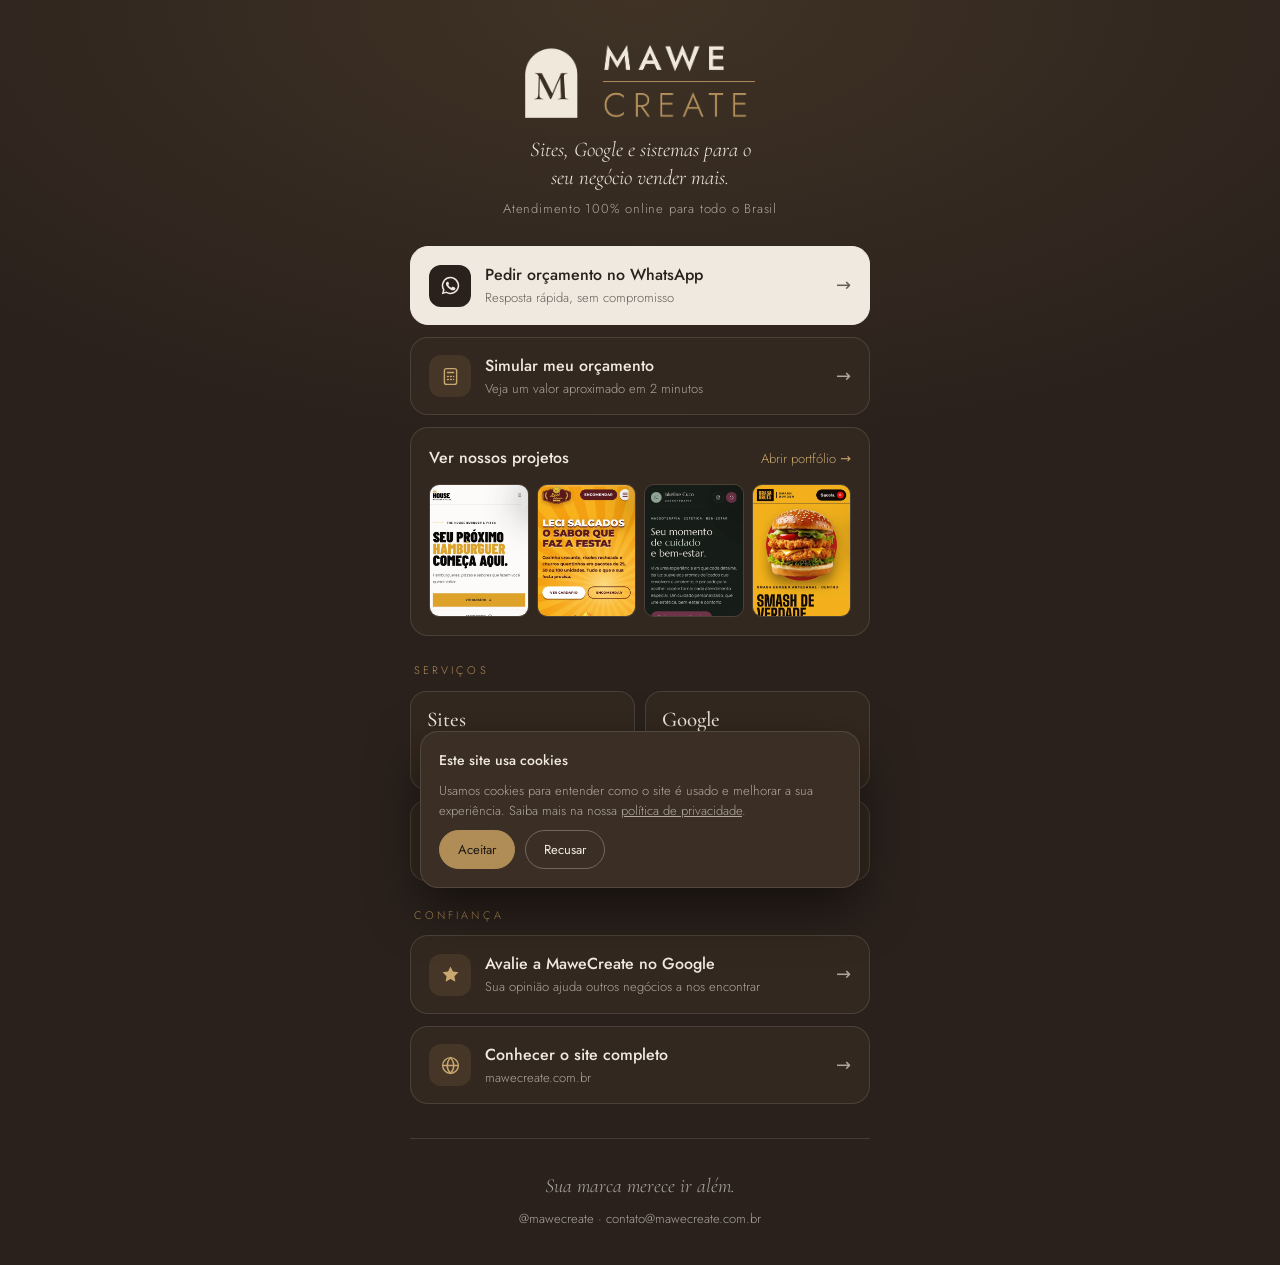
<file: links.html>
<!DOCTYPE html>
<html lang="pt-BR">
<head>
<meta charset="utf-8">
<meta name="viewport" content="width=device-width, initial-scale=1">
<title>MaweCreate | Links</title>
<meta name="description" content="Sites, Google, Social Media e sistemas para o seu negócio vender mais. Orçamento, projetos e contato da MaweCreate.">
<link rel="canonical" href="https://mawecreate.com.br/links.html">
<meta name="theme-color" content="#2a211c">
<link rel="icon" type="image/png" sizes="48x48" href="assets/favicon-48.png">
<link rel="apple-touch-icon" href="assets/apple-touch-icon.png">
<link rel="manifest" href="site.webmanifest">
<meta property="og:type" content="website">
<meta property="og:locale" content="pt_BR">
<meta property="og:site_name" content="MaweCreate">
<meta property="og:title" content="MaweCreate | Links">
<meta property="og:description" content="Sites, Google, Social Media e sistemas para o seu negócio vender mais.">
<meta property="og:url" content="https://mawecreate.com.br/links.html">
<meta property="og:image" content="https://mawecreate.com.br/assets/og.jpg">
<meta property="og:image:width" content="1200">
<meta property="og:image:height" content="630">
<meta name="twitter:card" content="summary_large_image">
<link rel="preconnect" href="https://fonts.googleapis.com">
<link rel="preconnect" href="https://fonts.gstatic.com" crossorigin>
<link href="https://fonts.googleapis.com/css2?family=Cormorant+Garamond:ital,wght@0,500;0,600;1,500&family=Jost:wght@300;400;500&display=swap" rel="stylesheet">
<style>
:root{
  --bg:#2a211c; --bg2:#33281f; --bg3:#3b2f25; --line:rgba(240,233,223,.13);
  --cream:#f0e9df; --soft:rgba(240,233,223,.66); --gold:#b08d57; --gold2:#c9a76f;
  --serif:'Cormorant Garamond',Georgia,serif; --sans:'Jost',system-ui,sans-serif;
}
*{box-sizing:border-box;margin:0;padding:0}
body{min-height:100vh;background:radial-gradient(120% 60% at 50% 0%,rgba(176,141,87,.16),transparent 60%),var(--bg);color:var(--cream);font-family:var(--sans);font-weight:300;line-height:1.5;-webkit-font-smoothing:antialiased}
a{color:inherit;text-decoration:none}
img{display:block;max-width:100%}
.page{width:min(460px,100% - 36px);margin:0 auto;padding:44px 0 36px}

/* topo */
.head{text-align:center;margin-bottom:28px}
.logo{margin:0 auto}
.logo img{width:230px;height:auto;margin:0 auto}
.wm{display:inline-flex;flex-direction:column;align-items:stretch;line-height:1}
.wm b{font-weight:400;font-size:20px;letter-spacing:.38em;padding-left:.38em}
.wm i{height:1px;background:var(--gold);margin:8px 0}
.wm span{color:var(--gold);font-size:13px;letter-spacing:.42em;padding-left:.42em}
.head p{font-family:var(--serif);font-style:italic;font-size:21px;line-height:1.3;color:var(--cream);margin:18px auto 0;max-width:26ch}
.head small{display:block;margin-top:8px;font-size:13px;letter-spacing:.06em;color:var(--soft)}

/* black friday */
.bf{position:relative;display:block;overflow:hidden;border-radius:22px;padding:22px 22px 20px;margin-bottom:14px;background:linear-gradient(135deg,#c9a76f,#a8834c 55%,#8d6c3c);color:#1f1813;box-shadow:0 18px 40px -18px rgba(176,141,87,.6);transition:transform .2s}
.bf:active{transform:scale(.985)}
.bf::after{content:"";position:absolute;right:-30px;top:-30px;width:150px;height:150px;border-radius:50%;border:1px solid rgba(31,24,19,.18)}
.bf .eyebrow{font-size:11px;letter-spacing:.28em;text-transform:uppercase;font-weight:500}
.bf strong{display:block;font-family:var(--serif);font-weight:600;font-size:40px;line-height:1;margin:8px 0 6px}
.bf p{font-size:15px;font-weight:400;max-width:28ch}
.bf .row{display:flex;justify-content:space-between;align-items:center;margin-top:16px;gap:12px}
.bf .prazo{font-size:13px;font-weight:500;background:rgba(31,24,19,.12);padding:6px 12px;border-radius:999px}
.bf .go{font-size:14px;font-weight:500;display:inline-flex;align-items:center;gap:6px}
.bf[hidden]{display:none}

/* botões */
.lk{display:flex;align-items:center;gap:14px;padding:16px 18px;margin-bottom:12px;border-radius:18px;background:var(--bg2);border:1px solid var(--line);transition:border-color .2s,background .2s,transform .2s}
.lk:hover{border-color:rgba(240,233,223,.3)}
.lk:active{transform:scale(.985)}
.lk .ic{flex:none;width:42px;height:42px;border-radius:12px;display:grid;place-items:center;background:rgba(176,141,87,.14);color:var(--gold2)}
.lk .ic svg{width:21px;height:21px}
.lk .tx{flex:1;min-width:0}
.lk b{display:block;font-weight:500;font-size:16px}
.lk small{display:block;font-size:13px;color:var(--soft);margin-top:1px}
.lk .ar{flex:none;color:var(--soft);font-size:18px}
.lk.main{background:var(--cream);color:var(--bg);border-color:var(--cream)}
.lk.main .ic{background:var(--bg);color:var(--cream)}
.lk.main small,.lk.main .ar{color:rgba(42,33,28,.7)}

/* projetos */
.proj{display:block;padding:18px;margin-bottom:12px;border-radius:18px;background:var(--bg2);border:1px solid var(--line)}
.proj .top{display:flex;justify-content:space-between;align-items:baseline;gap:10px;margin-bottom:14px}
.proj b{font-weight:500;font-size:16px}
.proj .top span{font-size:13px;color:var(--gold2)}
.strip{display:grid;grid-template-columns:repeat(4,1fr);gap:8px}
.strip img{width:100%;aspect-ratio:3/4;object-fit:cover;object-position:top;border-radius:10px;border:1px solid var(--line)}

/* títulos de grupo */
.lbl{font-size:11px;letter-spacing:.28em;text-transform:uppercase;color:var(--gold);margin:26px 0 12px 4px}

/* serviços */
.grid{display:grid;grid-template-columns:1fr 1fr;gap:10px}
.sv{padding:16px;border-radius:16px;background:var(--bg2);border:1px solid var(--line);transition:border-color .2s}
.sv:hover{border-color:rgba(240,233,223,.3)}
.sv b{display:block;font-family:var(--serif);font-weight:500;font-size:21px;line-height:1.1}
.sv small{display:block;font-size:12px;color:var(--soft);margin-top:6px}

/* google */
.stars{display:flex;gap:2px;color:var(--gold2)}
.stars svg{width:14px;height:14px}

footer{text-align:center;margin-top:34px;padding-top:24px;border-top:1px solid var(--line)}
footer .slogan{font-family:var(--serif);font-style:italic;font-size:20px}
footer p{font-size:13px;color:var(--soft);margin-top:8px}
footer a:hover{color:var(--gold2)}

/* entrada suave */
.in{opacity:0;transform:translateY(10px);animation:in .6s forwards}
@keyframes in{to{opacity:1;transform:none}}

/* cookies */
.cookie{position:fixed;left:12px;right:12px;bottom:12px;z-index:40;max-width:440px;margin:0 auto;padding:18px;border-radius:18px;background:var(--bg3);border:1px solid var(--line);box-shadow:0 20px 50px rgba(0,0,0,.5);display:grid;gap:10px;font-size:13px;color:var(--soft)}
.cookie[hidden]{display:none}
.cookie strong{color:var(--cream);font-weight:500;font-size:14px}
.cookie a{text-decoration:underline}
.cookie .row{display:flex;gap:10px}
.cookie button{font-family:var(--sans);font-size:13px;padding:9px 18px;border-radius:999px;cursor:pointer;border:1px solid rgba(240,233,223,.3);background:none;color:var(--cream)}
.cookie button[data-c="aceito"]{background:var(--gold);border-color:var(--gold);color:#1f1813}
@media (prefers-reduced-motion:reduce){.in{animation:none;opacity:1;transform:none}*{transition:none!important}}
</style>
</head>
<body>
<main class="page">

  <header class="head in">
    <h1 class="logo"><img src="assets/logo-mawecreate.png" alt="MaweCreate" width="529" height="171"></h1>
    <p>Sites, Google e sistemas para o seu negócio vender mais.</p>
    <small>Atendimento 100% online para todo o Brasil</small>
  </header>

  <a class="bf in" id="bf" style="animation-delay:.08s" href="https://wa.me/5547992088468?text=Ol%C3%A1!%20Vi%20a%20Black%20Friday%20no%20link%20da%20bio%20e%20quero%20aproveitar%20os%2020%25." target="_blank" rel="noopener">
    <span class="eyebrow">Black Friday MaweCreate</span>
    <strong>20% off</strong>
    <p>Em todos os serviços: sites, Google, Social Media e sistemas.</p>
    <div class="row"><span class="prazo" id="prazo">Até 30/11</span><span class="go">Quero aproveitar <span aria-hidden="true">→</span></span></div>
  </a>

  <a class="lk main in" style="animation-delay:.14s" href="https://wa.me/5547992088468?text=Ol%C3%A1!%20Vim%20pelo%20link%20da%20bio%20e%20quero%20um%20or%C3%A7amento." target="_blank" rel="noopener">
    <span class="ic"><svg viewBox="0 0 24 24" fill="currentColor" aria-hidden="true"><path d="M12 2a10 10 0 0 0-8.6 15.1L2 22l5-1.3A10 10 0 1 0 12 2zm0 18.2a8.2 8.2 0 0 1-4.2-1.1l-.3-.2-3 .8.8-2.9-.2-.3A8.2 8.2 0 1 1 12 20.2zm4.5-6.1c-.2-.1-1.5-.7-1.7-.8s-.4-.1-.6.1-.7.8-.8 1-.3.2-.5.1a6.7 6.7 0 0 1-3.3-2.9c-.3-.4.2-.4.7-1.3a.5.5 0 0 0 0-.4l-.8-1.8c-.2-.5-.4-.4-.6-.4h-.5a1 1 0 0 0-.7.3 3 3 0 0 0-.9 2.2 5.2 5.2 0 0 0 1.1 2.7 11.9 11.9 0 0 0 4.5 4c1.7.7 2.4.8 3.2.6a2.7 2.7 0 0 0 1.8-1.3 2.2 2.2 0 0 0 .2-1.3c-.1-.1-.3-.2-.5-.3z"/></svg></span>
    <span class="tx"><b>Pedir orçamento no WhatsApp</b><small>Resposta rápida, sem compromisso</small></span>
    <span class="ar" aria-hidden="true">→</span>
  </a>

  <a class="lk in" style="animation-delay:.2s" href="orcamento.html">
    <span class="ic"><svg viewBox="0 0 24 24" fill="none" stroke="currentColor" stroke-width="1.6" stroke-linecap="round" aria-hidden="true"><rect x="5" y="3" width="14" height="18" rx="2.5"/><path d="M8.5 7.5h7M8.5 12h1M12 12h1M15.5 12h0M8.5 15.5h1M12 15.5h1M15.5 15.5h0"/></svg></span>
    <span class="tx"><b>Simular meu orçamento</b><small>Veja um valor aproximado em 2 minutos</small></span>
    <span class="ar" aria-hidden="true">→</span>
  </a>

  <a class="proj in" style="animation-delay:.26s" href="projetos.html">
    <div class="top"><b>Ver nossos projetos</b><span>Abrir portfólio →</span></div>
    <div class="strip">
      <img src="assets/projetos/house-1.webp" alt="Site The House" loading="lazy">
      <img src="assets/projetos/leci-1.webp" alt="Site Leci Salgados" loading="lazy">
      <img src="assets/projetos/jake-1.webp" alt="Site Jakeline Cuco" loading="lazy">
      <img src="assets/projetos/brasa-1.webp" alt="Site Brasa Bruta" loading="lazy">
    </div>
  </a>

  <div class="lbl">Serviços</div>
  <div class="grid">
    <a class="sv" href="criacao-de-sites.html"><b>Sites</b><small>One page, landing page, institucional e link na bio</small></a>
    <a class="sv" href="google-meu-negocio.html"><b>Google</b><small>Apareça no Google e no Maps</small></a>
    <a class="sv" href="social-media.html"><b>Social Media</b><small>Instagram organizado e conteúdo</small></a>
    <a class="sv" href="sistemas-personalizados.html"><b>Sistemas</b><small>Gestão e organização sob medida</small></a>
  </div>

  <div class="lbl">Confiança</div>
  <a class="lk" href="https://g.page/r/CcohHqUNFVgFEBM/review" target="_blank" rel="noopener">
    <span class="ic"><svg viewBox="0 0 24 24" fill="currentColor" aria-hidden="true"><path d="M12 2.8l2.8 5.8 6.3.9-4.6 4.4 1.1 6.3L12 17.2l-5.6 3 1.1-6.3L2.9 9.5l6.3-.9z"/></svg></span>
    <span class="tx"><b>Avalie a MaweCreate no Google</b><small>Sua opinião ajuda outros negócios a nos encontrar</small></span>
    <span class="ar" aria-hidden="true">→</span>
  </a>
  <a class="lk" href="index.html">
    <span class="ic"><svg viewBox="0 0 24 24" fill="none" stroke="currentColor" stroke-width="1.6" aria-hidden="true"><circle cx="12" cy="12" r="9"/><path d="M3 12h18M12 3c2.5 2.6 3.8 5.6 3.8 9s-1.3 6.4-3.8 9c-2.5-2.6-3.8-5.6-3.8-9S9.5 5.6 12 3z"/></svg></span>
    <span class="tx"><b>Conhecer o site completo</b><small>mawecreate.com.br</small></span>
    <span class="ar" aria-hidden="true">→</span>
  </a>

  <footer>
    <p class="slogan">Sua marca merece ir além.</p>
    <p><a href="https://instagram.com/mawecreate" target="_blank" rel="noopener">@mawecreate</a> · <a href="mailto:contato@mawecreate.com.br">contato@mawecreate.com.br</a></p>
  </footer>
</main>

<script>
/* Black Friday: mostra os dias que faltam e some sozinha em 01/12/2026 */
(function(){
  var fim = new Date('2026-12-01T00:00:00-03:00');
  var agora = new Date();
  var bf = document.getElementById('bf');
  if (agora >= fim) { bf.hidden = true; return; }
  var dias = Math.ceil((fim - agora) / 86400000);
  var prazo = document.getElementById('prazo');
  if (dias <= 1) prazo.textContent = 'Último dia';
  else if (dias <= 4) prazo.textContent = 'Faltam ' + dias + ' dias';
})();
</script>
<script src="assets/site.js" defer></script>
<div class="cookie" id="cookie" role="dialog" aria-label="Aviso de cookies" hidden>
 <strong>Este site usa cookies</strong>
 <p>Usamos cookies para entender como o site é usado e melhorar a sua experiência. Saiba mais na nossa <a href="privacidade.html">política de privacidade</a>.</p>
 <div class="row"><button type="button" data-c="aceito">Aceitar</button><button type="button" data-c="recusado">Recusar</button></div>
</div>
</body>
</html>
</file>
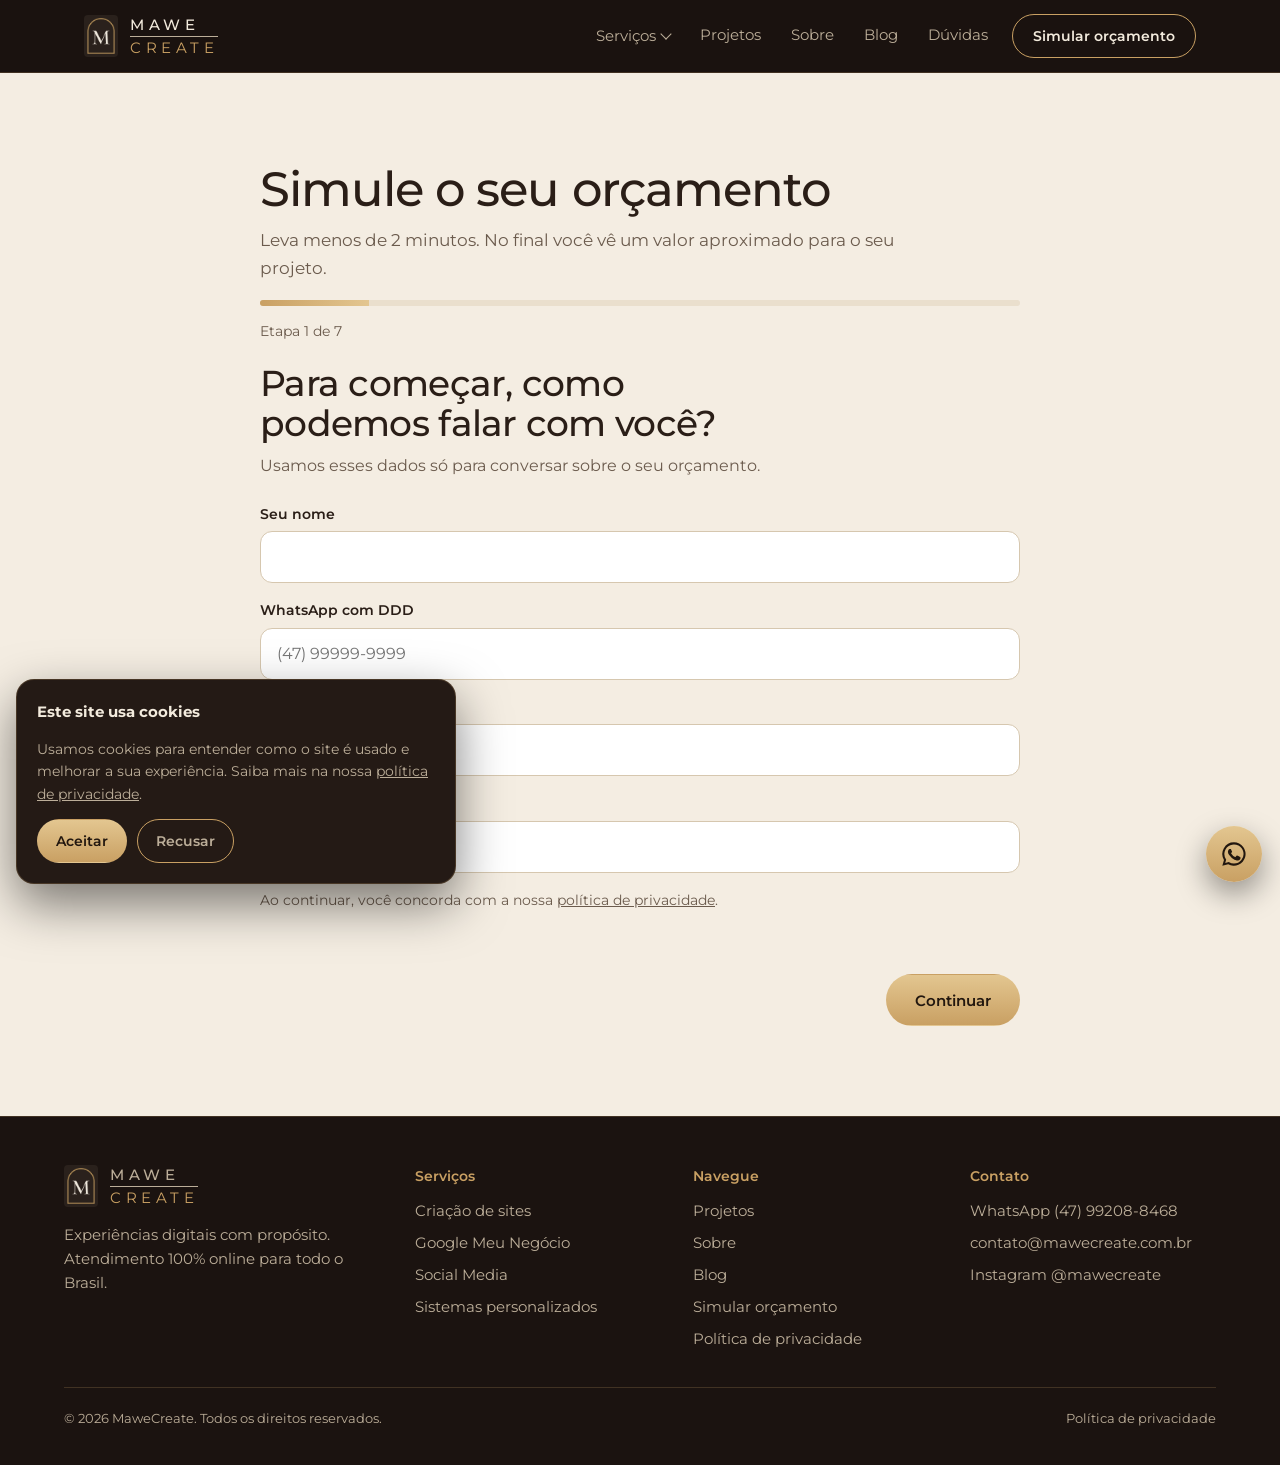
<file: orcamento.html>
<!DOCTYPE html>
<html lang="pt-BR">
<head>
<meta charset="utf-8">
<meta name="viewport" content="width=device-width, initial-scale=1">
<title>Simulação de orçamento | MaweCreate</title>
<meta name="description" content="Simule o orçamento do seu site, Google, social media ou sistema com a MaweCreate e veja um valor aproximado na hora.">
<link rel="canonical" href="https://mawecreate.com.br/orcamento.html">
<meta name="robots" content="index, follow, max-image-preview:large">
<meta name="theme-color" content="#1b1310">
<link rel="icon" type="image/png" sizes="48x48" href="assets/favicon-48.png">
<link rel="apple-touch-icon" href="assets/apple-touch-icon.png">
<link rel="manifest" href="site.webmanifest">
<meta property="og:type" content="website">
<meta property="og:locale" content="pt_BR">
<meta property="og:site_name" content="MaweCreate">
<meta property="og:title" content="Simulação de orçamento | MaweCreate">
<meta property="og:description" content="Simule o orçamento do seu site, Google, social media ou sistema com a MaweCreate e veja um valor aproximado na hora.">
<meta property="og:url" content="https://mawecreate.com.br/orcamento.html">
<meta property="og:image" content="https://mawecreate.com.br/assets/og.jpg">
<meta property="og:image:width" content="1200">
<meta property="og:image:height" content="630">
<meta name="twitter:card" content="summary_large_image">
<link rel="preconnect" href="https://fonts.googleapis.com">
<link rel="preconnect" href="https://fonts.gstatic.com" crossorigin>
<link rel="stylesheet" href="https://fonts.googleapis.com/css2?family=Cormorant+Garamond:ital,wght@0,500;0,600;1,500;1,600&family=Montserrat:wght@400;500;600&display=swap">
<link rel="stylesheet" href="assets/site.css">
</head>
<body>
<header class="top" id="top">
 <div class="wrap">
  <a class="brand" href="index.html" aria-label="MaweCreate, página inicial"><img src="assets/simbolo-mawe.png" alt="" width="34" height="42"><span><b>MAWE</b><i>CREATE</i></span></a>
  <nav id="nav" aria-label="Menu principal">
   <div class="dd" id="dd"><button class="ddb" id="ddb" type="button" aria-expanded="false" aria-controls="ddm">Serviços</button><div class="ddm" id="ddm"><a href="criacao-de-sites.html"><b>Criação de sites</b><small>One page, landing page, institucional e link na bio</small></a><a href="google-meu-negocio.html"><b>Google Meu Negócio</b><small>Apareça no Google e no Maps</small></a><a href="social-media.html"><b>Social Media</b><small>Instagram organizado e conteúdo todo mês</small></a><a href="sistemas-personalizados.html"><b>Sistemas personalizados</b><small>Gestão, educação e organização pessoal</small></a></div></div>
   <a href="projetos.html">Projetos</a><a href="sobre.html">Sobre</a><a href="blog.html">Blog</a><a href="index.html#duvidas">Dúvidas</a><a class="navcta" href="orcamento.html">Simular orçamento</a>
  </nav>
  <a class="btn btn-line" href="orcamento.html">Simular orçamento</a>
  <button class="menu" id="menu" aria-label="Abrir menu" aria-expanded="false" aria-controls="nav">&#9776;</button>
 </div>
</header>
<main>
<section class="band light">
 <div class="wiz">
  <h1 style="font-size:clamp(32px,4.4vw,48px)">Simule o seu orçamento</h1>
  <p class="lead" style="margin-top:12px">Leva menos de 2 minutos. No final você vê um valor aproximado para o seu projeto.</p>
  <div class="bar" aria-hidden="true"><i id="bar"></i></div>
  <p class="mute" id="count" style="font-size:14px;margin:-18px 0 22px"></p>
  <form id="wiz" novalidate></form>
  <div class="done" id="done" aria-live="polite">
   <span class="k" id="d-k">Estimativa para o seu projeto, a partir de</span>
   <div class="total" id="d-total"></div>
   <div class="monthly" id="d-month"></div>
   <ul class="items" id="d-items"></ul>
   <div class="tip" id="d-tip"></div>
   <p class="note">Valores no Pix. No cartão, em até 12x com a taxa da maquininha. Este é um valor aproximado: o valor final é confirmado depois da nossa conversa no WhatsApp.</p>
   <div class="ctas" style="margin-top:4px"><a class="btn btn-gold" id="d-wa" href="#" target="_blank" rel="noopener">Abrir o WhatsApp de novo</a><button class="btn btn-line" type="button" id="d-reset">Refazer simulação</button></div>
  </div>
 </div>
</section>
</main>

<footer>
 <div class="wrap">
  <div><a class="brand" href="index.html"><img src="assets/simbolo-mawe.png" alt="" width="34" height="42"><span><b>MAWE</b><i>CREATE</i></span></a><p class="mute" style="margin-top:16px;max-width:36ch;font-size:15px">Experiências digitais com propósito. Atendimento 100% online para todo o Brasil.</p></div>
  <div><h4>Serviços</h4><ul><li><a href="criacao-de-sites.html">Criação de sites</a></li><li><a href="google-meu-negocio.html">Google Meu Negócio</a></li><li><a href="social-media.html">Social Media</a></li><li><a href="sistemas-personalizados.html">Sistemas personalizados</a></li></ul></div>
  <div><h4>Navegue</h4><ul><li><a href="projetos.html">Projetos</a></li><li><a href="sobre.html">Sobre</a></li><li><a href="blog.html">Blog</a></li><li><a href="orcamento.html">Simular orçamento</a></li><li><a href="privacidade.html">Política de privacidade</a></li></ul></div>
  <div><h4>Contato</h4><ul><li><a href="https://wa.me/5547992088468" target="_blank" rel="noopener">WhatsApp (47) 99208-8468</a></li><li><a href="mailto:contato@mawecreate.com.br">contato@mawecreate.com.br</a></li><li><a href="https://instagram.com/mawecreate" target="_blank" rel="noopener">Instagram @mawecreate</a></li></ul></div>
 </div>
 <p class="copy"><span>© 2026 MaweCreate. Todos os direitos reservados.</span><a href="privacidade.html">Política de privacidade</a></p>
</footer>
<a class="wa" href="https://wa.me/5547992088468?text=Ol%C3%A1%21%20Vim%20pelo%20site%20da%20MaweCreate." target="_blank" rel="noopener" aria-label="Falar no WhatsApp"><svg viewBox="0 0 24 24" fill="currentColor"><path d="M12 2a10 10 0 0 0-8.6 15.1L2 22l5-1.3A10 10 0 1 0 12 2zm0 18.2a8.2 8.2 0 0 1-4.2-1.1l-.3-.2-3 .8.8-2.9-.2-.3A8.2 8.2 0 1 1 12 20.2zm4.5-6.1c-.2-.1-1.5-.7-1.7-.8s-.4-.1-.6.1-.7.8-.8 1-.3.2-.5.1a6.7 6.7 0 0 1-3.3-2.9c-.3-.4.2-.4.7-1.3a.5.5 0 0 0 0-.4l-.8-1.8c-.2-.5-.4-.4-.6-.4h-.5a1 1 0 0 0-.7.3 3 3 0 0 0-.9 2.2 5.2 5.2 0 0 0 1.1 2.7 11.9 11.9 0 0 0 4.5 4c1.7.7 2.4.8 3.2.6a2.7 2.7 0 0 0 1.8-1.3 2.2 2.2 0 0 0 .2-1.3c-.1-.1-.3-.2-.5-.3z"/></svg></a>
<script src="assets/leads.js"></script>
<script>
{
const WA='5547992088468';
const brl=v=>'R$ '+v.toLocaleString('pt-BR');
/* Tabela de preços: altere aqui quando os valores mudarem. Valores em lista = mensal */
const PRICE={site:{bio:250,one:700,landing:900,port:800,inst:1500,naosei:700},google:{zero:300,otim:100,gestao:[149]},social:{org:350,ess:[800],comp:[1200]},sistema:{simples:800,empresa:1200}};
const S=[
 {id:'contato',q:'Para começar, como podemos falar com você?',h:'Usamos esses dados só para conversar sobre o seu orçamento.'},
 {id:'need',multi:1,q:'O que sua empresa precisa?',h:'Pode marcar mais de uma opção.',o:[['site','Um site profissional','Para o cliente conhecer o seu negócio e entrar em contato'],['google','Aparecer no Google','Ser encontrado por quem procura o que você vende'],['social','Profissionalizar o Instagram','Perfil organizado e conteúdo que passa confiança'],['sistema','Um sistema sob medida','Para a empresa, para aulas ou para a vida pessoal']]},
 {id:'site',if:'site',q:'Que tipo de site você imagina?',h:'Se tiver dúvida, escolha "Ainda não sei".',o:[['bio','Página de link na bio','Seus principais links e contatos em uma página, para usar no Instagram'],['one','Site de uma página (one page)','Tudo sobre o seu negócio em uma página só'],['landing','Landing page','Uma página focada em vender um produto, curso ou serviço'],['port','Portfólio','Para mostrar seus trabalhos e projetos'],['inst','Site institucional','Várias páginas: início, sobre, serviços e contato'],['naosei','Ainda não sei','A gente te ajuda a escolher']]},
 {id:'google',if:'google',q:'Como está a sua empresa no Google hoje?',o:[['zero','Ainda não aparece no Google','Vamos criar o seu perfil do zero'],['otim','Já aparece, mas está incompleto','Vamos melhorar o perfil que já existe'],['gestao','Quero alguém cuidando do perfil todo mês','Avaliações respondidas, fotos e informações sempre atualizadas']]},
 {id:'social',if:'social',q:'O que você precisa no Instagram?',o:[['org','Organizar o meu perfil','Bio, destaques e algumas artes para começar'],['ess','Postagens todo mês','Até 8 posts por mês com arte e legenda, mais stories'],['comp','Postagens e stories toda semana','Até 12 posts por mês, stories 3 vezes por semana e relatório']]},
 {id:'sistema',if:'sistema',q:'Que tipo de sistema você precisa?',o:[['simples','Algo simples para o dia a dia','Uma ou duas telas, como controle de clientes, finanças, rotina, hábitos ou aulas'],['empresa','Um sistema completo para a empresa','Vários usuários, cadastros, financeiro e relatórios']]},
 {id:'seg',q:'Qual é o segmento da sua empresa?',o:['Alimentação','Saúde e estética','Beleza','Comércio','Prestação de serviços','Profissional liberal','Educação','Cursos e infoprodutos','Uso pessoal','Outro'].map(x=>[x,x])},
 {id:'mom',q:'Em qual momento está o seu negócio?',o:['Estou começando','Já tenho uma empresa','Quero profissionalizar minha empresa'].map(x=>[x,x])},
 {id:'ident',q:'Sua empresa já tem identidade visual?',h:'Identidade visual é o logo, as cores e o estilo da marca.',o:['Sim, já tenho','Tenho só o logo','Ainda não'].map(x=>[x,x])},
 {id:'prazo',q:'Para quando você precisa?',o:['Sem pressa','Ainda este mês','É urgente'].map(x=>[x,x])},
 {id:'fim',q:'Tudo pronto!',h:'Para ver o valor, suas respostas são enviadas para o nosso WhatsApp. Assim a gente já consegue tirar qualquer dúvida com você.'}
];
const $=id=>document.getElementById(id);
const form=$('wiz');
const lbl=(s,v)=>(s.o.find(o=>o[0]===v)||[])[1];
const sid=(()=>{try{return crypto.randomUUID()}catch(e){return 'x'+Date.now()+Math.random().toString(16).slice(2)}})();
const fields={
 contato:`<div class="fields"><label for="f-nome">Seu nome<input id="f-nome" autocomplete="name" required></label><label for="f-wa">WhatsApp com DDD<input id="f-wa" type="tel" inputmode="tel" autocomplete="tel" placeholder="(47) 99999-9999" required></label><label for="f-ig">Instagram (opcional)<input id="f-ig" placeholder="@suaempresa" autocapitalize="off"></label><label for="f-mail">E-mail (opcional)<input id="f-mail" type="email" inputmode="email" autocomplete="email" autocapitalize="off"></label></div><p class="hint" style="margin:16px 0 0;font-size:14px">Ao continuar, você concorda com a nossa <a href="privacidade.html">política de privacidade</a>.</p>`,
 fim:`<div class="fields"><label for="f-emp">Nome da empresa (opcional)<input id="f-emp" autocomplete="organization"></label></div>`
};
form.innerHTML=S.map(s=>`<fieldset class="stepq" id="s-${s.id}" style="border:0;margin:0;padding:0"><legend style="padding:0"><h2>${s.q}</h2></legend>${s.h?`<p class="hint">${s.h}</p>`:'<div style="height:14px"></div>'}${fields[s.id]||`<div class="choices">${s.o.map(o=>`<label><input type="${s.multi?'checkbox':'radio'}" name="${s.id}" value="${o[0]}">${o[1]}${o[2]?`<small>${o[2]}</small>`:''}</label>`).join('')}</div>`}<p class="err" id="e-${s.id}"></p><div class="nav">${s.id==='contato'?'<span></span>':'<button class="btn btn-line" type="button" data-back>Voltar</button>'}${s.id==='fim'?'<a class="btn btn-gold" id="go" href="#" target="_blank" rel="noopener">Ver meu orçamento</a>':'<button class="btn btn-gold" type="button" data-next>Continuar</button>'}</div></fieldset>`).join('');
const needs=()=>[...form.querySelectorAll('input[name=need]:checked')].map(i=>i.value);
const val=n=>(form.querySelector(`input[name="${n}"]:checked`)||{}).value;
const v=id=>$(id).value.trim();
const digits=()=>v('f-wa').replace(/\D/g,'');
const flow=()=>S.filter(s=>!s.if||needs().includes(s.if));
let cur='contato',savedContact=false;
const show=id=>{
 cur=id;const f=flow(),i=f.findIndex(s=>s.id===id);
 S.forEach(s=>$('s-'+s.id).classList.toggle('on',s.id===id));
 $('bar').style.width=((i+1)/f.length*100)+'%';
 $('count').textContent=`Etapa ${i+1} de ${f.length}`;
};
const ok=id=>{
 let m='';
 if(id==='contato'){
  if(!v('f-nome'))m='Digite o seu nome.';
  else if(digits().length<10||digits().length>13)m='Digite um WhatsApp válido, com DDD.';
  else if(v('f-mail')&&!/^\S+@\S+\.\S+$/.test(v('f-mail')))m='Confira o e-mail digitado.';
 }
 else if(id==='need'&&!needs().length)m='Escolha pelo menos uma opção.';
 else if(id!=='need'&&id!=='fim'&&S.find(s=>s.id===id).o&&!val(id))m='Escolha uma opção para continuar.';
 $('e-'+id).textContent=m;return !m;
};
const contact=()=>({sessao:sid,nome:v('f-nome'),whatsapp:digits(),instagram:v('f-ig')||null,email:v('f-mail')||null,pagina:location.hash.slice(1)||null});
const next=()=>{
 if(!ok(cur))return;
 if(cur==='contato'&&!savedContact){savedContact=true;window.saveLead&&window.saveLead({...contact(),etapa:'contato'})}
 const f=flow();show(f[f.findIndex(s=>s.id===cur)+1].id);$('wiz').scrollIntoView({block:'nearest'});
};
const back=()=>{const f=flow();show(f[Math.max(0,f.findIndex(s=>s.id===cur)-1)].id)};
const calc=()=>{
 let once=0,month=0;const items=[];
 ['site','google','social','sistema'].forEach(k=>{
  if(!needs().includes(k))return;const x=val(k),p=PRICE[k][x];if(p==null)return;
  const name=lbl(S.find(s=>s.id===k),x);
  if(Array.isArray(p)){month+=p[0];items.push([name,brl(p[0])+'/mês'])}else{once+=p;items.push([name,(k==='sistema'?'a partir de ':'')+brl(p)])}
 });
 return {once,month,items};
};
const est=r=>(r.once?'a partir de '+brl(r.once):'')+(r.once&&r.month?' + ':'')+(r.month?brl(r.month)+'/mês':'');
const message=r=>['Olá! Fiz a simulação de orçamento no site da MaweCreate.','',`Nome: ${v('f-nome')}`,v('f-emp')?`Empresa: ${v('f-emp')}`:null,`WhatsApp: ${v('f-wa')}`,v('f-ig')?`Instagram: ${v('f-ig')}`:null,v('f-mail')?`E-mail: ${v('f-mail')}`:null,`Segmento: ${val('seg')}`,`Momento: ${val('mom')}`,`Identidade visual: ${val('ident')}`,`Prazo: ${val('prazo')}`,'','Preciso de:',...r.items.map(i=>`- ${i[0]}`),'',`Estimativa: ${est(r)}`].filter(l=>l!==null).join('\n');
const update=()=>{$('go').href=`https://wa.me/${WA}?text=${encodeURIComponent(message(calc()))}`};
form.addEventListener('click',e=>{
 if(e.target.closest('[data-next]'))next();
 if(e.target.closest('[data-back]'))back();
 if(e.target.closest('#go')){
  update();
  const r=calc();
  window.saveLead&&window.saveLead({...contact(),etapa:'concluido',empresa:v('f-emp')||null,servicos:r.items.map(i=>i[0]).join(', '),respostas:{segmento:val('seg'),momento:val('mom'),identidade:val('ident'),prazo:val('prazo'),site:val('site')||null,google:val('google')||null,social:val('social')||null,sistema:val('sistema')||null},estimativa_unica:r.once,estimativa_mensal:r.month});
  $('d-total').textContent=r.once?brl(r.once):brl(r.month)+'/mês';
  $('d-k').textContent=r.once?'Estimativa para o seu projeto, a partir de':'Estimativa mensal para o seu projeto';
  $('d-month').textContent=r.once&&r.month?'+ '+brl(r.month)+' por mês':'';
  $('d-items').innerHTML=r.items.map(i=>`<li><span>${i[0]}</span><span>${i[1]}</span></li>`).join('');
  let tip='';
  if(val('site')==='one'&&val('google')==='zero'&&needs().includes('site')&&needs().includes('google'))tip='Dica: no pacote Presença Essencial (R$ 1.200) você leva o site one page, o Google, 30 dias de suporte e 1 mês de gestão do Google.';
  else if(val('ident')==='Ainda não')tip='A criação de logo e identidade visual é orçada à parte. A gente explica tudo na conversa.';
  $('d-tip').textContent=tip;
  $('d-wa').href=$('go').href;
  form.hidden=true;$('bar').style.width='100%';$('count').textContent='Pronto! Sua mensagem foi aberta no WhatsApp.';
  $('done').classList.add('on');
 }
});
form.addEventListener('change',e=>{
 const s=S.find(x=>x.id===e.target.name);$('e-'+cur).textContent='';
 if(s&&!s.multi)setTimeout(next,220);
});
form.addEventListener('keydown',e=>{if(e.key==='Enter'&&e.target.tagName==='INPUT'&&e.target.type!=='checkbox'&&e.target.type!=='radio'){e.preventDefault();if(cur!=='fim')next()}});
$('d-reset').addEventListener('click',()=>{form.querySelectorAll('input[type=radio],input[type=checkbox]').forEach(i=>i.checked=false);form.hidden=false;$('done').classList.remove('on');show('need');window.scrollTo(0,0)});
const pre=location.hash.slice(1);
const pi=form.querySelector(`input[name=need][value="${pre}"]`);if(pi)pi.checked=true;
show('contato');
}
</script>
<script src="assets/site.js" defer></script>
<div class="cookie" id="cookie" role="dialog" aria-label="Aviso de cookies" hidden>
 <strong>Este site usa cookies</strong>
 <p>Usamos cookies para entender como o site é usado e melhorar a sua experiência. Saiba mais na nossa <a href="privacidade.html">política de privacidade</a>.</p>
 <div class="row"><button class="btn btn-gold" type="button" data-c="aceito">Aceitar</button><button class="btn btn-line" type="button" data-c="recusado">Recusar</button></div>
</div>
</body>
</html>
</file>
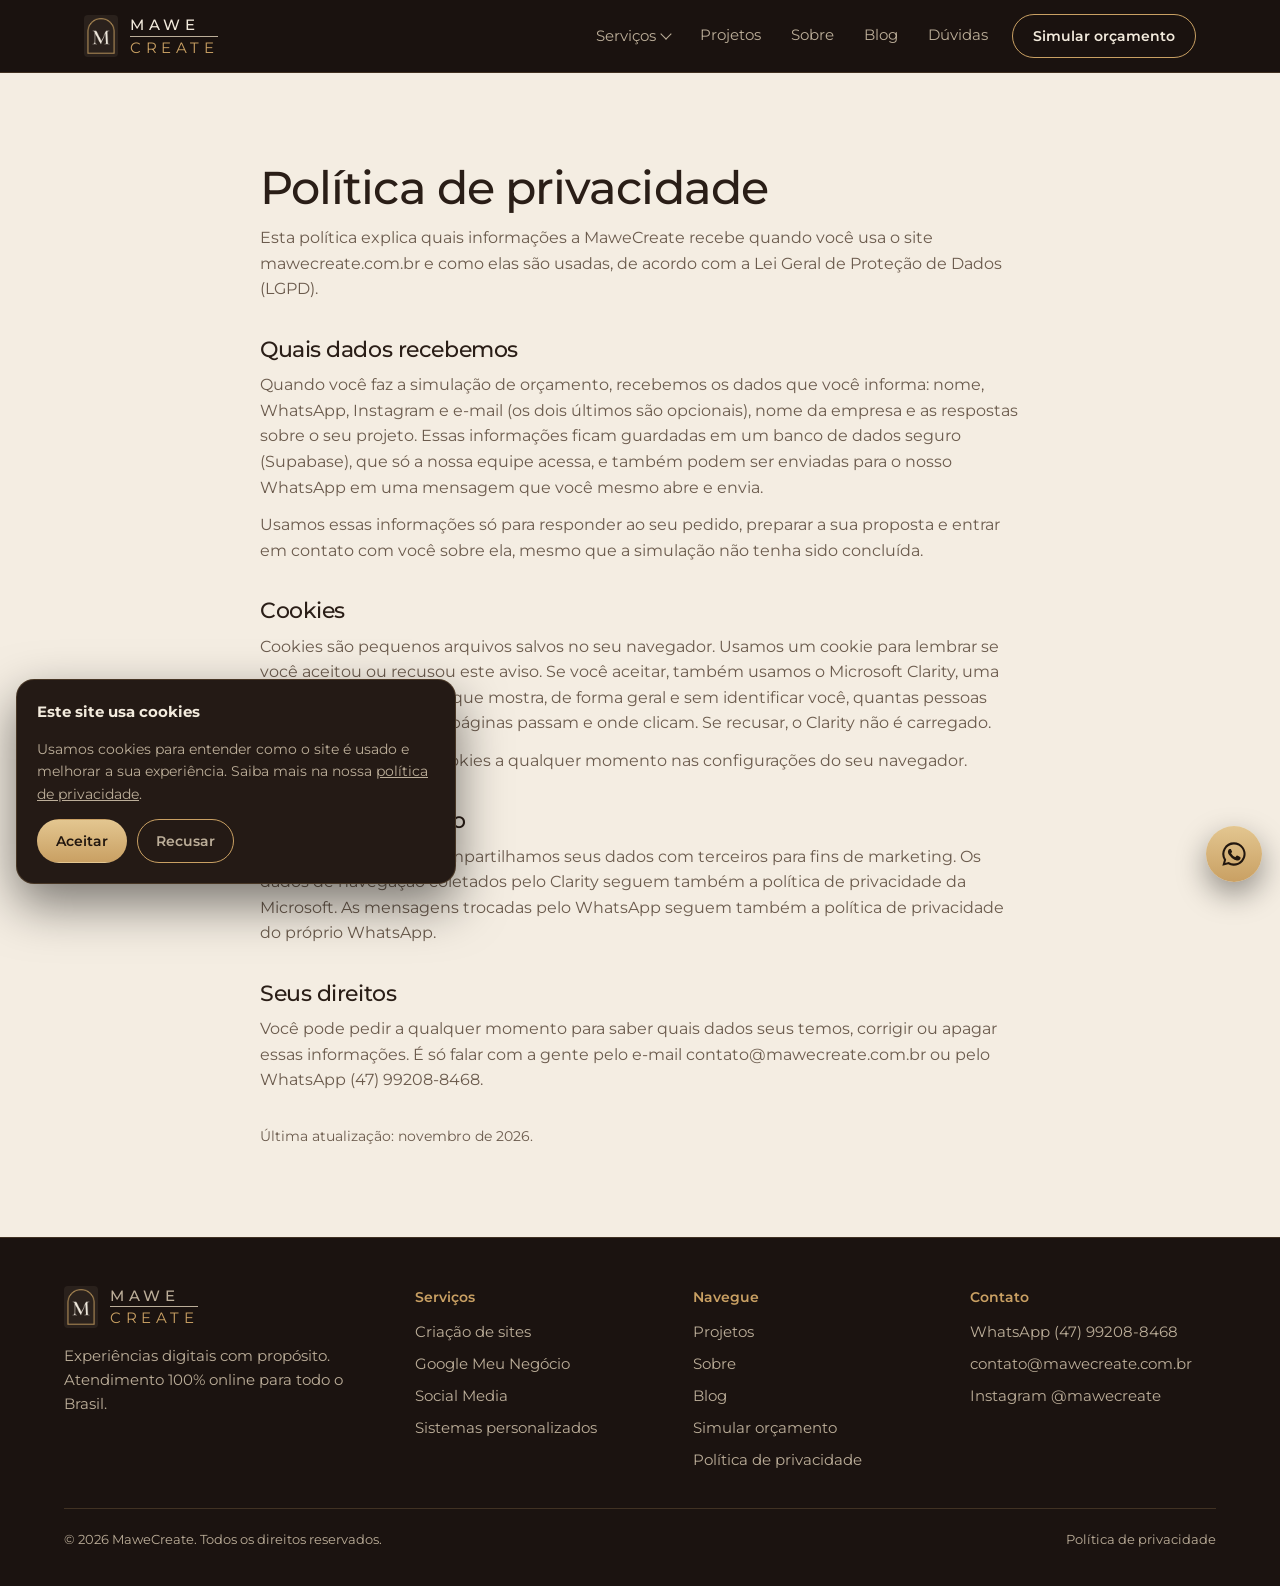
<file: privacidade.html>
<!DOCTYPE html>
<html lang="pt-BR">
<head>
<meta charset="utf-8">
<meta name="viewport" content="width=device-width, initial-scale=1">
<title>Política de privacidade | MaweCreate</title>
<meta name="description" content="Como a MaweCreate trata os seus dados e usa cookies no site.">
<link rel="canonical" href="https://mawecreate.com.br/privacidade.html">
<meta name="robots" content="noindex, follow">
<meta name="theme-color" content="#1b1310">
<link rel="icon" type="image/png" sizes="48x48" href="assets/favicon-48.png">
<link rel="apple-touch-icon" href="assets/apple-touch-icon.png">
<link rel="manifest" href="site.webmanifest">
<meta property="og:type" content="website">
<meta property="og:locale" content="pt_BR">
<meta property="og:site_name" content="MaweCreate">
<meta property="og:title" content="Política de privacidade | MaweCreate">
<meta property="og:description" content="Como a MaweCreate trata os seus dados e usa cookies no site.">
<meta property="og:url" content="https://mawecreate.com.br/privacidade.html">
<meta property="og:image" content="https://mawecreate.com.br/assets/og.jpg">
<meta property="og:image:width" content="1200">
<meta property="og:image:height" content="630">
<meta name="twitter:card" content="summary_large_image">
<link rel="preconnect" href="https://fonts.googleapis.com">
<link rel="preconnect" href="https://fonts.gstatic.com" crossorigin>
<link rel="stylesheet" href="https://fonts.googleapis.com/css2?family=Cormorant+Garamond:ital,wght@0,500;0,600;1,500;1,600&family=Montserrat:wght@400;500;600&display=swap">
<link rel="stylesheet" href="assets/site.css">
</head>
<body>
<header class="top" id="top">
 <div class="wrap">
  <a class="brand" href="index.html" aria-label="MaweCreate, página inicial"><img src="assets/simbolo-mawe.png" alt="" width="34" height="42"><span><b>MAWE</b><i>CREATE</i></span></a>
  <nav id="nav" aria-label="Menu principal">
   <div class="dd" id="dd"><button class="ddb" id="ddb" type="button" aria-expanded="false" aria-controls="ddm">Serviços</button><div class="ddm" id="ddm"><a href="criacao-de-sites.html"><b>Criação de sites</b><small>One page, landing page, institucional e link na bio</small></a><a href="google-meu-negocio.html"><b>Google Meu Negócio</b><small>Apareça no Google e no Maps</small></a><a href="social-media.html"><b>Social Media</b><small>Instagram organizado e conteúdo todo mês</small></a><a href="sistemas-personalizados.html"><b>Sistemas personalizados</b><small>Gestão, educação e organização pessoal</small></a></div></div>
   <a href="projetos.html">Projetos</a><a href="sobre.html">Sobre</a><a href="blog.html">Blog</a><a href="index.html#duvidas">Dúvidas</a><a class="navcta" href="orcamento.html">Simular orçamento</a>
  </nav>
  <a class="btn btn-line" href="orcamento.html">Simular orçamento</a>
  <button class="menu" id="menu" aria-label="Abrir menu" aria-expanded="false" aria-controls="nav">&#9776;</button>
 </div>
</header>
<main>
<section class="band light">
 <article class="legal">
  <h1>Política de privacidade</h1>
  <p>Esta política explica quais informações a MaweCreate recebe quando você usa o site mawecreate.com.br e como elas são usadas, de acordo com a Lei Geral de Proteção de Dados (LGPD).</p>
  <h2>Quais dados recebemos</h2>
  <p>Quando você faz a simulação de orçamento, recebemos os dados que você informa: nome, WhatsApp, Instagram e e-mail (os dois últimos são opcionais), nome da empresa e as respostas sobre o seu projeto. Essas informações ficam guardadas em um banco de dados seguro (Supabase), que só a nossa equipe acessa, e também podem ser enviadas para o nosso WhatsApp em uma mensagem que você mesmo abre e envia.</p>
  <p>Usamos essas informações só para responder ao seu pedido, preparar a sua proposta e entrar em contato com você sobre ela, mesmo que a simulação não tenha sido concluída.</p>
  <h2>Cookies</h2>
  <p>Cookies são pequenos arquivos salvos no seu navegador. Usamos um cookie para lembrar se você aceitou ou recusou este aviso. Se você aceitar, também usamos o Microsoft Clarity, uma ferramenta de métricas que mostra, de forma geral e sem identificar você, quantas pessoas visitam o site, por quais páginas passam e onde clicam. Se recusar, o Clarity não é carregado.</p>
  <p>Você pode apagar os cookies a qualquer momento nas configurações do seu navegador.</p>
  <h2>Compartilhamento</h2>
  <p>Não vendemos nem compartilhamos seus dados com terceiros para fins de marketing. Os dados de navegação coletados pelo Clarity seguem também a política de privacidade da Microsoft. As mensagens trocadas pelo WhatsApp seguem também a política de privacidade do próprio WhatsApp.</p>
  <h2>Seus direitos</h2>
  <p>Você pode pedir a qualquer momento para saber quais dados seus temos, corrigir ou apagar essas informações. É só falar com a gente pelo e-mail contato@mawecreate.com.br ou pelo WhatsApp (47) 99208-8468.</p>
  <p style="margin-top:32px;font-size:14px">Última atualização: novembro de 2026.</p>
 </article>
</section>
</main>

<footer>
 <div class="wrap">
  <div><a class="brand" href="index.html"><img src="assets/simbolo-mawe.png" alt="" width="34" height="42"><span><b>MAWE</b><i>CREATE</i></span></a><p class="mute" style="margin-top:16px;max-width:36ch;font-size:15px">Experiências digitais com propósito. Atendimento 100% online para todo o Brasil.</p></div>
  <div><h4>Serviços</h4><ul><li><a href="criacao-de-sites.html">Criação de sites</a></li><li><a href="google-meu-negocio.html">Google Meu Negócio</a></li><li><a href="social-media.html">Social Media</a></li><li><a href="sistemas-personalizados.html">Sistemas personalizados</a></li></ul></div>
  <div><h4>Navegue</h4><ul><li><a href="projetos.html">Projetos</a></li><li><a href="sobre.html">Sobre</a></li><li><a href="blog.html">Blog</a></li><li><a href="orcamento.html">Simular orçamento</a></li><li><a href="privacidade.html">Política de privacidade</a></li></ul></div>
  <div><h4>Contato</h4><ul><li><a href="https://wa.me/5547992088468" target="_blank" rel="noopener">WhatsApp (47) 99208-8468</a></li><li><a href="mailto:contato@mawecreate.com.br">contato@mawecreate.com.br</a></li><li><a href="https://instagram.com/mawecreate" target="_blank" rel="noopener">Instagram @mawecreate</a></li></ul></div>
 </div>
 <p class="copy"><span>© 2026 MaweCreate. Todos os direitos reservados.</span><a href="privacidade.html">Política de privacidade</a></p>
</footer>
<a class="wa" href="https://wa.me/5547992088468?text=Ol%C3%A1%21%20Vim%20pelo%20site%20da%20MaweCreate." target="_blank" rel="noopener" aria-label="Falar no WhatsApp"><svg viewBox="0 0 24 24" fill="currentColor"><path d="M12 2a10 10 0 0 0-8.6 15.1L2 22l5-1.3A10 10 0 1 0 12 2zm0 18.2a8.2 8.2 0 0 1-4.2-1.1l-.3-.2-3 .8.8-2.9-.2-.3A8.2 8.2 0 1 1 12 20.2zm4.5-6.1c-.2-.1-1.5-.7-1.7-.8s-.4-.1-.6.1-.7.8-.8 1-.3.2-.5.1a6.7 6.7 0 0 1-3.3-2.9c-.3-.4.2-.4.7-1.3a.5.5 0 0 0 0-.4l-.8-1.8c-.2-.5-.4-.4-.6-.4h-.5a1 1 0 0 0-.7.3 3 3 0 0 0-.9 2.2 5.2 5.2 0 0 0 1.1 2.7 11.9 11.9 0 0 0 4.5 4c1.7.7 2.4.8 3.2.6a2.7 2.7 0 0 0 1.8-1.3 2.2 2.2 0 0 0 .2-1.3c-.1-.1-.3-.2-.5-.3z"/></svg></a>
<script src="assets/site.js" defer></script>
<div class="cookie" id="cookie" role="dialog" aria-label="Aviso de cookies" hidden>
 <strong>Este site usa cookies</strong>
 <p>Usamos cookies para entender como o site é usado e melhorar a sua experiência. Saiba mais na nossa <a href="privacidade.html">política de privacidade</a>.</p>
 <div class="row"><button class="btn btn-gold" type="button" data-c="aceito">Aceitar</button><button class="btn btn-line" type="button" data-c="recusado">Recusar</button></div>
</div>
</body>
</html>
</file>
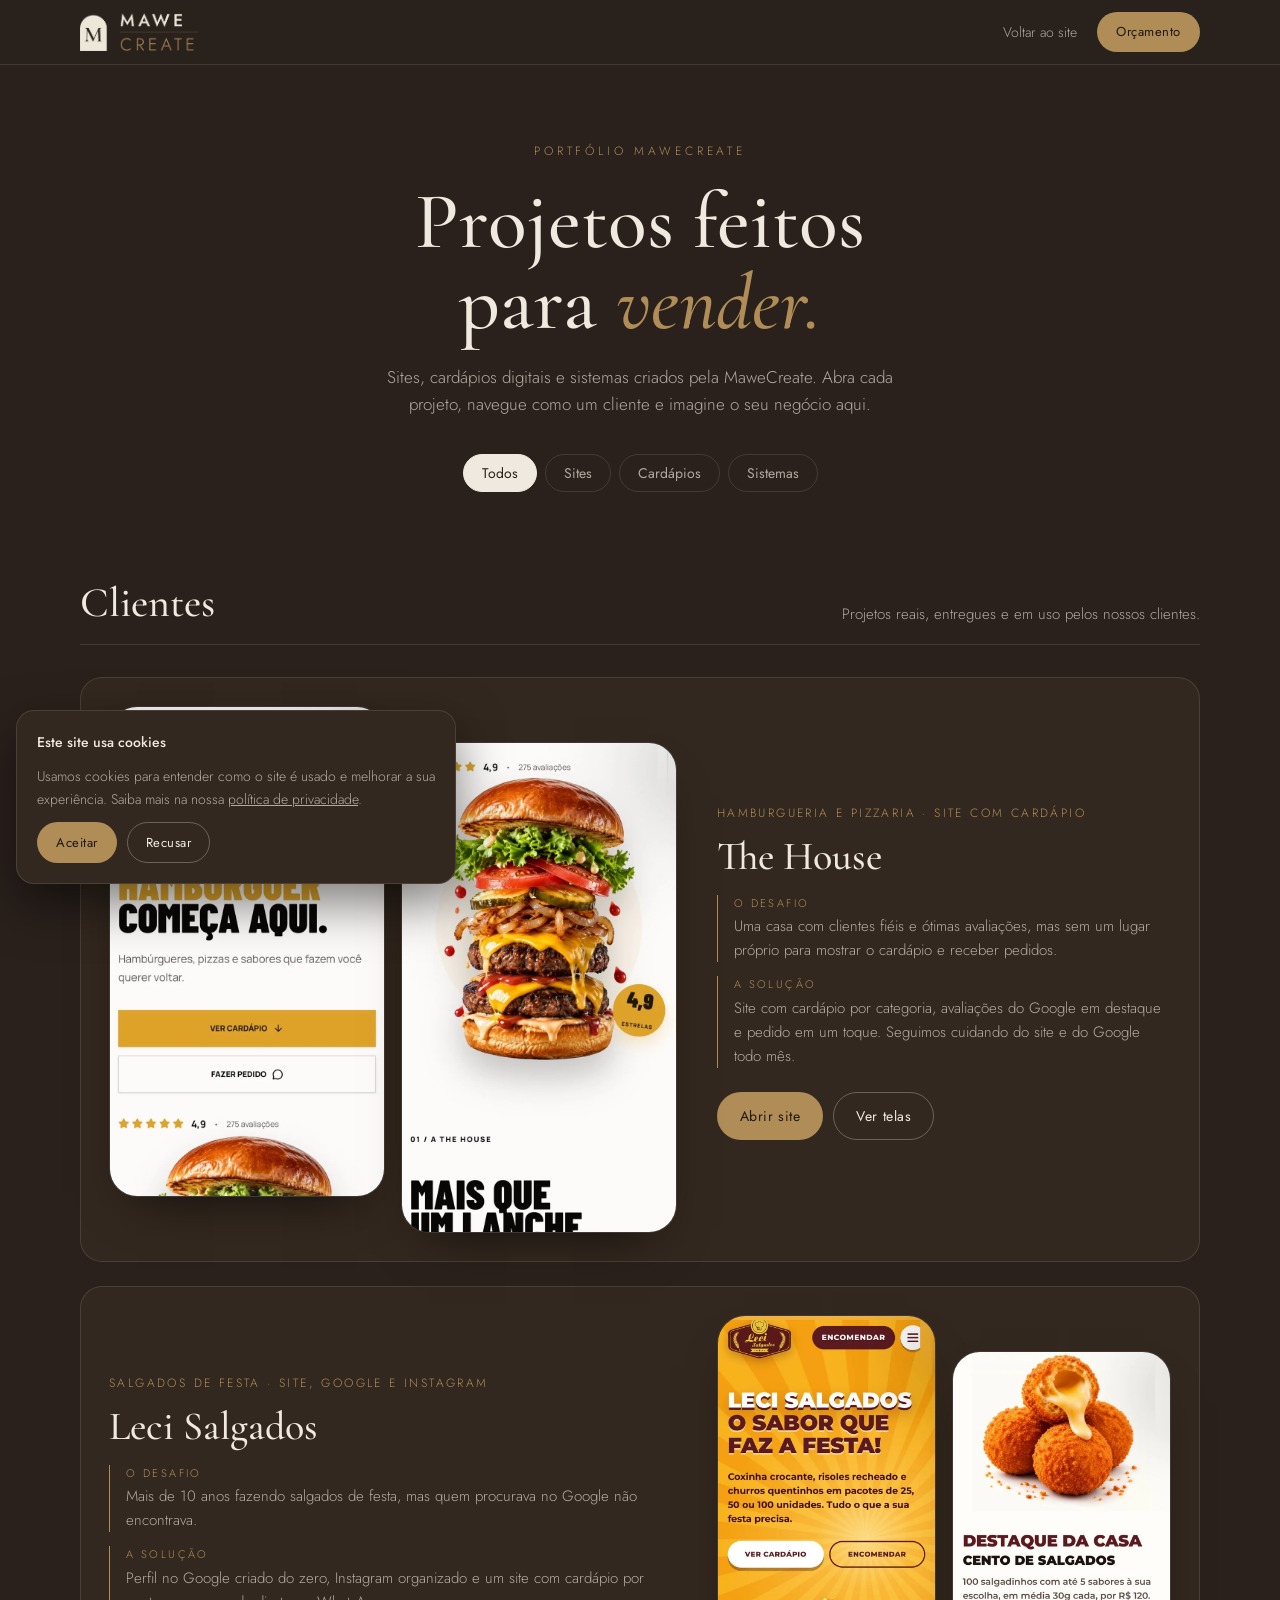
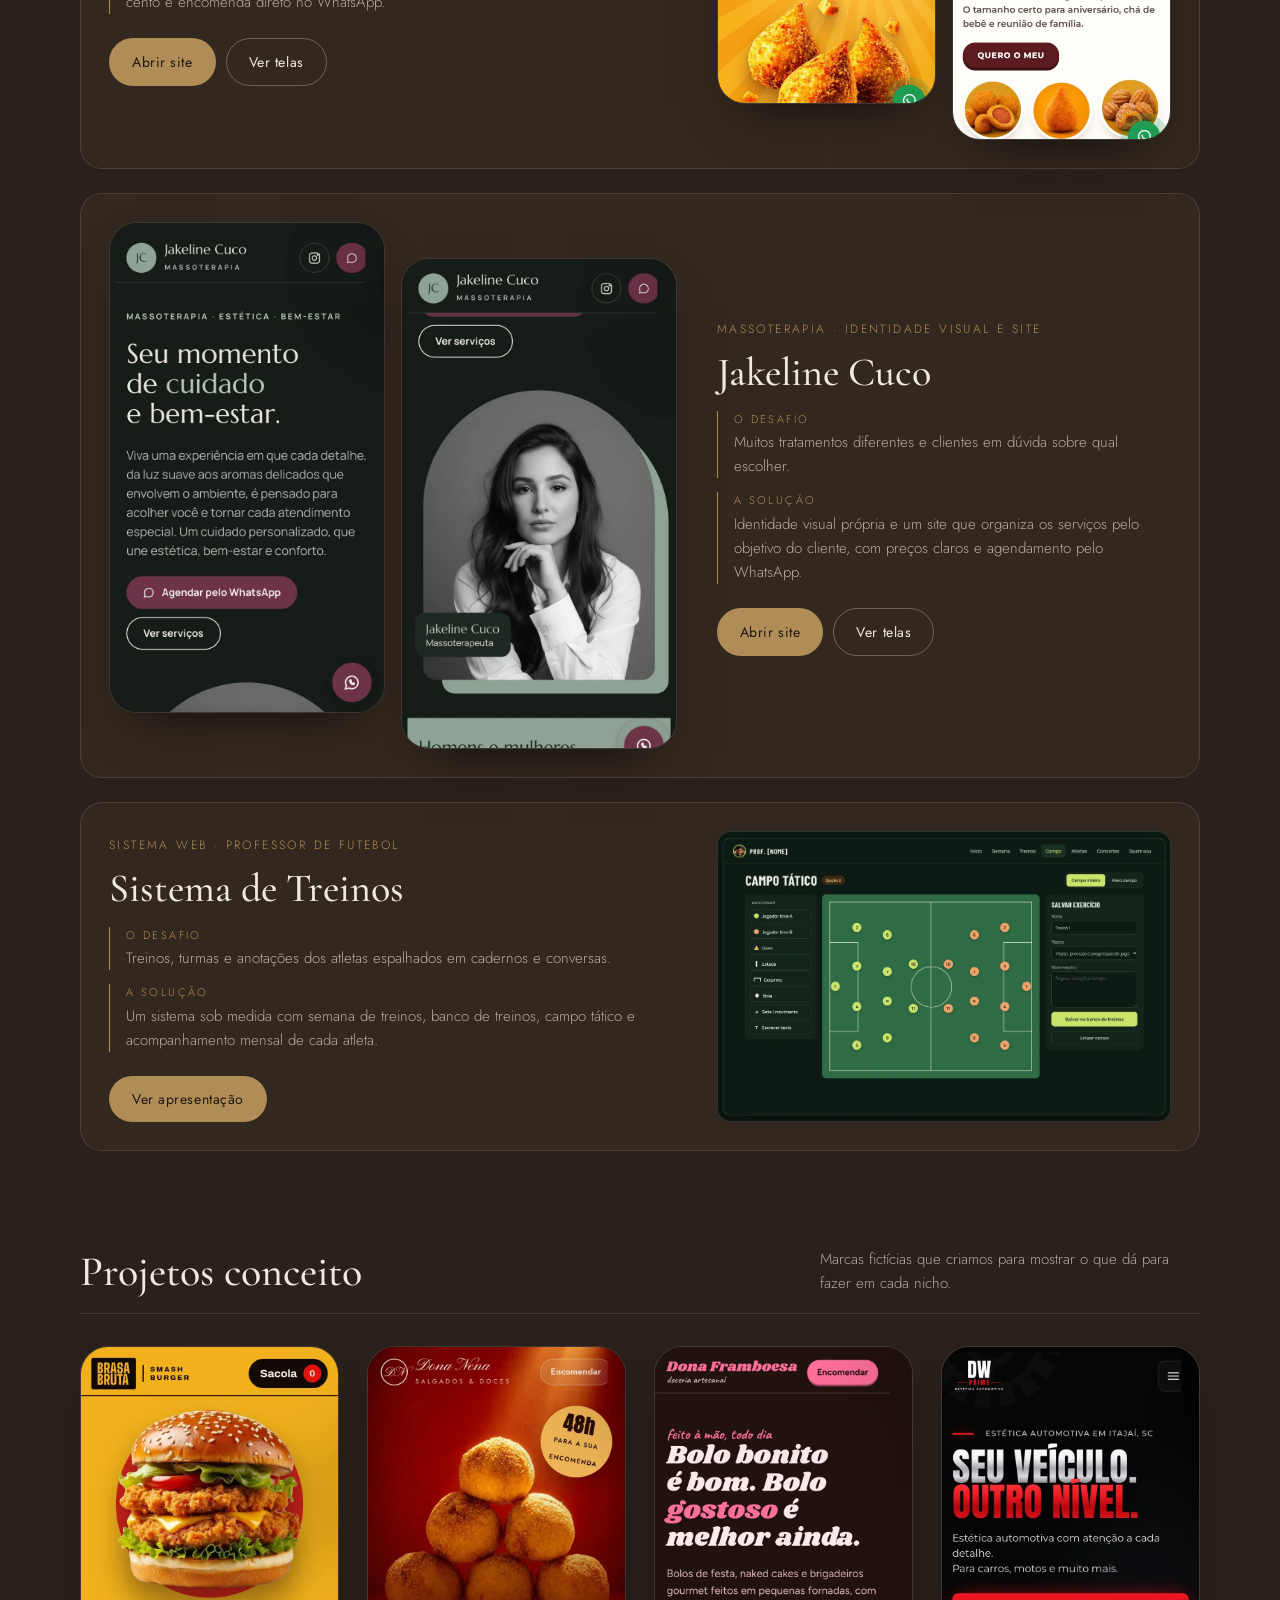
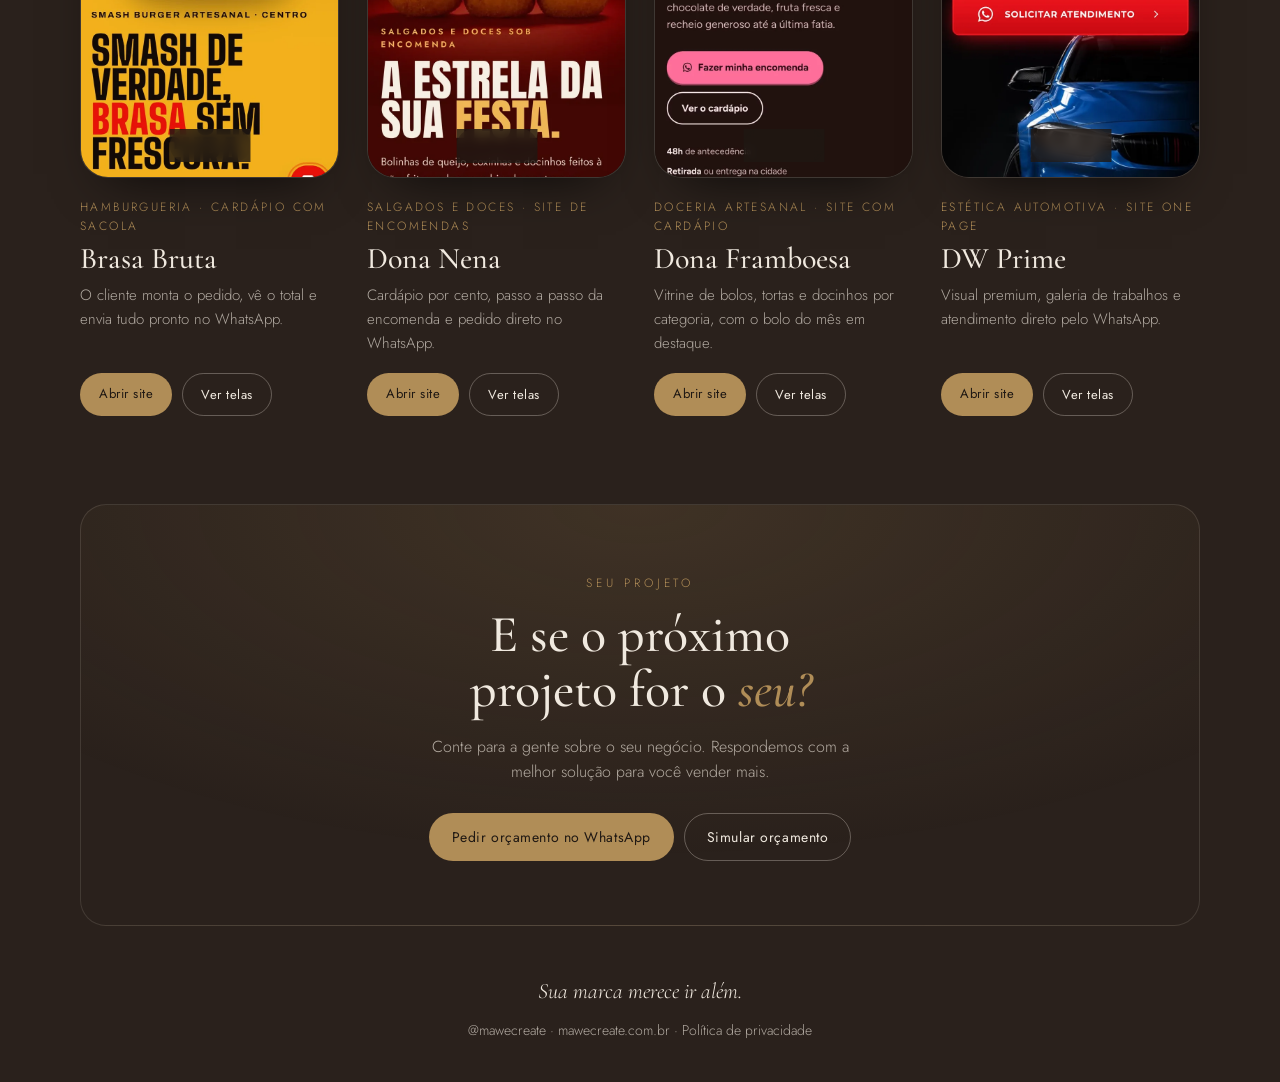
<file: projetos.html>
<!DOCTYPE html>
<html lang="pt-BR">
<head>
<meta charset="UTF-8">
<meta name="viewport" content="width=device-width, initial-scale=1">
<title>Projetos | MaweCreate</title>
<meta name="description" content="Sites, cardápios digitais e sistemas criados pela MaweCreate. Abra cada projeto e imagine o seu negócio aqui.">
<meta property="og:type" content="website">
<meta property="og:title" content="Projetos MaweCreate">
<meta property="og:description" content="Sites, cardápios digitais e sistemas feitos para vender. Abra e navegue como um cliente.">
<meta property="og:url" content="https://mawecreate.com.br/projetos.html">
<link rel="canonical" href="https://mawecreate.com.br/projetos.html">
<link rel="icon" type="image/png" sizes="48x48" href="assets/favicon-48.png">
<link rel="apple-touch-icon" href="assets/apple-touch-icon.png">
<link rel="manifest" href="site.webmanifest">
<meta property="og:image" content="https://mawecreate.com.br/assets/projetos/og.jpg"><meta property="og:image:width" content="1200"><meta property="og:image:height" content="630"><meta name="twitter:card" content="summary_large_image">
<meta name="theme-color" content="#2a211c">
<link rel="preconnect" href="https://fonts.googleapis.com">
<link rel="preconnect" href="https://fonts.gstatic.com" crossorigin>
<link href="https://fonts.googleapis.com/css2?family=Cormorant+Garamond:ital,wght@0,500;0,600;1,500&family=Jost:wght@300;400;500&display=swap" rel="stylesheet">
<style>
:root{
  --bg:#2a211c; --bg2:#33281f; --line:rgba(240,233,223,.12);
  --cream:#f0e9df; --soft:rgba(240,233,223,.68); --gold:#b08d57; --gold2:#c9a76f;
  --serif:'Cormorant Garamond',Georgia,serif; --sans:'Jost',system-ui,sans-serif;
}
*{box-sizing:border-box;margin:0;padding:0}
html{scroll-behavior:smooth}
body{background:var(--bg);color:var(--cream);font-family:var(--sans);font-weight:300;line-height:1.6;-webkit-font-smoothing:antialiased}
a{color:inherit;text-decoration:none}
img{display:block;max-width:100%}
.wrap{width:min(1120px,100% - 40px);margin-inline:auto}

/* topo */
.top{position:sticky;top:0;z-index:20;background:rgba(42,33,28,.88);backdrop-filter:blur(12px);-webkit-backdrop-filter:blur(12px);border-bottom:1px solid var(--line)}
.top .wrap{display:flex;align-items:center;justify-content:space-between;height:64px}
.brand{display:flex;align-items:center;gap:12px}
.brand img{width:auto;height:38px}
.topr{display:flex;align-items:center;gap:20px}
.toplink{font-size:14px;color:var(--soft)}
.toplink:hover{color:var(--cream)}
@media (max-width:560px){.toplink{display:none}}
.brand .wm{display:flex;flex-direction:column;line-height:1}
.brand .wm b{font-weight:400;letter-spacing:.32em;font-size:13px}
.brand .wm i{font-style:normal;height:1px;background:var(--gold);margin:5px 0}
.brand .wm span{color:var(--gold);letter-spacing:.32em;font-size:10px}
.btn{display:inline-flex;align-items:center;justify-content:center;gap:8px;font-family:var(--sans);font-size:14px;font-weight:400;letter-spacing:.04em;border-radius:999px;padding:12px 22px;transition:.25s;cursor:pointer;border:1px solid transparent;white-space:nowrap}
.btn-gold{background:var(--gold);color:#1f1813}
.btn-gold:hover{background:var(--gold2)}
.btn-line{border-color:rgba(240,233,223,.3);color:var(--cream);background:none}
.btn-line:hover{border-color:var(--cream)}
.top .btn{padding:9px 18px;font-size:13px}

/* hero */
.hero{padding:72px 0 40px;text-align:center}
.eyebrow{font-size:12px;letter-spacing:.32em;text-transform:uppercase;color:var(--gold)}
.hero h1{font-family:var(--serif);font-weight:500;font-size:clamp(42px,8vw,80px);line-height:1.02;margin:18px auto 20px;max-width:12ch}
.hero h1 em{color:var(--gold);font-style:italic}
.hero p{color:var(--soft);max-width:520px;margin:0 auto;font-size:17px}
.filters{display:flex;justify-content:center;flex-wrap:wrap;gap:8px;margin-top:36px}
.chip{background:none;border:1px solid var(--line);color:var(--soft);font-family:var(--sans);font-size:14px;padding:8px 18px;border-radius:999px;cursor:pointer;transition:.2s}
.chip:hover{color:var(--cream);border-color:rgba(240,233,223,.35)}
.chip.on{background:var(--cream);color:var(--bg);border-color:var(--cream)}

/* seções */
.sec{padding:48px 0}
.sec-head{display:flex;align-items:flex-end;justify-content:space-between;gap:20px;flex-wrap:wrap;border-bottom:1px solid var(--line);padding-bottom:18px;margin-bottom:32px}
.sec-head h2{font-family:var(--serif);font-weight:500;font-size:clamp(30px,4.5vw,42px);line-height:1.1}
.sec-head p{color:var(--soft);font-size:15px;max-width:380px}
.hidden{display:none!important}

/* case grande */
.case{display:grid;grid-template-columns:1.25fr 1fr;gap:40px;align-items:center;background:var(--bg2);border:1px solid var(--line);border-radius:22px;padding:28px}
#lista-clientes{display:grid;gap:24px}
.duo{display:grid;grid-template-columns:1fr 1fr;gap:16px;cursor:zoom-in}
.duo .phone{aspect-ratio:9/16}
.duo .phone:nth-child(2){margin-top:36px}
.case:nth-child(even) > :first-child{order:2}
.case .shot{border-radius:14px;overflow:hidden;border:1px solid var(--line);cursor:zoom-in;background:#0f1a14}
.case .shot img{width:100%;transition:transform .6s}
.case .shot:hover img{transform:scale(1.02)}
.tag{font-size:12px;letter-spacing:.2em;text-transform:uppercase;color:var(--gold)}
.case h3{font-family:var(--serif);font-weight:500;font-size:clamp(30px,4vw,40px);line-height:1.05;margin:10px 0 18px}
.ps{display:grid;gap:14px;margin-bottom:24px}
.ps div{border-left:1px solid var(--gold);padding-left:16px}
.ps small{display:block;font-size:11px;letter-spacing:.22em;text-transform:uppercase;color:var(--gold);margin-bottom:2px}
.ps p{color:var(--soft);font-size:15px}
.actions{display:flex;gap:10px;flex-wrap:wrap}

/* grade conceito */
.grid{display:grid;grid-template-columns:repeat(auto-fill,minmax(250px,1fr));gap:28px}
.card{display:flex;flex-direction:column}
.phone{position:relative;aspect-ratio:9/15;border-radius:28px;overflow:hidden;border:1px solid rgba(240,233,223,.16);background:#1c1612;cursor:zoom-in;box-shadow:0 24px 50px -28px rgba(0,0,0,.8)}
.phone img{width:100%;height:100%;object-fit:cover;object-position:top;transition:transform .7s}
.card:hover .phone img{transform:scale(1.03)}
.phone .ver{position:absolute;left:50%;bottom:14px;transform:translateX(-50%);background:rgba(31,24,19,.82);backdrop-filter:blur(6px);-webkit-backdrop-filter:blur(6px);color:var(--cream);font-size:12px;letter-spacing:.08em;padding:7px 14px;border-radius:999px;white-space:nowrap}
.card .tag{margin-top:20px}
.card h3{font-family:var(--serif);font-weight:500;font-size:30px;line-height:1.1;margin:6px 0 8px}
.card p{color:var(--soft);font-size:15px;margin-bottom:18px;flex:1}
.card .actions .btn{padding:10px 18px;font-size:13px}

/* cta */
.cta{margin:40px auto 0;text-align:center;padding:64px 24px;border:1px solid var(--line);border-radius:26px;background:radial-gradient(120% 140% at 50% 0%,rgba(176,141,87,.16),transparent 60%)}
.cta h2{font-family:var(--serif);font-weight:500;font-size:clamp(34px,5vw,52px);line-height:1.05;max-width:16ch;margin:14px auto 16px}
.cta h2 em{color:var(--gold)}
.cta p{color:var(--soft);max-width:460px;margin:0 auto 28px}
footer{padding:48px 0 40px;text-align:center;color:var(--soft);font-size:14px}
footer .slogan{font-family:var(--serif);font-style:italic;font-size:22px;color:var(--cream);margin-bottom:10px}
footer a:hover{color:var(--gold)}

/* galeria */
.lb{position:fixed;inset:0;z-index:50;background:#17120f;display:flex;flex-direction:column;opacity:0;pointer-events:none;transition:opacity .25s}
.lb.open{opacity:1;pointer-events:auto}
.lb-top{display:flex;align-items:center;justify-content:space-between;padding:16px 20px;gap:12px}
.lb-top strong{font-family:var(--serif);font-weight:500;font-size:24px}
.lb-close{background:none;border:1px solid rgba(240,233,223,.3);color:var(--cream);width:42px;height:42px;border-radius:50%;font-size:20px;cursor:pointer;flex:none}
.track{flex:1;display:flex;gap:16px;overflow-x:auto;scroll-snap-type:x mandatory;padding:8px 20px 20px;align-items:center;scrollbar-width:none}
.track::-webkit-scrollbar{display:none}
.track img{scroll-snap-align:center;flex:none;max-height:100%;border-radius:18px;border:1px solid var(--line);object-fit:contain}
.track.mobile img{height:min(100%,780px);width:auto}
.track.desk img{width:min(92vw,1100px);height:auto}
.lb-bottom{display:flex;align-items:center;justify-content:center;gap:16px;padding:0 20px 24px}
.dots{display:flex;gap:7px}
.dots span{width:7px;height:7px;border-radius:50%;background:rgba(240,233,223,.25);transition:.2s}
.dots span.on{background:var(--gold);width:20px;border-radius:4px}
.arrow{background:none;border:1px solid rgba(240,233,223,.3);color:var(--cream);width:42px;height:42px;border-radius:50%;cursor:pointer;font-size:18px}

.reveal{opacity:0;transform:translateY(18px);transition:opacity .7s,transform .7s}
.reveal.in{opacity:1;transform:none}

@media (max-width:820px){
  .case{grid-template-columns:1fr;padding:18px;gap:24px}
  .case:nth-child(even) > :first-child{order:0}
  .duo{gap:12px}
  .duo .phone:nth-child(2){margin-top:24px}
  .hero{padding:52px 0 28px}
  .grid{grid-template-columns:1fr 1fr;gap:18px}
  .card h3{font-size:24px}
  .card p{font-size:14px}
  .card .actions{flex-direction:column}
  .card .actions .btn{width:100%}
  .phone{border-radius:20px}
  .arrow{display:none}
}
@media (max-width:420px){
  .grid{grid-template-columns:1fr}
  .chip{font-size:13px;padding:7px 13px}
  .filters{gap:6px}
  .phone{aspect-ratio:9/12}
  .card .actions{flex-direction:row}
  .card .actions .btn{width:auto;flex:1}
}
/* cookies */
.cookie{position:fixed;left:16px;bottom:16px;z-index:40;width:min(440px,calc(100% - 32px));padding:20px;border-radius:18px;background:var(--bg2);border:1px solid var(--line);box-shadow:0 20px 50px rgba(0,0,0,.5);display:grid;gap:12px;font-size:14px;color:var(--soft)}
.cookie[hidden]{display:none}
.cookie strong{color:var(--cream);font-weight:500}
.cookie a{text-decoration:underline}
.cookie .row{display:flex;gap:10px}
.cookie .btn{padding:10px 18px;font-size:13px}
@media (prefers-reduced-motion:reduce){*{transition:none!important;scroll-behavior:auto}}
</style>
</head>
<body>

<header class="top">
  <div class="wrap">
    <a class="brand" href="index.html" aria-label="MaweCreate, página inicial">
      <img src="assets/logo-mawecreate.png" alt="MaweCreate" width="529" height="171">
    </a>
    <div class="topr"><a class="toplink" href="index.html">Voltar ao site</a><a class="btn btn-gold" href="https://wa.me/5547992088468?text=Ol%C3%A1!%20Vim%20pela%20p%C3%A1gina%20de%20projetos%20e%20quero%20um%20or%C3%A7amento." target="_blank" rel="noopener">Orçamento</a></div>
  </div>
</header>

<main>
  <section class="hero wrap">
    <span class="eyebrow">Portfólio MaweCreate</span>
    <h1>Projetos feitos para <em>vender.</em></h1>
    <p>Sites, cardápios digitais e sistemas criados pela MaweCreate. Abra cada projeto, navegue como um cliente e imagine o seu negócio aqui.</p>
    <div class="filters" role="tablist" aria-label="Filtrar projetos">
      <button class="chip on" data-f="todos">Todos</button>
      <button class="chip" data-f="site">Sites</button>
      <button class="chip" data-f="cardapio">Cardápios</button>
      <button class="chip" data-f="sistema">Sistemas</button>
    </div>
  </section>

  <section class="sec wrap" id="clientes">
    <div class="sec-head">
      <h2>Clientes</h2>
      <p>Projetos reais, entregues e em uso pelos nossos clientes.</p>
    </div>
    <div id="lista-clientes"></div>
  </section>

  <section class="sec wrap" id="conceito">
    <div class="sec-head">
      <h2>Projetos conceito</h2>
      <p>Marcas fictícias que criamos para mostrar o que dá para fazer em cada nicho.</p>
    </div>
    <div class="grid" id="lista-conceito"></div>
  </section>

  <section class="wrap">
    <div class="cta reveal">
      <span class="eyebrow">Seu projeto</span>
      <h2>E se o próximo projeto for o <em>seu?</em></h2>
      <p>Conte para a gente sobre o seu negócio. Respondemos com a melhor solução para você vender mais.</p>
      <div class="actions" style="justify-content:center"><a class="btn btn-gold" href="https://wa.me/5547992088468?text=Ol%C3%A1!%20Vim%20pela%20p%C3%A1gina%20de%20projetos%20e%20quero%20um%20or%C3%A7amento." target="_blank" rel="noopener">Pedir orçamento no WhatsApp</a><a class="btn btn-line" href="orcamento.html">Simular orçamento</a></div>
    </div>
  </section>
</main>

<footer class="wrap">
  <p class="slogan">Sua marca merece ir além.</p>
  <p><a href="https://instagram.com/mawecreate" target="_blank" rel="noopener">@mawecreate</a> · <a href="index.html">mawecreate.com.br</a> · <a href="privacidade.html">Política de privacidade</a></p>
</footer>

<div class="lb" id="lb" role="dialog" aria-modal="true" aria-label="Telas do projeto">
  <div class="lb-top"><strong id="lb-title"></strong><button class="lb-close" id="lb-close" aria-label="Fechar">✕</button></div>
  <div class="track" id="track"></div>
  <div class="lb-bottom">
    <button class="arrow" id="prev" aria-label="Anterior">←</button>
    <div class="dots" id="dots"></div>
    <button class="arrow" id="next" aria-label="Próxima">→</button>
  </div>
</div>

<script>
const IMG = 'assets/projetos/';

/* Para adicionar um projeto, copie um bloco e troque os dados. */
const clientes = [
  {
    nome: 'The House',
    tipo: 'cardapio',
    tag: 'Hamburgueria e pizzaria · Site com cardápio',
    problema: 'Uma casa com clientes fiéis e ótimas avaliações, mas sem um lugar próprio para mostrar o cardápio e receber pedidos.',
    solucao: 'Site com cardápio por categoria, avaliações do Google em destaque e pedido em um toque. Seguimos cuidando do site e do Google todo mês.',
    link: 'https://thehouseburgueria.com.br/',
    telas: ['house-1.webp','house-2.webp','house-3.webp','house-4.webp','house-5.webp']
  },
  {
    nome: 'Leci Salgados',
    tipo: 'cardapio',
    tag: 'Salgados de festa · Site, Google e Instagram',
    problema: 'Mais de 10 anos fazendo salgados de festa, mas quem procurava no Google não encontrava.',
    solucao: 'Perfil no Google criado do zero, Instagram organizado e um site com cardápio por cento e encomenda direto no WhatsApp.',
    link: 'https://lecisalgados.vercel.app/',
    telas: ['leci-1.webp','leci-2.webp']
  },
  {
    nome: 'Jakeline Cuco',
    tipo: 'site',
    tag: 'Massoterapia · Identidade visual e site',
    problema: 'Muitos tratamentos diferentes e clientes em dúvida sobre qual escolher.',
    solucao: 'Identidade visual própria e um site que organiza os serviços pelo objetivo do cliente, com preços claros e agendamento pelo WhatsApp.',
    link: 'https://jakelinecucomassoterapia.vercel.app/',
    telas: ['jake-1.webp','jake-2.webp','jake-3.webp','jake-4.webp','jake-5.webp']
  },
  {
    nome: 'Sistema de Treinos',
    tipo: 'sistema',
    tag: 'Sistema web · Professor de futebol',
    problema: 'Treinos, turmas e anotações dos atletas espalhados em cadernos e conversas.',
    solucao: 'Um sistema sob medida com semana de treinos, banco de treinos, campo tático e acompanhamento mensal de cada atleta.',
    capa: 'neto-capa.webp',
    telas: ['neto-1.webp','neto-2.webp','neto-3.webp','neto-4.webp','neto-5.webp'],
    formato: 'desk',
    botao: 'Ver apresentação'
  }
];

const conceito = [
  {
    nome: 'Brasa Bruta',
    tipo: 'cardapio',
    tag: 'Hamburgueria · Cardápio com sacola',
    texto: 'O cliente monta o pedido, vê o total e envia tudo pronto no WhatsApp.',
    link: 'https://brasabruta.vercel.app/',
    telas: ['brasa-1.webp','brasa-2.webp','brasa-3.webp','brasa-4.webp','brasa-5.webp','brasa-6.webp']
  },
  {
    nome: 'Dona Nena',
    tipo: 'cardapio',
    tag: 'Salgados e doces · Site de encomendas',
    texto: 'Cardápio por cento, passo a passo da encomenda e pedido direto no WhatsApp.',
    link: 'https://donanena.vercel.app/',
    telas: ['nena-1.webp','nena-2.webp','nena-3.webp','nena-4.webp']
  },
  {
    nome: 'Dona Framboesa',
    tipo: 'cardapio',
    tag: 'Doceria artesanal · Site com cardápio',
    texto: 'Vitrine de bolos, tortas e docinhos por categoria, com o bolo do mês em destaque.',
    link: 'https://donaframboesa.vercel.app/',
    telas: ['framboesa-1.webp','framboesa-2.webp','framboesa-3.webp','framboesa-4.webp','framboesa-5.webp','framboesa-6.webp']
  },
  {
    nome: 'DW Prime',
    tipo: 'site',
    tag: 'Estética automotiva · Site one page',
    texto: 'Visual premium, galeria de trabalhos e atendimento direto pelo WhatsApp.',
    link: 'https://dwesteticaautomativa.vercel.app/',
    telas: ['dw-1.webp','dw-2.webp']
  }
];

const esc = s => s.replace(/[&<>"]/g, c => ({'&':'&amp;','<':'&lt;','>':'&gt;','"':'&quot;'}[c]));

document.getElementById('lista-clientes').innerHTML = clientes.map((p,i) => `
  <article class="case reveal" data-tipo="${p.tipo}">
    ${p.formato === 'desk'
      ? `<div class="shot" data-g="c${i}"><img src="${IMG+p.capa}" alt="Tela do projeto ${esc(p.nome)}" loading="lazy"></div>`
      : `<div class="duo" data-g="c${i}">${p.telas.slice(0,2).map(t => `<div class="phone"><img src="${IMG+t}" alt="Tela do site ${esc(p.nome)}" loading="lazy"></div>`).join('')}</div>`}
    <div>
      <span class="tag">${esc(p.tag)}</span>
      <h3>${esc(p.nome)}</h3>
      <div class="ps">
        <div><small>O desafio</small><p>${esc(p.problema)}</p></div>
        <div><small>A solução</small><p>${esc(p.solucao)}</p></div>
      </div>
      <div class="actions">
        ${p.link ? `<a class="btn btn-gold" href="${p.link}" target="_blank" rel="noopener">Abrir site</a>` : ''}
        <button class="btn ${p.link ? 'btn-line' : 'btn-gold'}" data-g="c${i}">${esc(p.botao || 'Ver telas')}</button>
      </div>
    </div>
  </article>`).join('');

document.getElementById('lista-conceito').innerHTML = conceito.map((p,i) => `
  <article class="card reveal" data-tipo="${p.tipo}">
    <div class="phone" data-g="p${i}">
      <img src="${IMG+p.telas[0]}" alt="Primeira tela do site ${esc(p.nome)}" loading="lazy">
      <span class="ver">Ver telas</span>
    </div>
    <span class="tag">${esc(p.tag)}</span>
    <h3>${esc(p.nome)}</h3>
    <p>${esc(p.texto)}</p>
    <div class="actions">
      <a class="btn btn-gold" href="${p.link}" target="_blank" rel="noopener">Abrir site</a>
      <button class="btn btn-line" data-g="p${i}">Ver telas</button>
    </div>
  </article>`).join('');

/* filtros */
const secs = {clientes: document.getElementById('clientes'), conceito: document.getElementById('conceito')};
document.querySelectorAll('.chip').forEach(ch => ch.addEventListener('click', () => {
  document.querySelectorAll('.chip').forEach(c => c.classList.toggle('on', c === ch));
  const f = ch.dataset.f;
  document.querySelectorAll('[data-tipo]').forEach(el => el.classList.toggle('hidden', f !== 'todos' && el.dataset.tipo !== f));
  Object.values(secs).forEach(s => s.classList.toggle('hidden', !s.querySelector('[data-tipo]:not(.hidden)')));
}));

/* galeria */
const lb = document.getElementById('lb'), track = document.getElementById('track'), dots = document.getElementById('dots');
let atual = 0, total = 0;
function abrir(key){
  const p = key[0] === 'c' ? clientes[+key.slice(1)] : conceito[+key.slice(1)];
  document.getElementById('lb-title').textContent = p.nome;
  track.className = 'track ' + (p.formato === 'desk' ? 'desk' : 'mobile');
  track.innerHTML = p.telas.map(t => `<img src="${IMG+t}" alt="Tela do projeto ${esc(p.nome)}">`).join('');
  total = p.telas.length;
  dots.innerHTML = p.telas.map(() => '<span></span>').join('');
  atual = 0; marcar();
  track.scrollLeft = 0;
  lb.classList.add('open'); document.body.style.overflow = 'hidden';
}
function fechar(){ lb.classList.remove('open'); document.body.style.overflow = ''; }
function marcar(){ [...dots.children].forEach((d,i) => d.classList.toggle('on', i === atual)); }
function ir(n){ atual = Math.max(0, Math.min(total-1, n)); track.children[atual].scrollIntoView({behavior:'smooth', inline:'center', block:'nearest'}); marcar(); }
track.addEventListener('scroll', () => {
  const c = track.scrollLeft + track.clientWidth/2;
  let best = 0, dist = 1e9;
  [...track.children].forEach((im,i) => { const d = Math.abs(im.offsetLeft + im.offsetWidth/2 - c); if (d < dist){dist = d; best = i;} });
  if (best !== atual){ atual = best; marcar(); }
}, {passive:true});
document.addEventListener('click', e => { const g = e.target.closest('[data-g]'); if (g) abrir(g.dataset.g); });
document.getElementById('lb-close').onclick = fechar;
document.getElementById('prev').onclick = () => ir(atual-1);
document.getElementById('next').onclick = () => ir(atual+1);
lb.addEventListener('click', e => { if (e.target === lb || e.target === track) fechar(); });
document.addEventListener('keydown', e => {
  if (!lb.classList.contains('open')) return;
  if (e.key === 'Escape') fechar();
  if (e.key === 'ArrowRight') ir(atual+1);
  if (e.key === 'ArrowLeft') ir(atual-1);
});

/* animação ao rolar */
const io = new IntersectionObserver(es => es.forEach(en => { if (en.isIntersecting){ en.target.classList.add('in'); io.unobserve(en.target); } }), {threshold:.12});
document.querySelectorAll('.reveal').forEach(el => io.observe(el));
</script>
<script src="assets/site.js" defer></script>
<div class="cookie" id="cookie" role="dialog" aria-label="Aviso de cookies" hidden>
 <strong>Este site usa cookies</strong>
 <p>Usamos cookies para entender como o site é usado e melhorar a sua experiência. Saiba mais na nossa <a href="privacidade.html">política de privacidade</a>.</p>
 <div class="row"><button class="btn btn-gold" type="button" data-c="aceito">Aceitar</button><button class="btn btn-line" type="button" data-c="recusado">Recusar</button></div>
</div>
</body>
</html>
</file>
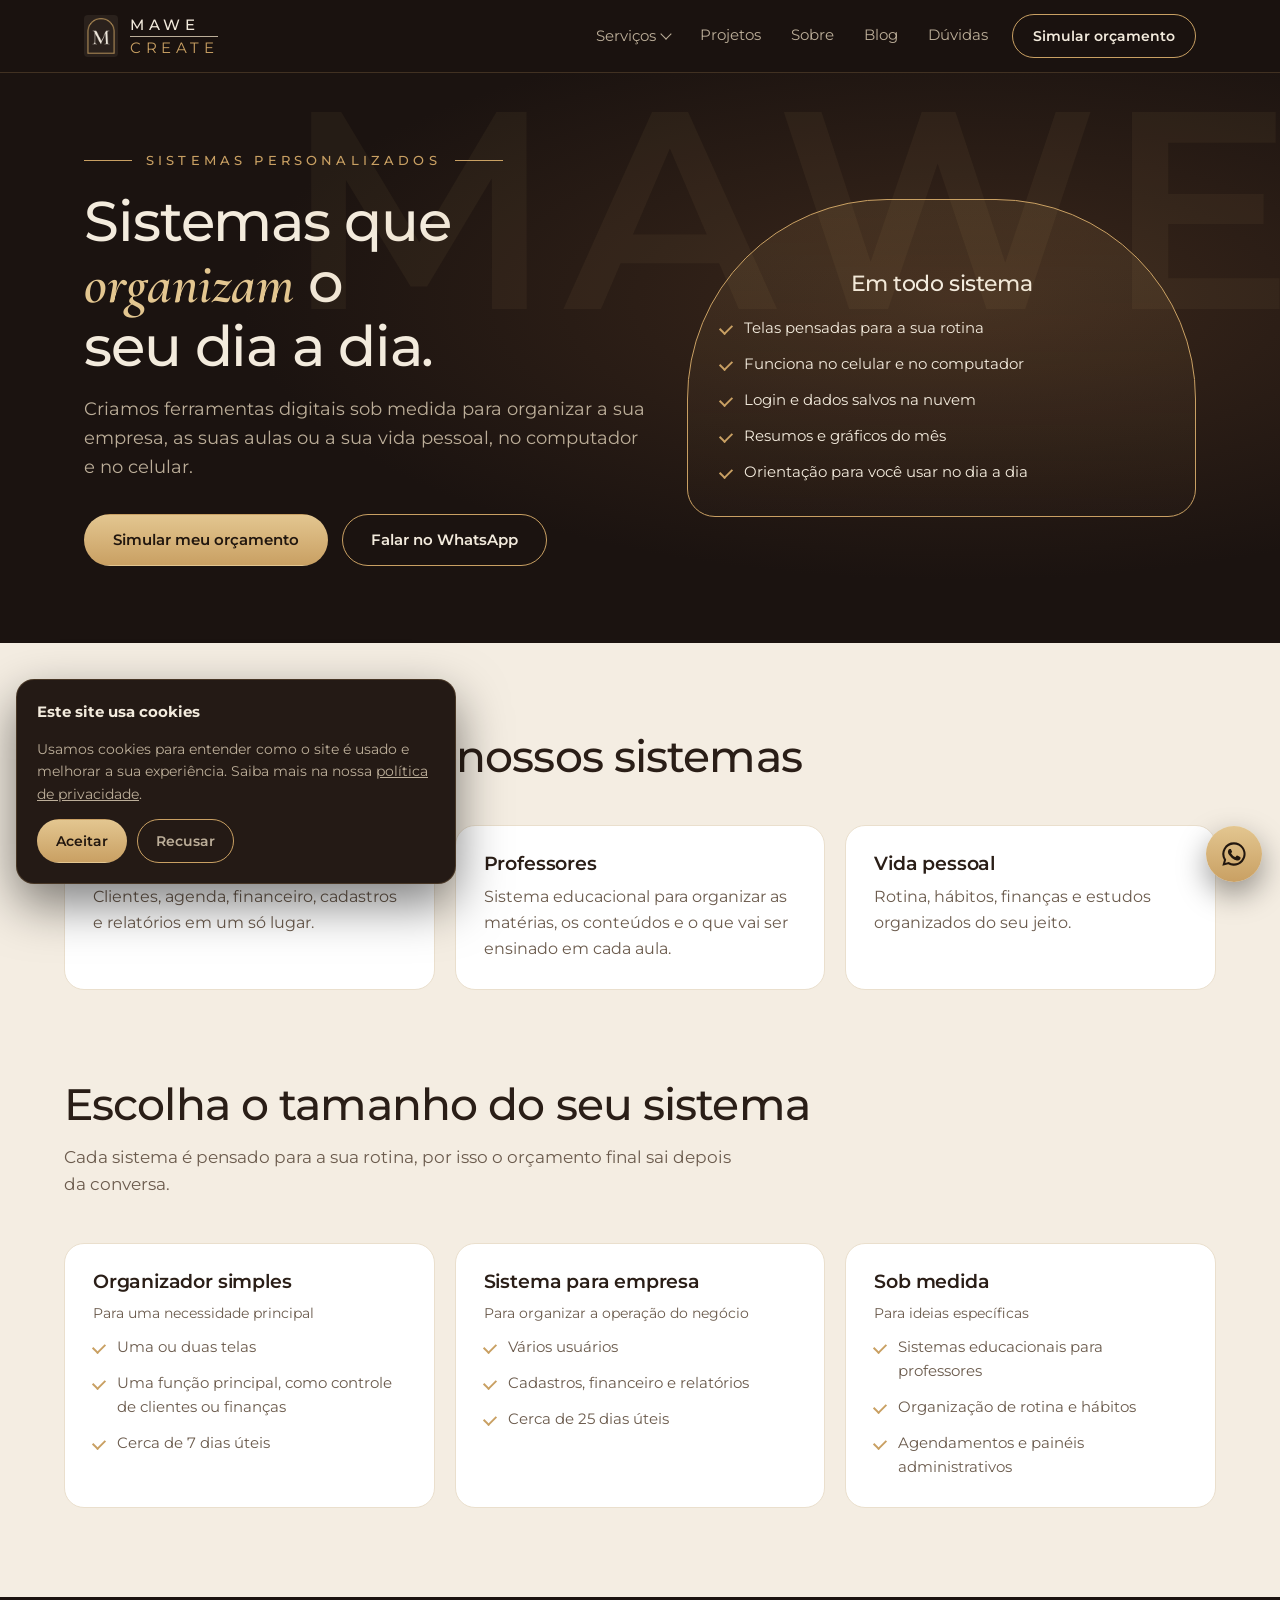
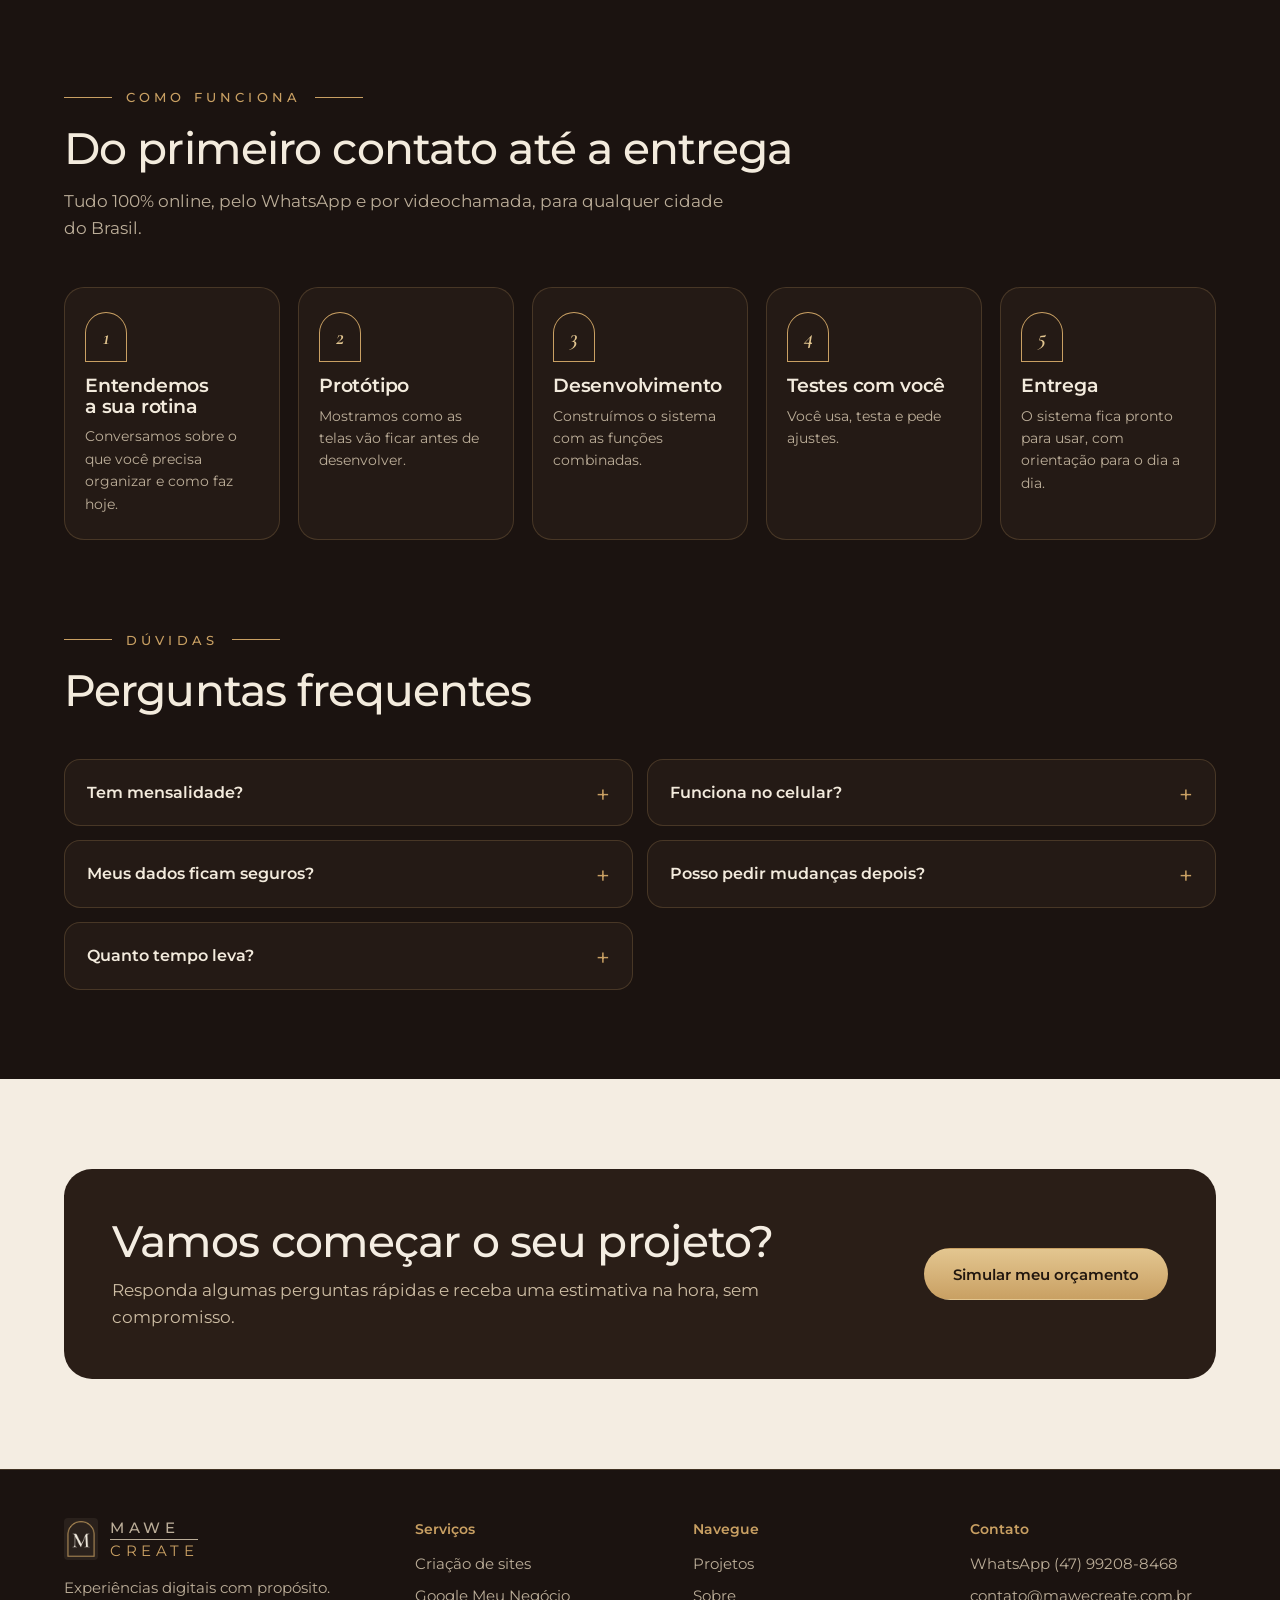
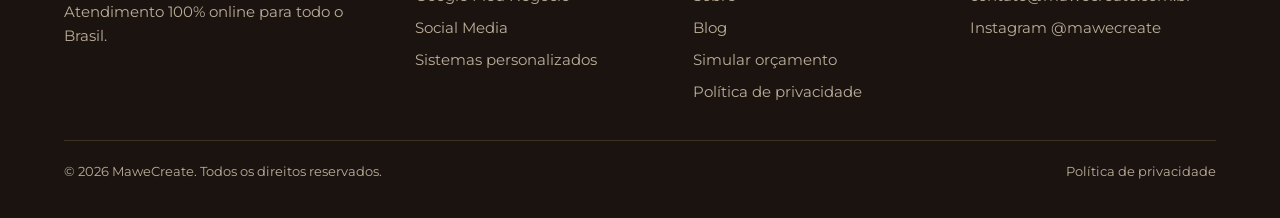
<file: sistemas-personalizados.html>
<!DOCTYPE html>
<html lang="pt-BR">
<head>
<meta charset="utf-8">
<meta name="viewport" content="width=device-width, initial-scale=1">
<title>Sistemas personalizados e educacionais | MaweCreate</title>
<meta name="description" content="Sistemas sob medida para empresas, sistemas educacionais para professores e organização da rotina, hábitos e finanças pessoais.">
<link rel="canonical" href="https://mawecreate.com.br/sistemas-personalizados.html">
<meta name="robots" content="index, follow, max-image-preview:large">
<meta name="theme-color" content="#1b1310">
<link rel="icon" type="image/png" sizes="48x48" href="assets/favicon-48.png">
<link rel="apple-touch-icon" href="assets/apple-touch-icon.png">
<link rel="manifest" href="site.webmanifest">
<meta property="og:type" content="website">
<meta property="og:locale" content="pt_BR">
<meta property="og:site_name" content="MaweCreate">
<meta property="og:title" content="Sistemas personalizados e educacionais | MaweCreate">
<meta property="og:description" content="Sistemas sob medida para empresas, sistemas educacionais para professores e organização da rotina, hábitos e finanças pessoais.">
<meta property="og:url" content="https://mawecreate.com.br/sistemas-personalizados.html">
<meta property="og:image" content="https://mawecreate.com.br/assets/og.jpg">
<meta property="og:image:width" content="1200">
<meta property="og:image:height" content="630">
<meta name="twitter:card" content="summary_large_image">
<link rel="preconnect" href="https://fonts.googleapis.com">
<link rel="preconnect" href="https://fonts.gstatic.com" crossorigin>
<link rel="stylesheet" href="https://fonts.googleapis.com/css2?family=Cormorant+Garamond:ital,wght@0,500;0,600;1,500;1,600&family=Montserrat:wght@400;500;600&display=swap">
<link rel="stylesheet" href="assets/site.css">
<script type="application/ld+json">{"@context": "https://schema.org", "@type": "Service", "name": "Desenvolvimento de sistemas personalizados", "serviceType": "Desenvolvimento de sistemas personalizados", "description": "Sistemas sob medida para empresas, sistemas educacionais para professores e organização da rotina, hábitos e finanças pessoais.", "url": "https://mawecreate.com.br/sistemas-personalizados.html", "areaServed": {"@type": "Country", "name": "Brasil"}, "provider": {"@type": "ProfessionalService", "@id": "https://mawecreate.com.br/#empresa", "name": "MaweCreate", "url": "https://mawecreate.com.br/"}}</script>
<script type="application/ld+json">{"@context": "https://schema.org", "@type": "FAQPage", "mainEntity": [{"@type": "Question", "name": "Tem mensalidade?", "acceptedAnswer": {"@type": "Answer", "text": "O sistema é pago uma vez. Melhorias e novas funções depois da entrega podem ser combinadas à parte."}}, {"@type": "Question", "name": "Funciona no celular?", "acceptedAnswer": {"@type": "Answer", "text": "Sim. Todos os sistemas funcionam no celular e no computador."}}, {"@type": "Question", "name": "Meus dados ficam seguros?", "acceptedAnswer": {"@type": "Answer", "text": "Os dados ficam salvos na nuvem e o acesso é feito com login e senha."}}, {"@type": "Question", "name": "Posso pedir mudanças depois?", "acceptedAnswer": {"@type": "Answer", "text": "Sim. Novas telas e funções podem ser combinadas a qualquer momento."}}, {"@type": "Question", "name": "Quanto tempo leva?", "acceptedAnswer": {"@type": "Answer", "text": "Um organizador simples fica pronto em cerca de 7 dias úteis, e um sistema para empresa em cerca de 25 dias úteis. O prazo exato vai na proposta."}}]}</script>
</head>
<body>
<header class="top" id="top">
 <div class="wrap">
  <a class="brand" href="index.html" aria-label="MaweCreate, página inicial"><img src="assets/simbolo-mawe.png" alt="" width="34" height="42"><span><b>MAWE</b><i>CREATE</i></span></a>
  <nav id="nav" aria-label="Menu principal">
   <div class="dd" id="dd"><button class="ddb" id="ddb" type="button" aria-expanded="false" aria-controls="ddm">Serviços</button><div class="ddm" id="ddm"><a href="criacao-de-sites.html"><b>Criação de sites</b><small>One page, landing page, institucional e link na bio</small></a><a href="google-meu-negocio.html"><b>Google Meu Negócio</b><small>Apareça no Google e no Maps</small></a><a href="social-media.html"><b>Social Media</b><small>Instagram organizado e conteúdo todo mês</small></a><a href="sistemas-personalizados.html"><b>Sistemas personalizados</b><small>Gestão, educação e organização pessoal</small></a></div></div>
   <a href="projetos.html">Projetos</a><a href="sobre.html">Sobre</a><a href="blog.html">Blog</a><a href="index.html#duvidas">Dúvidas</a><a class="navcta" href="orcamento.html">Simular orçamento</a>
  </nav>
  <a class="btn btn-line" href="orcamento.html">Simular orçamento</a>
  <button class="menu" id="menu" aria-label="Abrir menu" aria-expanded="false" aria-controls="nav">&#9776;</button>
 </div>
</header>
<main>
<section class="hero">
 <div class="mark" aria-hidden="true">MAWE</div>
 <div class="wrap svhero">
  <div>
   <div class="eyebrow">Sistemas personalizados</div>
   <h1>Sistemas que <span class="serif">organizam</span> o seu dia a dia.</h1>
   <p class="lead">Criamos ferramentas digitais sob medida para organizar a sua empresa, as suas aulas ou a sua vida pessoal, no computador e no celular.</p>
   <div class="ctas"><a class="btn btn-gold" href="orcamento.html#sistema">Simular meu orçamento</a><a class="btn btn-line" href="https://wa.me/5547992088468?text=Ol%C3%A1%21%20Vim%20pela%20p%C3%A1gina%20de%20sistemas%20personalizados%20da%20MaweCreate." target="_blank" rel="noopener">Falar no WhatsApp</a></div>
  </div>
  <div class="incl"><h2>Em todo sistema</h2><ul><li>Telas pensadas para a sua rotina</li><li>Funciona no celular e no computador</li><li>Login e dados salvos na nuvem</li><li>Resumos e gráficos do mês</li><li>Orientação para você usar no dia a dia</li></ul></div>
 </div>
</section>

<section class="band light">
 <div class="wrap">
  <div class="head"><h2>Para quem são os nossos sistemas</h2></div>
  <div class="benefits"><div class="card"><h3>Empresas e autônomos</h3><p class="mute">Clientes, agenda, financeiro, cadastros e relatórios em um só lugar.</p></div><div class="card"><h3>Professores</h3><p class="mute">Sistema educacional para organizar as matérias, os conteúdos e o que vai ser ensinado em cada aula.</p></div><div class="card"><h3>Vida pessoal</h3><p class="mute">Rotina, hábitos, finanças e estudos organizados do seu jeito.</p></div></div>
 </div>
</section>

<section class="band light" style="padding-top:0">
 <div class="wrap">
  <div class="head"><h2>Escolha o tamanho do seu sistema</h2><p class="lead">Cada sistema é pensado para a sua rotina, por isso o orçamento final sai depois da conversa.</p></div>
  <div class="opts3"><div class="opt"><h3>Organizador simples</h3><p class="when">Para uma necessidade principal</p><ul><li>Uma ou duas telas</li><li>Uma função principal, como controle de clientes ou finanças</li><li>Cerca de 7 dias úteis</li></ul></div><div class="opt"><h3>Sistema para empresa</h3><p class="when">Para organizar a operação do negócio</p><ul><li>Vários usuários</li><li>Cadastros, financeiro e relatórios</li><li>Cerca de 25 dias úteis</li></ul></div><div class="opt"><h3>Sob medida</h3><p class="when">Para ideias específicas</p><ul><li>Sistemas educacionais para professores</li><li>Organização de rotina e hábitos</li><li>Agendamentos e painéis administrativos</li></ul></div></div>
 </div>
</section>

<section class="band">
 <div class="wrap">
  <div class="head"><div class="eyebrow">Como funciona</div><h2>Do primeiro contato até a entrega</h2><p class="lead">Tudo 100% online, pelo WhatsApp e por videochamada, para qualquer cidade do Brasil.</p></div>
  <ol class="steps"><li><h3>Entendemos a sua rotina</h3><p>Conversamos sobre o que você precisa organizar e como faz hoje.</p></li><li><h3>Protótipo</h3><p>Mostramos como as telas vão ficar antes de desenvolver.</p></li><li><h3>Desenvolvimento</h3><p>Construímos o sistema com as funções combinadas.</p></li><li><h3>Testes com você</h3><p>Você usa, testa e pede ajustes.</p></li><li><h3>Entrega</h3><p>O sistema fica pronto para usar, com orientação para o dia a dia.</p></li></ol>
 </div>
</section>

<section class="band" style="padding-top:0">
 <div class="wrap">
  <div class="head"><div class="eyebrow">Dúvidas</div><h2>Perguntas frequentes</h2></div>
  <div class="faq"><details><summary>Tem mensalidade?</summary><p>O sistema é pago uma vez. Melhorias e novas funções depois da entrega podem ser combinadas à parte.</p></details><details><summary>Funciona no celular?</summary><p>Sim. Todos os sistemas funcionam no celular e no computador.</p></details><details><summary>Meus dados ficam seguros?</summary><p>Os dados ficam salvos na nuvem e o acesso é feito com login e senha.</p></details><details><summary>Posso pedir mudanças depois?</summary><p>Sim. Novas telas e funções podem ser combinadas a qualquer momento.</p></details><details><summary>Quanto tempo leva?</summary><p>Um organizador simples fica pronto em cerca de 7 dias úteis, e um sistema para empresa em cerca de 25 dias úteis. O prazo exato vai na proposta.</p></details></div>
 </div>
</section>

<section class="band light">
 <div class="wrap simcta">
  <div><h2>Vamos começar o seu projeto?</h2><p class="lead">Responda algumas perguntas rápidas e receba uma estimativa na hora, sem compromisso.</p></div>
  <a class="btn btn-gold" href="orcamento.html#sistema">Simular meu orçamento</a>
 </div>
</section>
</main>

<footer>
 <div class="wrap">
  <div><a class="brand" href="index.html"><img src="assets/simbolo-mawe.png" alt="" width="34" height="42"><span><b>MAWE</b><i>CREATE</i></span></a><p class="mute" style="margin-top:16px;max-width:36ch;font-size:15px">Experiências digitais com propósito. Atendimento 100% online para todo o Brasil.</p></div>
  <div><h4>Serviços</h4><ul><li><a href="criacao-de-sites.html">Criação de sites</a></li><li><a href="google-meu-negocio.html">Google Meu Negócio</a></li><li><a href="social-media.html">Social Media</a></li><li><a href="sistemas-personalizados.html">Sistemas personalizados</a></li></ul></div>
  <div><h4>Navegue</h4><ul><li><a href="projetos.html">Projetos</a></li><li><a href="sobre.html">Sobre</a></li><li><a href="blog.html">Blog</a></li><li><a href="orcamento.html">Simular orçamento</a></li><li><a href="privacidade.html">Política de privacidade</a></li></ul></div>
  <div><h4>Contato</h4><ul><li><a href="https://wa.me/5547992088468" target="_blank" rel="noopener">WhatsApp (47) 99208-8468</a></li><li><a href="mailto:contato@mawecreate.com.br">contato@mawecreate.com.br</a></li><li><a href="https://instagram.com/mawecreate" target="_blank" rel="noopener">Instagram @mawecreate</a></li></ul></div>
 </div>
 <p class="copy"><span>© 2026 MaweCreate. Todos os direitos reservados.</span><a href="privacidade.html">Política de privacidade</a></p>
</footer>
<a class="wa" href="https://wa.me/5547992088468?text=Ol%C3%A1%21%20Vim%20pelo%20site%20da%20MaweCreate." target="_blank" rel="noopener" aria-label="Falar no WhatsApp"><svg viewBox="0 0 24 24" fill="currentColor"><path d="M12 2a10 10 0 0 0-8.6 15.1L2 22l5-1.3A10 10 0 1 0 12 2zm0 18.2a8.2 8.2 0 0 1-4.2-1.1l-.3-.2-3 .8.8-2.9-.2-.3A8.2 8.2 0 1 1 12 20.2zm4.5-6.1c-.2-.1-1.5-.7-1.7-.8s-.4-.1-.6.1-.7.8-.8 1-.3.2-.5.1a6.7 6.7 0 0 1-3.3-2.9c-.3-.4.2-.4.7-1.3a.5.5 0 0 0 0-.4l-.8-1.8c-.2-.5-.4-.4-.6-.4h-.5a1 1 0 0 0-.7.3 3 3 0 0 0-.9 2.2 5.2 5.2 0 0 0 1.1 2.7 11.9 11.9 0 0 0 4.5 4c1.7.7 2.4.8 3.2.6a2.7 2.7 0 0 0 1.8-1.3 2.2 2.2 0 0 0 .2-1.3c-.1-.1-.3-.2-.5-.3z"/></svg></a>
<script src="assets/site.js" defer></script>
<div class="cookie" id="cookie" role="dialog" aria-label="Aviso de cookies" hidden>
 <strong>Este site usa cookies</strong>
 <p>Usamos cookies para entender como o site é usado e melhorar a sua experiência. Saiba mais na nossa <a href="privacidade.html">política de privacidade</a>.</p>
 <div class="row"><button class="btn btn-gold" type="button" data-c="aceito">Aceitar</button><button class="btn btn-line" type="button" data-c="recusado">Recusar</button></div>
</div>
</body>
</html>
</file>
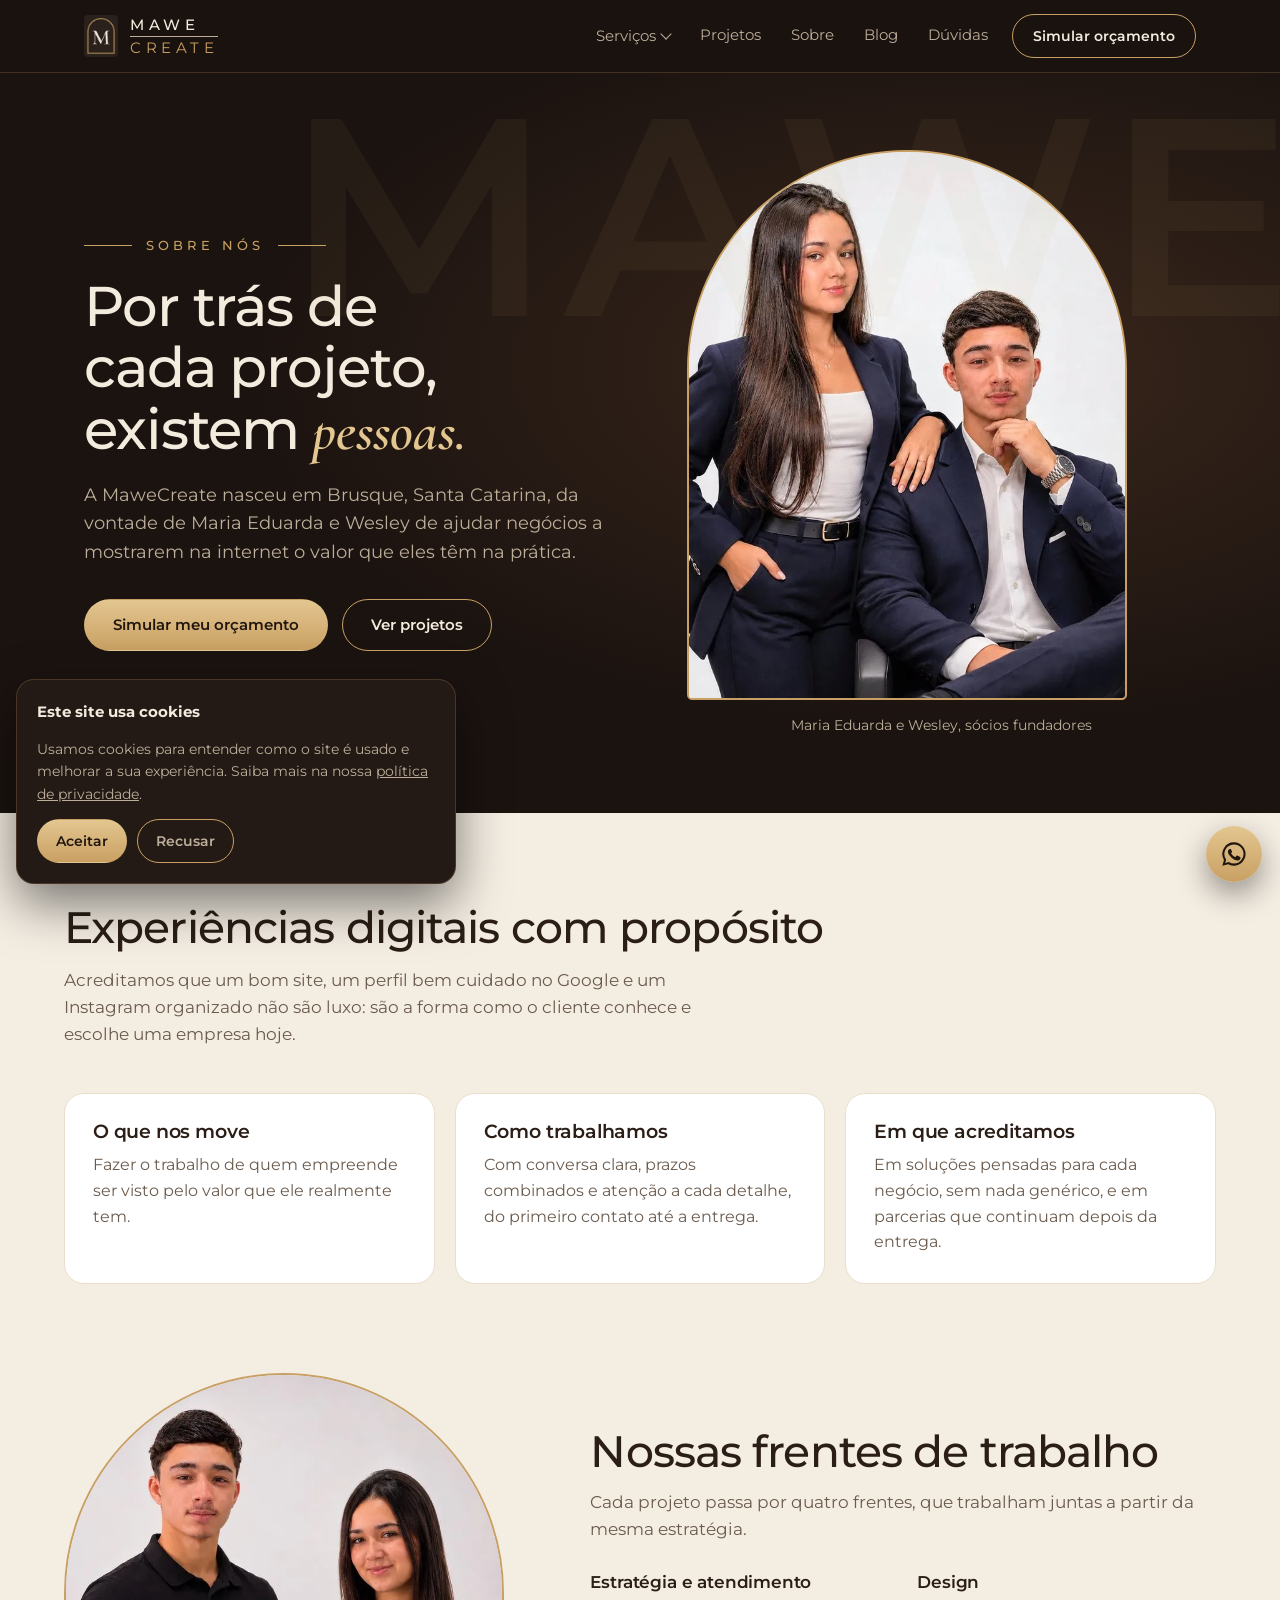
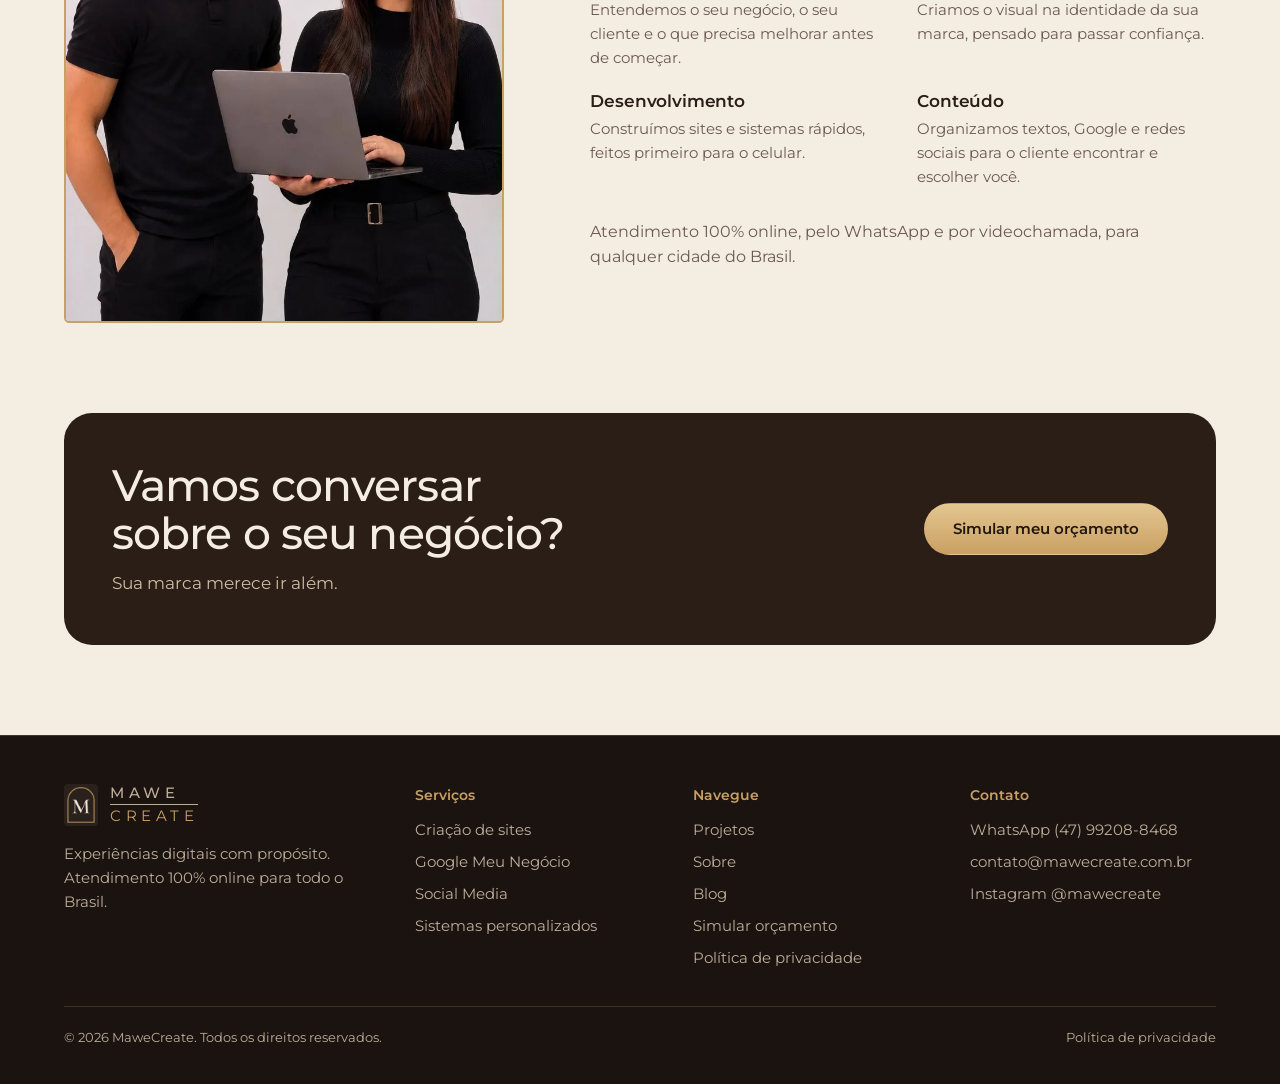
<file: sobre.html>
<!DOCTYPE html>
<html lang="pt-BR">
<head>
<meta charset="utf-8">
<meta name="viewport" content="width=device-width, initial-scale=1">
<title>Sobre a MaweCreate | Agência digital</title>
<meta name="description" content="Conheça a MaweCreate, agência digital fundada por Maria Eduarda e Wesley em Brusque (SC), com atendimento 100% online para todo o Brasil.">
<link rel="canonical" href="https://mawecreate.com.br/sobre.html">
<meta name="robots" content="index, follow, max-image-preview:large">
<meta name="theme-color" content="#1b1310">
<link rel="icon" type="image/png" sizes="48x48" href="assets/favicon-48.png">
<link rel="apple-touch-icon" href="assets/apple-touch-icon.png">
<link rel="manifest" href="site.webmanifest">
<meta property="og:type" content="website">
<meta property="og:locale" content="pt_BR">
<meta property="og:site_name" content="MaweCreate">
<meta property="og:title" content="Sobre a MaweCreate | Agência digital">
<meta property="og:description" content="Conheça a MaweCreate, agência digital fundada por Maria Eduarda e Wesley em Brusque (SC), com atendimento 100% online para todo o Brasil.">
<meta property="og:url" content="https://mawecreate.com.br/sobre.html">
<meta property="og:image" content="https://mawecreate.com.br/assets/og.jpg">
<meta property="og:image:width" content="1200">
<meta property="og:image:height" content="630">
<meta name="twitter:card" content="summary_large_image">
<link rel="preconnect" href="https://fonts.googleapis.com">
<link rel="preconnect" href="https://fonts.gstatic.com" crossorigin>
<link rel="stylesheet" href="https://fonts.googleapis.com/css2?family=Cormorant+Garamond:ital,wght@0,500;0,600;1,500;1,600&family=Montserrat:wght@400;500;600&display=swap">
<link rel="stylesheet" href="assets/site.css">
<script type="application/ld+json">{"@context": "https://schema.org", "@type": "AboutPage", "name": "Sobre a MaweCreate", "url": "https://mawecreate.com.br/sobre.html", "about": {"@type": "ProfessionalService", "@id": "https://mawecreate.com.br/#empresa", "name": "MaweCreate", "url": "https://mawecreate.com.br/"}}</script>
</head>
<body>
<header class="top" id="top">
 <div class="wrap">
  <a class="brand" href="index.html" aria-label="MaweCreate, página inicial"><img src="assets/simbolo-mawe.png" alt="" width="34" height="42"><span><b>MAWE</b><i>CREATE</i></span></a>
  <nav id="nav" aria-label="Menu principal">
   <div class="dd" id="dd"><button class="ddb" id="ddb" type="button" aria-expanded="false" aria-controls="ddm">Serviços</button><div class="ddm" id="ddm"><a href="criacao-de-sites.html"><b>Criação de sites</b><small>One page, landing page, institucional e link na bio</small></a><a href="google-meu-negocio.html"><b>Google Meu Negócio</b><small>Apareça no Google e no Maps</small></a><a href="social-media.html"><b>Social Media</b><small>Instagram organizado e conteúdo todo mês</small></a><a href="sistemas-personalizados.html"><b>Sistemas personalizados</b><small>Gestão, educação e organização pessoal</small></a></div></div>
   <a href="projetos.html">Projetos</a><a href="sobre.html">Sobre</a><a href="blog.html">Blog</a><a href="index.html#duvidas">Dúvidas</a><a class="navcta" href="orcamento.html">Simular orçamento</a>
  </nav>
  <a class="btn btn-line" href="orcamento.html">Simular orçamento</a>
  <button class="menu" id="menu" aria-label="Abrir menu" aria-expanded="false" aria-controls="nav">&#9776;</button>
 </div>
</header>
<main>
<section class="hero">
 <div class="mark" aria-hidden="true">MAWE</div>
 <div class="wrap svhero">
  <div>
   <div class="eyebrow">Sobre nós</div>
   <h1>Por trás de cada projeto, existem <span class="serif">pessoas.</span></h1>
   <p class="lead">A MaweCreate nasceu em Brusque, Santa Catarina, da vontade de Maria Eduarda e Wesley de ajudar negócios a mostrarem na internet o valor que eles têm na prática.</p>
   <div class="ctas"><a class="btn btn-gold" href="orcamento.html">Simular meu orçamento</a><a class="btn btn-line" href="projetos.html">Ver projetos</a></div>
  </div>
  <div><div class="photo"><img src="assets/socios.webp" alt="Maria Eduarda e Wesley, sócios fundadores da MaweCreate" width="800" height="875"></div><p class="cap" style="color:var(--mute)">Maria Eduarda e Wesley, sócios fundadores</p></div>
 </div>
</section>
<section class="band light">
 <div class="wrap">
  <div class="head"><h2>Experiências digitais com propósito</h2><p class="lead">Acreditamos que um bom site, um perfil bem cuidado no Google e um Instagram organizado não são luxo: são a forma como o cliente conhece e escolhe uma empresa hoje.</p></div>
  <div class="benefits">
   <div class="card"><h3>O que nos move</h3><p class="mute">Fazer o trabalho de quem empreende ser visto pelo valor que ele realmente tem.</p></div>
   <div class="card"><h3>Como trabalhamos</h3><p class="mute">Com conversa clara, prazos combinados e atenção a cada detalhe, do primeiro contato até a entrega.</p></div>
   <div class="card"><h3>Em que acreditamos</h3><p class="mute">Em soluções pensadas para cada negócio, sem nada genérico, e em parcerias que continuam depois da entrega.</p></div>
  </div>
 </div>
</section>
<section class="band light" style="padding-top:0">
 <div class="wrap about">
  <div><div class="photo"><img src="assets/equipe.webp" alt="Maria Eduarda e Wesley trabalhando em um projeto da MaweCreate" loading="lazy" width="760" height="950"></div></div>
  <div>
   <h2>Nossas frentes de trabalho</h2>
   <p class="lead" style="margin-top:14px">Cada projeto passa por quatro frentes, que trabalham juntas a partir da mesma estratégia.</p>
   <div class="difs">
    <div><h3>Estratégia e atendimento</h3><p>Entendemos o seu negócio, o seu cliente e o que precisa melhorar antes de começar.</p></div>
    <div><h3>Design</h3><p>Criamos o visual na identidade da sua marca, pensado para passar confiança.</p></div>
    <div><h3>Desenvolvimento</h3><p>Construímos sites e sistemas rápidos, feitos primeiro para o celular.</p></div>
    <div><h3>Conteúdo</h3><p>Organizamos textos, Google e redes sociais para o cliente encontrar e escolher você.</p></div>
   </div>
   <p class="mute">Atendimento 100% online, pelo WhatsApp e por videochamada, para qualquer cidade do Brasil.</p>
  </div>
 </div>
</section>
<section class="band light" style="padding-top:0">
 <div class="wrap simcta">
  <div><h2>Vamos conversar sobre o seu negócio?</h2><p class="lead">Sua marca merece ir além.</p></div>
  <a class="btn btn-gold" href="orcamento.html">Simular meu orçamento</a>
 </div>
</section>
</main>

<footer>
 <div class="wrap">
  <div><a class="brand" href="index.html"><img src="assets/simbolo-mawe.png" alt="" width="34" height="42"><span><b>MAWE</b><i>CREATE</i></span></a><p class="mute" style="margin-top:16px;max-width:36ch;font-size:15px">Experiências digitais com propósito. Atendimento 100% online para todo o Brasil.</p></div>
  <div><h4>Serviços</h4><ul><li><a href="criacao-de-sites.html">Criação de sites</a></li><li><a href="google-meu-negocio.html">Google Meu Negócio</a></li><li><a href="social-media.html">Social Media</a></li><li><a href="sistemas-personalizados.html">Sistemas personalizados</a></li></ul></div>
  <div><h4>Navegue</h4><ul><li><a href="projetos.html">Projetos</a></li><li><a href="sobre.html">Sobre</a></li><li><a href="blog.html">Blog</a></li><li><a href="orcamento.html">Simular orçamento</a></li><li><a href="privacidade.html">Política de privacidade</a></li></ul></div>
  <div><h4>Contato</h4><ul><li><a href="https://wa.me/5547992088468" target="_blank" rel="noopener">WhatsApp (47) 99208-8468</a></li><li><a href="mailto:contato@mawecreate.com.br">contato@mawecreate.com.br</a></li><li><a href="https://instagram.com/mawecreate" target="_blank" rel="noopener">Instagram @mawecreate</a></li></ul></div>
 </div>
 <p class="copy"><span>© 2026 MaweCreate. Todos os direitos reservados.</span><a href="privacidade.html">Política de privacidade</a></p>
</footer>
<a class="wa" href="https://wa.me/5547992088468?text=Ol%C3%A1%21%20Vim%20pelo%20site%20da%20MaweCreate." target="_blank" rel="noopener" aria-label="Falar no WhatsApp"><svg viewBox="0 0 24 24" fill="currentColor"><path d="M12 2a10 10 0 0 0-8.6 15.1L2 22l5-1.3A10 10 0 1 0 12 2zm0 18.2a8.2 8.2 0 0 1-4.2-1.1l-.3-.2-3 .8.8-2.9-.2-.3A8.2 8.2 0 1 1 12 20.2zm4.5-6.1c-.2-.1-1.5-.7-1.7-.8s-.4-.1-.6.1-.7.8-.8 1-.3.2-.5.1a6.7 6.7 0 0 1-3.3-2.9c-.3-.4.2-.4.7-1.3a.5.5 0 0 0 0-.4l-.8-1.8c-.2-.5-.4-.4-.6-.4h-.5a1 1 0 0 0-.7.3 3 3 0 0 0-.9 2.2 5.2 5.2 0 0 0 1.1 2.7 11.9 11.9 0 0 0 4.5 4c1.7.7 2.4.8 3.2.6a2.7 2.7 0 0 0 1.8-1.3 2.2 2.2 0 0 0 .2-1.3c-.1-.1-.3-.2-.5-.3z"/></svg></a>
<script src="assets/site.js" defer></script>
<div class="cookie" id="cookie" role="dialog" aria-label="Aviso de cookies" hidden>
 <strong>Este site usa cookies</strong>
 <p>Usamos cookies para entender como o site é usado e melhorar a sua experiência. Saiba mais na nossa <a href="privacidade.html">política de privacidade</a>.</p>
 <div class="row"><button class="btn btn-gold" type="button" data-c="aceito">Aceitar</button><button class="btn btn-line" type="button" data-c="recusado">Recusar</button></div>
</div>
</body>
</html>
</file>
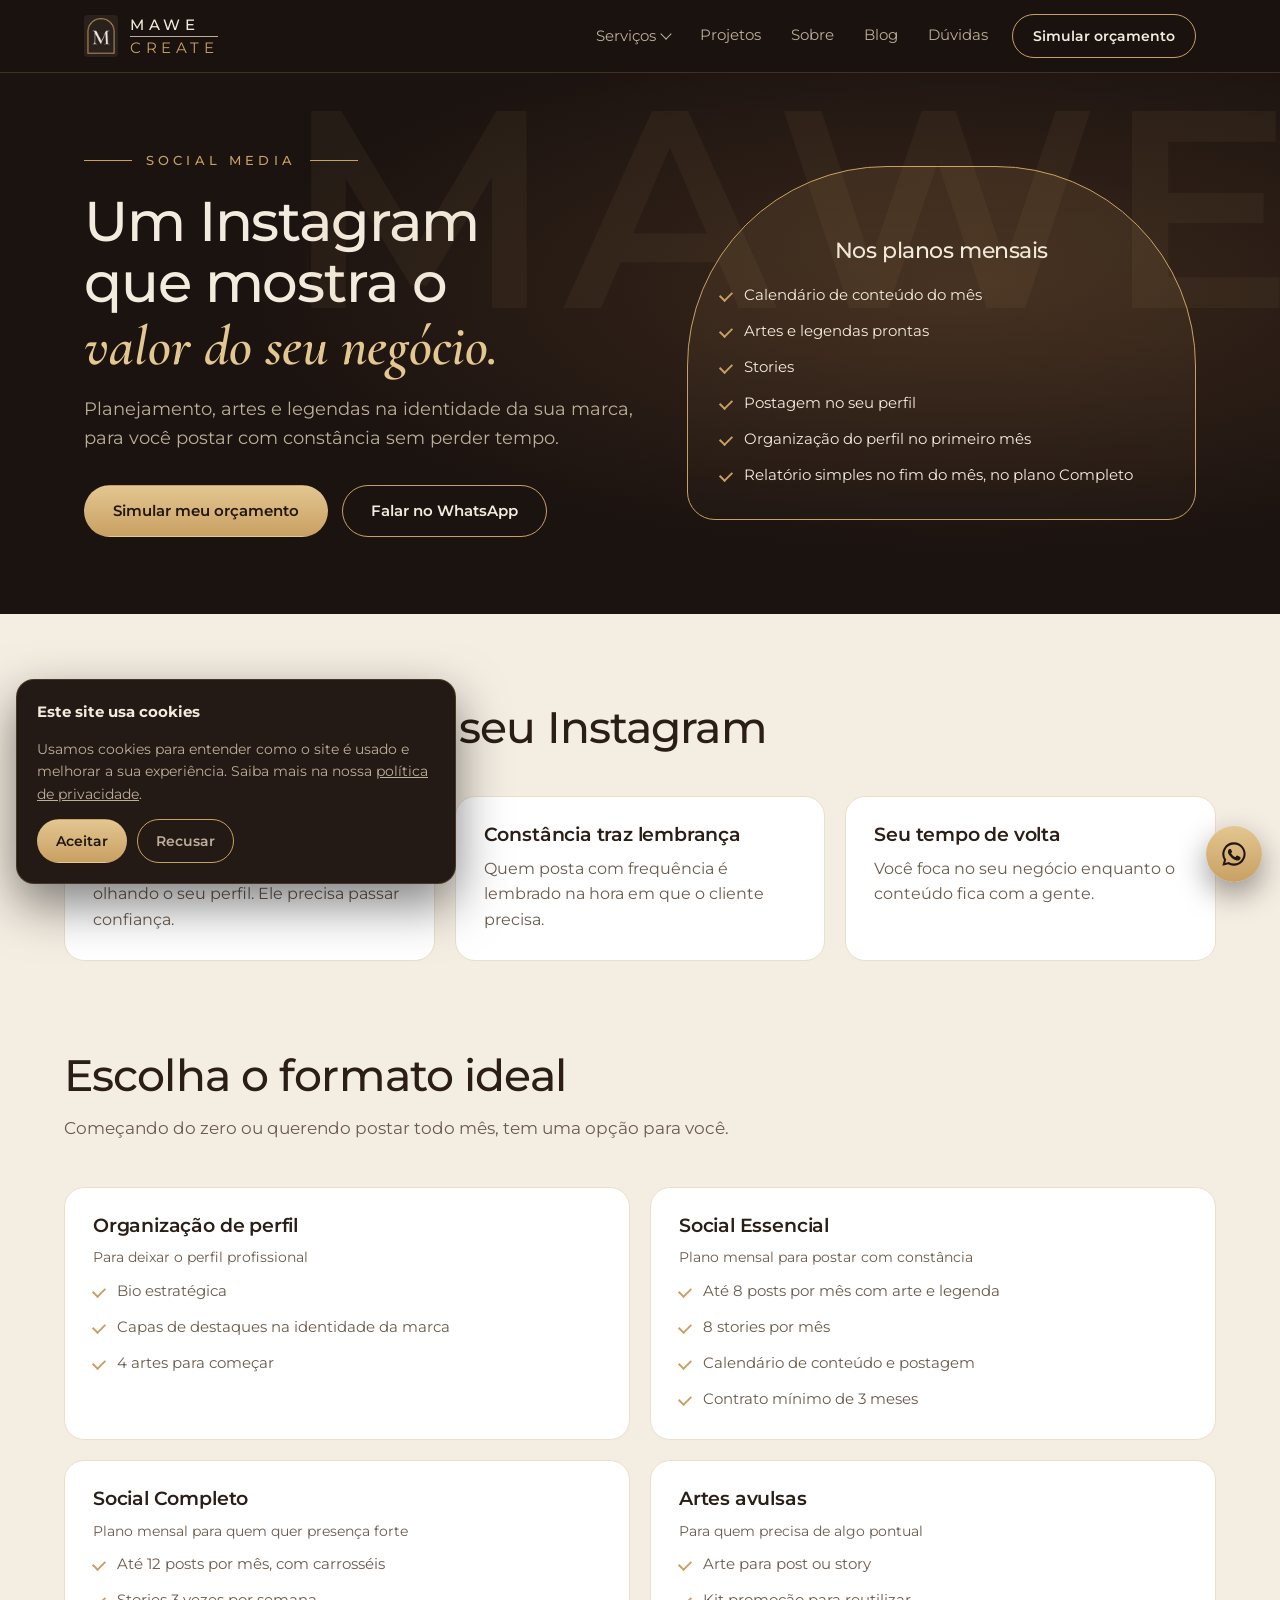
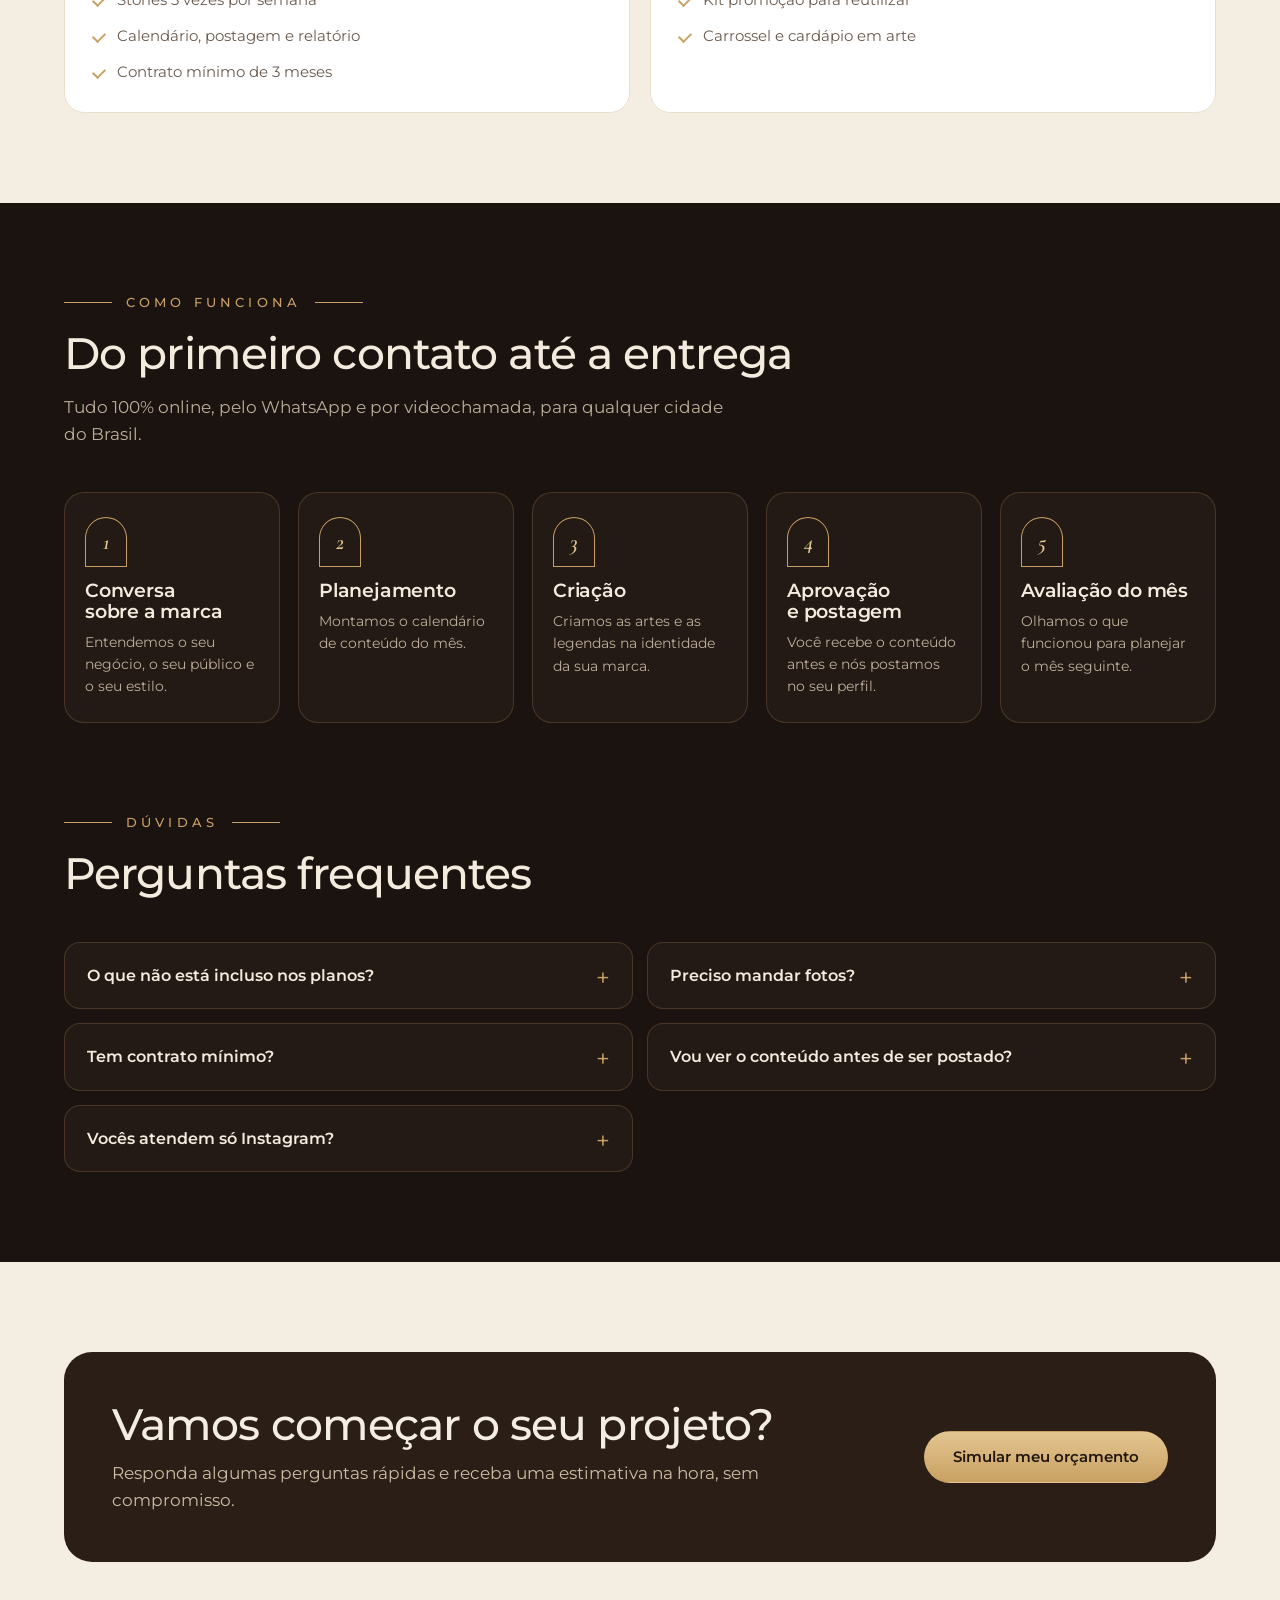
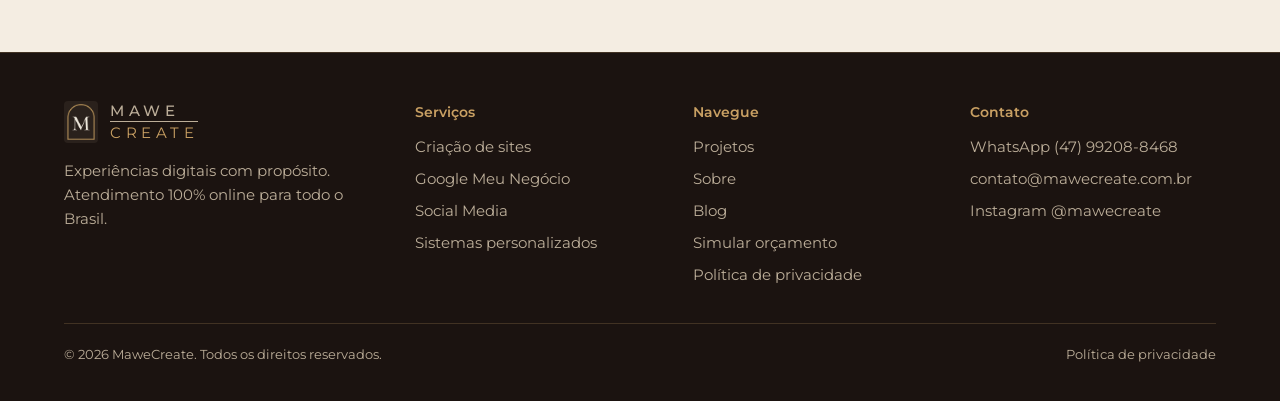
<file: social-media.html>
<!DOCTYPE html>
<html lang="pt-BR">
<head>
<meta charset="utf-8">
<meta name="viewport" content="width=device-width, initial-scale=1">
<title>Social Media e gestão de Instagram | MaweCreate</title>
<meta name="description" content="Organização de perfil, artes, legendas e gestão mensal de Instagram na identidade da sua marca.">
<link rel="canonical" href="https://mawecreate.com.br/social-media.html">
<meta name="robots" content="index, follow, max-image-preview:large">
<meta name="theme-color" content="#1b1310">
<link rel="icon" type="image/png" sizes="48x48" href="assets/favicon-48.png">
<link rel="apple-touch-icon" href="assets/apple-touch-icon.png">
<link rel="manifest" href="site.webmanifest">
<meta property="og:type" content="website">
<meta property="og:locale" content="pt_BR">
<meta property="og:site_name" content="MaweCreate">
<meta property="og:title" content="Social Media e gestão de Instagram | MaweCreate">
<meta property="og:description" content="Organização de perfil, artes, legendas e gestão mensal de Instagram na identidade da sua marca.">
<meta property="og:url" content="https://mawecreate.com.br/social-media.html">
<meta property="og:image" content="https://mawecreate.com.br/assets/og.jpg">
<meta property="og:image:width" content="1200">
<meta property="og:image:height" content="630">
<meta name="twitter:card" content="summary_large_image">
<link rel="preconnect" href="https://fonts.googleapis.com">
<link rel="preconnect" href="https://fonts.gstatic.com" crossorigin>
<link rel="stylesheet" href="https://fonts.googleapis.com/css2?family=Cormorant+Garamond:ital,wght@0,500;0,600;1,500;1,600&family=Montserrat:wght@400;500;600&display=swap">
<link rel="stylesheet" href="assets/site.css">
<script type="application/ld+json">{"@context": "https://schema.org", "@type": "Service", "name": "Social media", "serviceType": "Social media", "description": "Organização de perfil, artes, legendas e gestão mensal de Instagram na identidade da sua marca.", "url": "https://mawecreate.com.br/social-media.html", "areaServed": {"@type": "Country", "name": "Brasil"}, "provider": {"@type": "ProfessionalService", "@id": "https://mawecreate.com.br/#empresa", "name": "MaweCreate", "url": "https://mawecreate.com.br/"}}</script>
<script type="application/ld+json">{"@context": "https://schema.org", "@type": "FAQPage", "mainEntity": [{"@type": "Question", "name": "O que não está incluso nos planos?", "acceptedAnswer": {"@type": "Answer", "text": "Responder mensagens no direct e comentários, criar anúncios pagos e editar Reels não fazem parte dos planos."}}, {"@type": "Question", "name": "Preciso mandar fotos?", "acceptedAnswer": {"@type": "Answer", "text": "Ajuda muito. Fotos reais do seu negócio passam mais confiança. Quando fizer sentido, completamos com imagens de banco."}}, {"@type": "Question", "name": "Tem contrato mínimo?", "acceptedAnswer": {"@type": "Answer", "text": "Sim. Os planos mensais têm contrato mínimo de 3 meses, que é o tempo para o conteúdo começar a dar resultado."}}, {"@type": "Question", "name": "Vou ver o conteúdo antes de ser postado?", "acceptedAnswer": {"@type": "Answer", "text": "Sim. Você recebe as artes e legendas antes de irem para o perfil."}}, {"@type": "Question", "name": "Vocês atendem só Instagram?", "acceptedAnswer": {"@type": "Answer", "text": "Hoje o nosso foco é o Instagram. Outras redes podem ser conversadas."}}]}</script>
</head>
<body>
<header class="top" id="top">
 <div class="wrap">
  <a class="brand" href="index.html" aria-label="MaweCreate, página inicial"><img src="assets/simbolo-mawe.png" alt="" width="34" height="42"><span><b>MAWE</b><i>CREATE</i></span></a>
  <nav id="nav" aria-label="Menu principal">
   <div class="dd" id="dd"><button class="ddb" id="ddb" type="button" aria-expanded="false" aria-controls="ddm">Serviços</button><div class="ddm" id="ddm"><a href="criacao-de-sites.html"><b>Criação de sites</b><small>One page, landing page, institucional e link na bio</small></a><a href="google-meu-negocio.html"><b>Google Meu Negócio</b><small>Apareça no Google e no Maps</small></a><a href="social-media.html"><b>Social Media</b><small>Instagram organizado e conteúdo todo mês</small></a><a href="sistemas-personalizados.html"><b>Sistemas personalizados</b><small>Gestão, educação e organização pessoal</small></a></div></div>
   <a href="projetos.html">Projetos</a><a href="sobre.html">Sobre</a><a href="blog.html">Blog</a><a href="index.html#duvidas">Dúvidas</a><a class="navcta" href="orcamento.html">Simular orçamento</a>
  </nav>
  <a class="btn btn-line" href="orcamento.html">Simular orçamento</a>
  <button class="menu" id="menu" aria-label="Abrir menu" aria-expanded="false" aria-controls="nav">&#9776;</button>
 </div>
</header>
<main>
<section class="hero">
 <div class="mark" aria-hidden="true">MAWE</div>
 <div class="wrap svhero">
  <div>
   <div class="eyebrow">Social Media</div>
   <h1>Um Instagram que mostra o <span class="serif">valor do seu negócio.</span></h1>
   <p class="lead">Planejamento, artes e legendas na identidade da sua marca, para você postar com constância sem perder tempo.</p>
   <div class="ctas"><a class="btn btn-gold" href="orcamento.html#social">Simular meu orçamento</a><a class="btn btn-line" href="https://wa.me/5547992088468?text=Ol%C3%A1%21%20Vim%20pela%20p%C3%A1gina%20de%20Social%20Media%20da%20MaweCreate." target="_blank" rel="noopener">Falar no WhatsApp</a></div>
  </div>
  <div class="incl"><h2>Nos planos mensais</h2><ul><li>Calendário de conteúdo do mês</li><li>Artes e legendas prontas</li><li>Stories</li><li>Postagem no seu perfil</li><li>Organização do perfil no primeiro mês</li><li>Relatório simples no fim do mês, no plano Completo</li></ul></div>
 </div>
</section>

<section class="band light">
 <div class="wrap">
  <div class="head"><h2>Por que cuidar do seu Instagram</h2></div>
  <div class="benefits"><div class="card"><h3>É a primeira impressão</h3><p class="mute">Muita gente decide se compra olhando o seu perfil. Ele precisa passar confiança.</p></div><div class="card"><h3>Constância traz lembrança</h3><p class="mute">Quem posta com frequência é lembrado na hora em que o cliente precisa.</p></div><div class="card"><h3>Seu tempo de volta</h3><p class="mute">Você foca no seu negócio enquanto o conteúdo fica com a gente.</p></div></div>
 </div>
</section>

<section class="band light" style="padding-top:0">
 <div class="wrap">
  <div class="head"><h2>Escolha o formato ideal</h2><p class="lead">Começando do zero ou querendo postar todo mês, tem uma opção para você.</p></div>
  <div class="opts3 n4"><div class="opt"><h3>Organização de perfil</h3><p class="when">Para deixar o perfil profissional</p><ul><li>Bio estratégica</li><li>Capas de destaques na identidade da marca</li><li>4 artes para começar</li></ul></div><div class="opt"><h3>Social Essencial</h3><p class="when">Plano mensal para postar com constância</p><ul><li>Até 8 posts por mês com arte e legenda</li><li>8 stories por mês</li><li>Calendário de conteúdo e postagem</li><li>Contrato mínimo de 3 meses</li></ul></div><div class="opt"><h3>Social Completo</h3><p class="when">Plano mensal para quem quer presença forte</p><ul><li>Até 12 posts por mês, com carrosséis</li><li>Stories 3 vezes por semana</li><li>Calendário, postagem e relatório</li><li>Contrato mínimo de 3 meses</li></ul></div><div class="opt"><h3>Artes avulsas</h3><p class="when">Para quem precisa de algo pontual</p><ul><li>Arte para post ou story</li><li>Kit promoção para reutilizar</li><li>Carrossel e cardápio em arte</li></ul></div></div>
 </div>
</section>

<section class="band">
 <div class="wrap">
  <div class="head"><div class="eyebrow">Como funciona</div><h2>Do primeiro contato até a entrega</h2><p class="lead">Tudo 100% online, pelo WhatsApp e por videochamada, para qualquer cidade do Brasil.</p></div>
  <ol class="steps"><li><h3>Conversa sobre a marca</h3><p>Entendemos o seu negócio, o seu público e o seu estilo.</p></li><li><h3>Planejamento</h3><p>Montamos o calendário de conteúdo do mês.</p></li><li><h3>Criação</h3><p>Criamos as artes e as legendas na identidade da sua marca.</p></li><li><h3>Aprovação e postagem</h3><p>Você recebe o conteúdo antes e nós postamos no seu perfil.</p></li><li><h3>Avaliação do mês</h3><p>Olhamos o que funcionou para planejar o mês seguinte.</p></li></ol>
 </div>
</section>

<section class="band" style="padding-top:0">
 <div class="wrap">
  <div class="head"><div class="eyebrow">Dúvidas</div><h2>Perguntas frequentes</h2></div>
  <div class="faq"><details><summary>O que não está incluso nos planos?</summary><p>Responder mensagens no direct e comentários, criar anúncios pagos e editar Reels não fazem parte dos planos.</p></details><details><summary>Preciso mandar fotos?</summary><p>Ajuda muito. Fotos reais do seu negócio passam mais confiança. Quando fizer sentido, completamos com imagens de banco.</p></details><details><summary>Tem contrato mínimo?</summary><p>Sim. Os planos mensais têm contrato mínimo de 3 meses, que é o tempo para o conteúdo começar a dar resultado.</p></details><details><summary>Vou ver o conteúdo antes de ser postado?</summary><p>Sim. Você recebe as artes e legendas antes de irem para o perfil.</p></details><details><summary>Vocês atendem só Instagram?</summary><p>Hoje o nosso foco é o Instagram. Outras redes podem ser conversadas.</p></details></div>
 </div>
</section>

<section class="band light">
 <div class="wrap simcta">
  <div><h2>Vamos começar o seu projeto?</h2><p class="lead">Responda algumas perguntas rápidas e receba uma estimativa na hora, sem compromisso.</p></div>
  <a class="btn btn-gold" href="orcamento.html#social">Simular meu orçamento</a>
 </div>
</section>
</main>

<footer>
 <div class="wrap">
  <div><a class="brand" href="index.html"><img src="assets/simbolo-mawe.png" alt="" width="34" height="42"><span><b>MAWE</b><i>CREATE</i></span></a><p class="mute" style="margin-top:16px;max-width:36ch;font-size:15px">Experiências digitais com propósito. Atendimento 100% online para todo o Brasil.</p></div>
  <div><h4>Serviços</h4><ul><li><a href="criacao-de-sites.html">Criação de sites</a></li><li><a href="google-meu-negocio.html">Google Meu Negócio</a></li><li><a href="social-media.html">Social Media</a></li><li><a href="sistemas-personalizados.html">Sistemas personalizados</a></li></ul></div>
  <div><h4>Navegue</h4><ul><li><a href="projetos.html">Projetos</a></li><li><a href="sobre.html">Sobre</a></li><li><a href="blog.html">Blog</a></li><li><a href="orcamento.html">Simular orçamento</a></li><li><a href="privacidade.html">Política de privacidade</a></li></ul></div>
  <div><h4>Contato</h4><ul><li><a href="https://wa.me/5547992088468" target="_blank" rel="noopener">WhatsApp (47) 99208-8468</a></li><li><a href="mailto:contato@mawecreate.com.br">contato@mawecreate.com.br</a></li><li><a href="https://instagram.com/mawecreate" target="_blank" rel="noopener">Instagram @mawecreate</a></li></ul></div>
 </div>
 <p class="copy"><span>© 2026 MaweCreate. Todos os direitos reservados.</span><a href="privacidade.html">Política de privacidade</a></p>
</footer>
<a class="wa" href="https://wa.me/5547992088468?text=Ol%C3%A1%21%20Vim%20pelo%20site%20da%20MaweCreate." target="_blank" rel="noopener" aria-label="Falar no WhatsApp"><svg viewBox="0 0 24 24" fill="currentColor"><path d="M12 2a10 10 0 0 0-8.6 15.1L2 22l5-1.3A10 10 0 1 0 12 2zm0 18.2a8.2 8.2 0 0 1-4.2-1.1l-.3-.2-3 .8.8-2.9-.2-.3A8.2 8.2 0 1 1 12 20.2zm4.5-6.1c-.2-.1-1.5-.7-1.7-.8s-.4-.1-.6.1-.7.8-.8 1-.3.2-.5.1a6.7 6.7 0 0 1-3.3-2.9c-.3-.4.2-.4.7-1.3a.5.5 0 0 0 0-.4l-.8-1.8c-.2-.5-.4-.4-.6-.4h-.5a1 1 0 0 0-.7.3 3 3 0 0 0-.9 2.2 5.2 5.2 0 0 0 1.1 2.7 11.9 11.9 0 0 0 4.5 4c1.7.7 2.4.8 3.2.6a2.7 2.7 0 0 0 1.8-1.3 2.2 2.2 0 0 0 .2-1.3c-.1-.1-.3-.2-.5-.3z"/></svg></a>
<script src="assets/site.js" defer></script>
<div class="cookie" id="cookie" role="dialog" aria-label="Aviso de cookies" hidden>
 <strong>Este site usa cookies</strong>
 <p>Usamos cookies para entender como o site é usado e melhorar a sua experiência. Saiba mais na nossa <a href="privacidade.html">política de privacidade</a>.</p>
 <div class="row"><button class="btn btn-gold" type="button" data-c="aceito">Aceitar</button><button class="btn btn-line" type="button" data-c="recusado">Recusar</button></div>
</div>
</body>
</html>
</file>
<file: assets/site.css>
/* VOICE  agência boutique: elegante, confiante, perto do cliente
   IDEA   a vitrine de um estúdio: o arco do logo vira moldura dos trabalhos reais
   PICTURE três celulares com sites entregues dentro do arco dourado
   COLOUR marrom café profundo, creme e dourado do logo (paleta fixa da marca)
   TYPE   Montserrat nos títulos e textos, Cormorant Garamond itálico no destaque
   LAYOUT texto à esquerda e vitrine à direita no computador; no celular, texto e depois vitrine */
:root{color-scheme:dark;--bg:#1b1310;--bg2:#241a15;--line:rgba(201,160,99,.22);--ink:#f3ebdd;--mute:#bcae99;--gold:#c9a063;--gold2:#e3c690;--cream:#f4ede2;--cream2:#eadfcd;--dark:#2a1e17;--dmute:#6b5b4d}
*{box-sizing:border-box;min-width:0}
html{scroll-behavior:smooth;scroll-padding-top:80px}
body{margin:0;background:var(--bg);color:var(--ink);font:16px/1.6 Montserrat,system-ui,sans-serif;overflow-x:clip}
img{max-width:100%;display:block}
a{color:inherit}
h1,h2,h3{margin:0;font-weight:500;letter-spacing:-.02em;line-height:1.1;text-wrap:balance}
h2{font-size:clamp(28px,3.6vw,44px)}
h3{font-size:19px;font-weight:600;letter-spacing:-.01em}
p{margin:0}
.serif{font-family:"Cormorant Garamond",Georgia,serif;font-style:italic;font-weight:600;color:var(--gold2);letter-spacing:0}
.wrap{max-width:1240px;margin:0 auto}
.band{padding:clamp(56px,7vw,104px) max(5vw,16px)}
.light{background:var(--cream);color:var(--dark)}
.light .lead,.light .mute{color:var(--dmute)}
.lead{font-size:17px;color:var(--mute);max-width:62ch}
.mute{color:var(--mute)}
.eyebrow{display:flex;align-items:center;gap:14px;font-size:13px;font-weight:500;letter-spacing:.32em;text-transform:uppercase;color:var(--gold)}
.eyebrow::before,.eyebrow::after{content:"";width:48px;height:1px;background:var(--gold)}
.head{display:grid;gap:16px;margin-bottom:44px;max-width:780px}
.btn{display:inline-flex;align-items:center;justify-content:center;gap:10px;min-height:52px;padding:0 28px;border-radius:999px;font:600 15px Montserrat,sans-serif;text-decoration:none;cursor:pointer;border:1px solid var(--gold);transition:transform .2s,background .2s;text-align:center}
.btn:hover{transform:translateY(-2px)}
.btn:focus-visible,a:focus-visible,button:focus-visible,input:focus-visible,label:focus-within{outline:2px solid var(--gold2);outline-offset:3px}
.btn-gold{background:linear-gradient(180deg,var(--gold2),var(--gold));color:#22170f;border-color:transparent}
.btn-line{background:transparent;color:inherit}
.light .btn-line{border-color:var(--dark)}
.btn[disabled]{opacity:.45;cursor:not-allowed;transform:none}
/* header */
.top{position:sticky;top:0;z-index:20;background:rgba(27,19,16,.9);backdrop-filter:blur(12px);border-bottom:1px solid var(--line)}
.top .wrap{display:flex;align-items:center;gap:24px;padding:14px max(5vw,16px)}
.brand{display:flex;align-items:center;gap:12px;text-decoration:none}
.brand img{width:34px;height:42px;border-radius:4px}
.brand span{display:grid;line-height:1.05;font-size:15px;letter-spacing:.3em}
.brand b{font-weight:500}
.brand i{font-style:normal;color:var(--gold);border-top:1px solid var(--mute);padding-top:3px;margin-top:3px}
nav{display:flex;gap:30px;margin-left:auto}
nav a{text-decoration:none;font-size:15px;color:var(--mute)}
nav a:hover{color:var(--ink)}
.top .btn{min-height:44px;padding:0 20px;font-size:14px}
.menu{display:none;margin-left:auto;background:none;border:1px solid var(--line);color:var(--ink);border-radius:10px;width:44px;height:44px;font-size:20px;cursor:pointer}
/* hero */
.hero{position:relative;overflow:hidden;background:radial-gradient(80% 70% at 75% 40%,#3a271b 0%,var(--bg) 70%)}
.hero .wrap{display:grid;grid-template-columns:minmax(0,1.05fr) minmax(0,.95fr);gap:40px;align-items:center;padding:clamp(48px,6vw,88px) max(5vw,16px) clamp(56px,6vw,96px)}
.mark{position:absolute;right:-2vw;top:4%;font:600 clamp(120px,22vw,330px)/.8 Montserrat,sans-serif;letter-spacing:.04em;color:rgba(201,160,99,.06);pointer-events:none;user-select:none}
.hero h1{font-size:clamp(36px,5vw,62px);margin:22px 0 20px}
.hero .lead{font-size:18px}
.ctas{display:flex;flex-wrap:wrap;gap:14px;margin-top:32px}
.tags{margin-top:26px;font-size:14px;color:var(--mute);letter-spacing:.02em}
.tags b{color:var(--gold);font-weight:500;margin:0 8px}
.stage{position:relative;height:clamp(420px,46vw,560px)}
.arch{position:absolute;left:50%;bottom:0;width:min(78%,400px);height:92%;transform:translateX(-50%);border:2px solid var(--gold);border-radius:999px 999px 6px 6px;background:linear-gradient(180deg,rgba(201,160,99,.16),rgba(201,160,99,0) 70%)}
.phone{position:absolute;bottom:6%;width:clamp(128px,15vw,188px);aspect-ratio:480/870;border-radius:26px;border:7px solid #0f0b09;background:#0f0b09;box-shadow:0 30px 60px rgba(0,0,0,.45);overflow:hidden}
.phone img{width:100%;height:100%;object-fit:cover;object-position:top;border-radius:19px}
.p1{left:6%;transform:rotate(-9deg);bottom:10%}
.p2{left:50%;transform:translateX(-50%);z-index:2;width:clamp(144px,17vw,212px);animation:float 6s ease-in-out infinite}
.p3{right:6%;transform:rotate(9deg);bottom:10%}
@keyframes float{50%{transform:translateX(-50%) translateY(-12px)}}
/* cards */
.grid2{display:grid;grid-template-columns:repeat(2,minmax(0,1fr));gap:20px}
.card{padding:28px;border-radius:20px;background:var(--bg2);border:1px solid var(--line);display:grid;gap:10px;align-content:start}
.light .card{background:#fff;border-color:var(--cream2)}
.ico{width:46px;height:46px;border-radius:14px;display:grid;place-items:center;background:rgba(201,160,99,.14);color:var(--gold)}
.ico svg{width:24px;height:24px}
.close{margin-top:36px;display:flex;flex-wrap:wrap;align-items:center;justify-content:space-between;gap:20px;padding:28px 32px;border-radius:20px;background:var(--dark);color:var(--cream)}
.close p{font-size:22px;font-weight:500}
.segs{display:flex;flex-wrap:wrap;gap:12px;margin-top:28px}
.segs span{padding:12px 20px;border-radius:999px;border:1px solid var(--line);font-size:15px}
.svc{display:grid;grid-template-columns:repeat(2,minmax(0,1fr));gap:20px}
.svc .card{padding:32px;gap:14px}
.svc ul{margin:4px 0 8px;padding:0;list-style:none;display:grid;gap:8px}
.svc li{padding-left:22px;position:relative;font-size:15px;color:var(--mute)}
.svc li::before{content:"";position:absolute;left:0;top:9px;width:10px;height:6px;border-left:2px solid var(--gold);border-bottom:2px solid var(--gold);transform:rotate(-45deg)}
.svc .link{margin-top:auto;font-weight:600;color:var(--gold2);padding:8px 0;text-decoration:none}
/* projects */
.filters{display:flex;flex-wrap:wrap;gap:10px;margin-bottom:28px}
.filters button{min-height:44px;padding:0 20px;border-radius:999px;border:1px solid var(--cream2);background:#fff;color:var(--dark);font:500 14px Montserrat,sans-serif;cursor:pointer}
.filters button[aria-pressed=true]{background:var(--dark);color:var(--cream);border-color:var(--dark)}
.works{display:grid;grid-template-columns:repeat(auto-fill,minmax(min(300px,100%),1fr));gap:22px}
.work{border-radius:22px;background:#fff;border:1px solid var(--cream2);overflow:hidden;display:flex;flex-direction:column}
.shot{height:300px;background:linear-gradient(180deg,var(--cream2),#e2d3bb);display:grid;place-items:end center;padding-top:28px;overflow:hidden}
.shot .phone{position:static;width:190px;border-width:6px;transform:translateY(40px)}
.shot.txt{place-items:center;padding:0}
.shot.txt div{width:170px;height:220px;border:2px solid var(--gold);border-radius:999px 999px 6px 6px;display:grid;place-items:center;text-align:center;font:italic 600 30px/1.05 "Cormorant Garamond",serif;color:var(--dark)}
.work .body{padding:22px 24px 24px;display:grid;gap:8px;flex:1}
.badge{justify-self:start;font-size:12px;font-weight:600;padding:5px 12px;border-radius:999px;background:var(--cream2);color:var(--dark)}
.badge.real{background:var(--dark);color:var(--gold2)}
.work .seg{font-size:14px;color:var(--dmute)}
.work p{font-size:15px}
.work a{margin-top:6px;font-weight:600;font-size:15px;color:#8a6a35}
/* about */
.about{display:grid;grid-template-columns:minmax(0,.85fr) minmax(0,1.15fr);gap:clamp(32px,5vw,72px);align-items:center}
.photo{border-radius:999px 999px 24px 24px;overflow:hidden;border:2px solid var(--gold);background:#efefee;aspect-ratio:4/5;max-width:440px;width:100%;justify-self:center}
.photo img{width:100%;height:100%;object-fit:cover;object-position:center 20%}
.cap{text-align:center;font-size:14px;margin-top:14px;color:var(--dmute)}
.difs{display:grid;grid-template-columns:repeat(2,minmax(0,1fr));gap:22px 28px;margin:30px 0}
.difs h3{font-size:17px;margin-bottom:6px}
.difs p{font-size:15px;color:var(--dmute)}
.fronts{display:flex;flex-wrap:wrap;gap:10px}
.fronts span{padding:10px 16px;border-radius:12px;background:#fff;border:1px solid var(--cream2);font-size:14px;font-weight:500}
/* steps */
.steps{display:grid;grid-template-columns:repeat(5,minmax(0,1fr));gap:18px;list-style:none;margin:0;padding:0;counter-reset:s}
.steps li{counter-increment:s;padding:24px 20px;border-radius:20px;border:1px solid var(--line);background:var(--bg2);display:grid;gap:8px;align-content:start}
.steps li::before{content:counter(s);width:40px;height:48px;border:1.5px solid var(--gold);border-radius:999px 999px 4px 4px;display:grid;place-items:center;color:var(--gold2);font:italic 600 22px "Cormorant Garamond",serif;margin-bottom:6px}
.steps p{font-size:14px;color:var(--mute)}
.simcta{display:grid;grid-template-columns:minmax(0,1.3fr) auto;align-items:center;gap:28px;padding:clamp(28px,4vw,48px);border-radius:28px;background:var(--dark);color:var(--cream)}
.simcta .lead{color:#cdbda4;margin-top:12px}
/* faq */
.faq{display:grid;grid-template-columns:repeat(2,minmax(0,1fr));gap:14px}
details{border:1px solid var(--line);border-radius:16px;background:var(--bg2);padding:0 22px}
summary{cursor:pointer;list-style:none;padding:20px 28px 20px 0;font-weight:600;position:relative}
summary::-webkit-details-marker{display:none}
summary::after{content:"+";position:absolute;right:0;top:16px;font-size:24px;color:var(--gold);font-weight:400}
details[open] summary::after{content:"\2212"}
details p{padding:0 0 20px;color:var(--mute);font-size:15px}
/* final + footer */
.final{background:radial-gradient(70% 120% at 50% 0%,#3a271b,var(--bg) 75%);text-align:center}
.final .wrap{display:grid;justify-items:center;gap:18px}
.final .ctas{justify-content:center;margin-top:12px}
footer{border-top:1px solid var(--line);padding:48px max(5vw,16px) 36px}
footer .wrap{display:grid;grid-template-columns:minmax(0,1.3fr) repeat(3,minmax(0,1fr));gap:32px}
footer h4{margin:0 0 12px;font-size:14px;color:var(--gold);font-weight:600}
footer ul{list-style:none;margin:0;padding:0;display:grid;gap:8px;font-size:15px}
footer a{text-decoration:none;color:var(--mute)}
footer a:hover{color:var(--ink)}
.copy{max-width:1240px;margin:36px auto 0;padding-top:20px;border-top:1px solid var(--line);font-size:13px;color:var(--mute);display:flex;flex-wrap:wrap;gap:8px 24px;justify-content:space-between}
.wa{position:fixed;right:18px;bottom:18px;z-index:30;width:56px;height:56px;border-radius:50%;display:grid;place-items:center;background:linear-gradient(180deg,var(--gold2),var(--gold));color:#22170f;box-shadow:0 12px 30px rgba(0,0,0,.4)}
.wa svg{width:28px;height:28px}
/* cookies */
.cookie{position:fixed;left:16px;bottom:16px;z-index:40;width:min(440px,calc(100% - 104px));padding:20px;border-radius:18px;background:var(--bg2);border:1px solid var(--line);box-shadow:0 20px 50px rgba(0,0,0,.5);display:grid;gap:14px;font-size:14px;color:var(--mute)}
.cookie[hidden]{display:none}
.cookie strong{color:var(--ink);font-size:15px}
.cookie .row{display:flex;flex-wrap:wrap;gap:10px}
.cookie .btn{min-height:44px;padding:0 18px;font-size:14px}
/* wizard */
.wiz{max-width:760px;margin:0 auto}
.bar{height:6px;border-radius:9px;background:var(--cream2);overflow:hidden;margin:18px 0 32px}
.bar i{display:block;height:100%;width:0;background:linear-gradient(90deg,var(--gold),var(--gold2));transition:width .3s}
.stepq{display:none}
.stepq.on{display:block}
.stepq h2{font-size:clamp(26px,3.2vw,36px);margin-bottom:10px}
.stepq .hint{color:var(--dmute);margin-bottom:24px}
.choices{display:grid;gap:12px}
.choices label{position:relative;display:grid;gap:2px;padding:16px 20px 16px 54px;border-radius:16px;border:1px solid #d6c7af;background:#fff;cursor:pointer;font-weight:500}
.choices label small{font-weight:400;color:var(--dmute);font-size:14px}
.choices input{position:absolute;left:20px;top:19px;width:20px;height:20px;accent-color:var(--dark)}
.choices label:has(input:checked){border-color:var(--dark);box-shadow:0 0 0 1px var(--dark)}
.fields{display:grid;gap:16px}
.fields label{display:grid;gap:6px;font-size:14px;font-weight:600}
.fields input{height:52px;padding:0 16px;border-radius:12px;border:1px solid #d6c7af;background:#fff;font:16px Montserrat,sans-serif;color:var(--dark)}
.nav{display:flex;justify-content:space-between;gap:12px;margin-top:32px;flex-wrap:wrap}
.err{color:#9b2c1f;font-size:14px;margin-top:12px;min-height:1.4em}
.done{display:none;padding:clamp(24px,4vw,40px);border-radius:24px;background:var(--dark);color:var(--cream)}
.done.on{display:grid;gap:16px}
.done .k{font-size:14px;color:#cdbda4}
.total{font-size:clamp(40px,6vw,60px);font-weight:600;letter-spacing:-.02em;line-height:1;white-space:nowrap}
.monthly{color:var(--gold2);font-weight:500;font-size:18px}
.items{list-style:none;margin:0;padding:14px 0;border-block:1px solid rgba(243,235,221,.14);display:grid;gap:10px;font-size:15px}
.items li{display:flex;justify-content:space-between;gap:12px}
.items span:last-child{white-space:nowrap;color:var(--gold2)}
.note{font-size:14px;color:#cdbda4}
.tip{font-size:14px;padding:12px 14px;border-radius:12px;background:rgba(201,160,99,.14);color:var(--gold2)}
.tip:empty{display:none}
.legal{max-width:760px;margin:0 auto}
.legal h1{font-size:clamp(32px,4vw,46px);margin-bottom:12px}
.legal h2{font-size:22px;margin:36px 0 10px}
.legal p,.legal li{color:var(--dmute)}
.legal p+p{margin-top:12px}
@media (prefers-reduced-motion:reduce){.p2{animation:none}html{scroll-behavior:auto}.btn{transition:none}.bar i{transition:none}}
@media (max-width:1000px){.steps{grid-template-columns:repeat(2,minmax(0,1fr))}.steps li:last-child{grid-column:1/-1}}
@media (max-width:900px){
 nav,.top .btn{display:none}
 .menu{display:block}
 .top.open nav{display:grid;position:absolute;top:100%;left:0;right:0;gap:0;background:var(--bg);border-bottom:1px solid var(--line);padding:8px max(5vw,16px) 16px}
 .top.open nav a{padding:14px 0;border-bottom:1px solid var(--line)}
 .hero .wrap,.about,.simcta{grid-template-columns:minmax(0,1fr)}
 .stage{height:440px;max-width:520px;width:100%;justify-self:center}
}
@media (max-width:640px){
 .grid2,.svc,.difs,.faq{grid-template-columns:minmax(0,1fr)}
 .steps{grid-template-columns:minmax(0,1fr)}
 .stage{height:380px}
 footer .wrap{grid-template-columns:minmax(0,1fr)}
 .close p{font-size:19px}
 .card,.svc .card{padding:24px}
 .nav .btn{flex:1}
}

/* páginas de serviço */
.svhero{display:grid;grid-template-columns:minmax(0,1.1fr) minmax(0,.9fr);gap:clamp(32px,5vw,64px);align-items:center;padding:clamp(48px,6vw,88px) max(5vw,16px)}
.svhero h1{font-size:clamp(34px,4.6vw,56px);margin:20px 0 18px}
.incl{padding:32px;border-radius:28px;border:1.5px solid var(--gold);background:linear-gradient(180deg,rgba(201,160,99,.12),rgba(201,160,99,.02));border-top-left-radius:200px;border-top-right-radius:200px;padding-top:72px}
.incl h2{font-size:22px;text-align:center;margin-bottom:20px}
.incl ul,.opt ul{list-style:none;margin:0;padding:0;display:grid;gap:12px}
.incl li,.opt li{padding-left:24px;position:relative;font-size:15px}
.incl li{color:var(--ink)}
.incl li::before,.opt li::before{content:"";position:absolute;left:0;top:8px;width:10px;height:6px;border-left:2px solid var(--gold);border-bottom:2px solid var(--gold);transform:rotate(-45deg)}
.opts3{display:grid;grid-template-columns:repeat(auto-fit,minmax(min(300px,100%),1fr));gap:20px}
.opts3.n4{grid-template-columns:repeat(2,minmax(0,1fr))}
.opt{padding:28px;border-radius:20px;background:#fff;border:1px solid var(--cream2);display:grid;gap:10px;align-content:start}
.opt .when{font-size:14px;color:var(--dmute)}
.opt li{color:var(--dmute)}
.benefits{display:grid;grid-template-columns:repeat(3,minmax(0,1fr));gap:20px}
.case{display:grid;grid-template-columns:auto minmax(0,1fr);gap:clamp(24px,4vw,48px);align-items:center;padding:clamp(24px,4vw,40px);border-radius:28px;background:#fff;border:1px solid var(--cream2)}
.case .phone{position:static;width:180px;border-width:6px}
.case p+p{margin-top:12px}
.more{display:inline-block;margin-top:24px;font-weight:600;color:#8a6a35}
@media (max-width:900px){.svhero{grid-template-columns:minmax(0,1fr)}.benefits{grid-template-columns:minmax(0,1fr)}}
@media (max-width:640px){.case{grid-template-columns:minmax(0,1fr);justify-items:center}footer .wrap{grid-template-columns:minmax(0,1fr)}}
@media (max-width:900px) and (min-width:641px){footer .wrap{grid-template-columns:repeat(2,minmax(0,1fr))}}
@media (max-width:640px){.opts3.n4{grid-template-columns:minmax(0,1fr)}.eyebrow{gap:10px;letter-spacing:.24em}.eyebrow::after{display:none}.eyebrow::before{width:28px}}
/* menu de serviços */
.dd{position:relative}
.ddb{background:none;border:0;padding:0;font:15px Montserrat,sans-serif;color:var(--mute);cursor:pointer;display:inline-flex;align-items:center;gap:6px}
.ddb::after{content:"";width:7px;height:7px;border-right:1.5px solid currentColor;border-bottom:1.5px solid currentColor;transform:translateY(-2px) rotate(45deg)}
.ddb:hover,.dd.open .ddb{color:var(--ink)}
.ddm{display:none;position:absolute;top:calc(100% + 18px);left:-24px;width:320px;padding:10px;border-radius:18px;background:var(--bg2);border:1px solid var(--line);box-shadow:0 24px 50px rgba(0,0,0,.45);z-index:25}
.dd.open .ddm{display:grid;gap:2px}
.ddm a{display:grid;gap:2px;padding:12px 14px;border-radius:12px;text-decoration:none}
.ddm a:hover{background:rgba(201,160,99,.1)}
.ddm b{font-weight:600;color:var(--ink);font-size:15px}
.ddm small{font-size:13px;color:var(--mute)}
@media (max-width:900px){
 .top.open nav .dd{border-bottom:1px solid var(--line);padding:14px 0 6px}
 .top.open .ddb{pointer-events:none;color:var(--gold);font-size:13px;letter-spacing:.1em;text-transform:uppercase}
 .top.open .ddb::after{display:none}
 .top.open .ddm{display:grid;position:static;width:auto;padding:4px 0 0;background:none;border:0;box-shadow:none}
 .top.open .ddm a{padding:10px 0;border-bottom:0}
 .top.open .ddm small{display:none}
 .top.open nav{max-height:calc(100svh - 72px);overflow:auto}
}
.ddm::before{content:"";position:absolute;left:0;right:0;top:-22px;height:22px}
/* menu: botão de orçamento só no celular */
.navcta{display:none}
@media (max-width:900px){.top.open .navcta{display:block;color:var(--gold2);font-weight:600;border-bottom:0}}
/* projetos */
.cases{display:grid;gap:28px}
.case2{display:grid;grid-template-columns:minmax(0,.8fr) minmax(0,1.2fr);border-radius:28px;background:#fff;border:1px solid var(--cream2);overflow:hidden}
.case2.rev{grid-template-columns:minmax(0,1.2fr) minmax(0,.8fr)}
.case2.rev .shot2{order:2}
.shot2{background:linear-gradient(180deg,var(--cream2),#e2d3bb);display:grid;place-items:center;padding:40px 24px}
.shot2 .phone{position:static;width:min(230px,70%);border-width:7px}
.txt2{padding:clamp(24px,4vw,48px);display:grid;gap:8px;align-content:center}
.txt2 h2{font-size:clamp(26px,3vw,36px);margin-top:6px}
.txt2 .seg{color:var(--dmute);margin-bottom:8px}
.txt2 h3{font-size:15px;color:#8a6a35;margin-top:12px}
.txt2 p{color:var(--dmute)}
.txt2 ul{margin:0;padding-left:20px;color:var(--dmute);display:grid;gap:4px}
/* blog */
.posts{display:grid;grid-template-columns:repeat(auto-fill,minmax(min(320px,100%),1fr));gap:22px}
.post{display:grid;gap:12px;align-content:start;padding:30px;border-radius:22px;background:#fff;border:1px solid var(--cream2);text-decoration:none;color:var(--dark);transition:transform .2s}
.post:hover{transform:translateY(-3px)}
.post h2{font-size:24px}
.post p{color:var(--dmute);font-size:15px}
.tag{justify-self:start;font-size:12px;font-weight:600;padding:5px 12px;border-radius:999px;background:var(--cream2)}
.article-head{max-width:780px;padding:clamp(40px,5vw,72px) max(5vw,16px) clamp(40px,5vw,64px);display:grid;gap:16px}
.article-head h1{font-size:clamp(32px,4.4vw,50px)}
.back{color:var(--gold2);text-decoration:none;font-weight:600;font-size:15px}
.meta{font-size:14px;color:var(--mute)}
.article{max-width:720px;margin:0 auto;font-size:17px;line-height:1.75}
.article h2{font-size:clamp(22px,2.6vw,28px);margin:40px 0 12px}
.article p,.article li{color:#4a3d33}
.article p+p{margin-top:14px}
.article ul{padding-left:22px;display:grid;gap:10px;margin:14px 0}
.article a{color:#8a6a35}
.cta-box{margin-top:48px;padding:32px;border-radius:24px;background:var(--dark);color:var(--cream)}
.cta-box h2{margin:0 0 10px;color:var(--cream)}
.cta-box p{color:#cdbda4}
.cta-box .btn-line{color:var(--cream);border-color:var(--gold)}
.cta-box a.btn-gold{color:#22170f}
/* links da bio */
.links{min-height:100svh;max-width:520px;margin:0 auto;padding:48px 20px 40px;display:grid;justify-items:center;align-content:start;gap:10px;text-align:center;background:radial-gradient(90% 50% at 50% 0%,#3a271b,transparent 70%)}
.lk-logo{border-radius:8px;margin-bottom:6px}
.links h1{font-size:30px;letter-spacing:.04em}
.lk-sub{color:var(--mute);font-size:15px;margin-bottom:18px}
.lk-list{display:grid;gap:12px;width:100%}
.lk{display:grid;gap:2px;padding:16px 20px;border-radius:16px;border:1px solid var(--line);background:var(--bg2);text-decoration:none;font-weight:600;transition:transform .2s}
.lk:hover{transform:translateY(-2px)}
.lk small{font-weight:400;font-size:13px;color:var(--mute)}
.lk.main{background:linear-gradient(180deg,var(--gold2),var(--gold));color:#22170f;border-color:transparent}
.lk.main small{color:#4a3520}
.lk-foot{margin-top:22px;font-size:14px;color:var(--mute)}
.lk-foot a{color:var(--mute)}
@media (max-width:900px){.case2,.case2.rev{grid-template-columns:minmax(0,1fr)}.case2.rev .shot2{order:0}}
@media (prefers-reduced-motion:reduce){.post,.lk{transition:none}}
</file>
